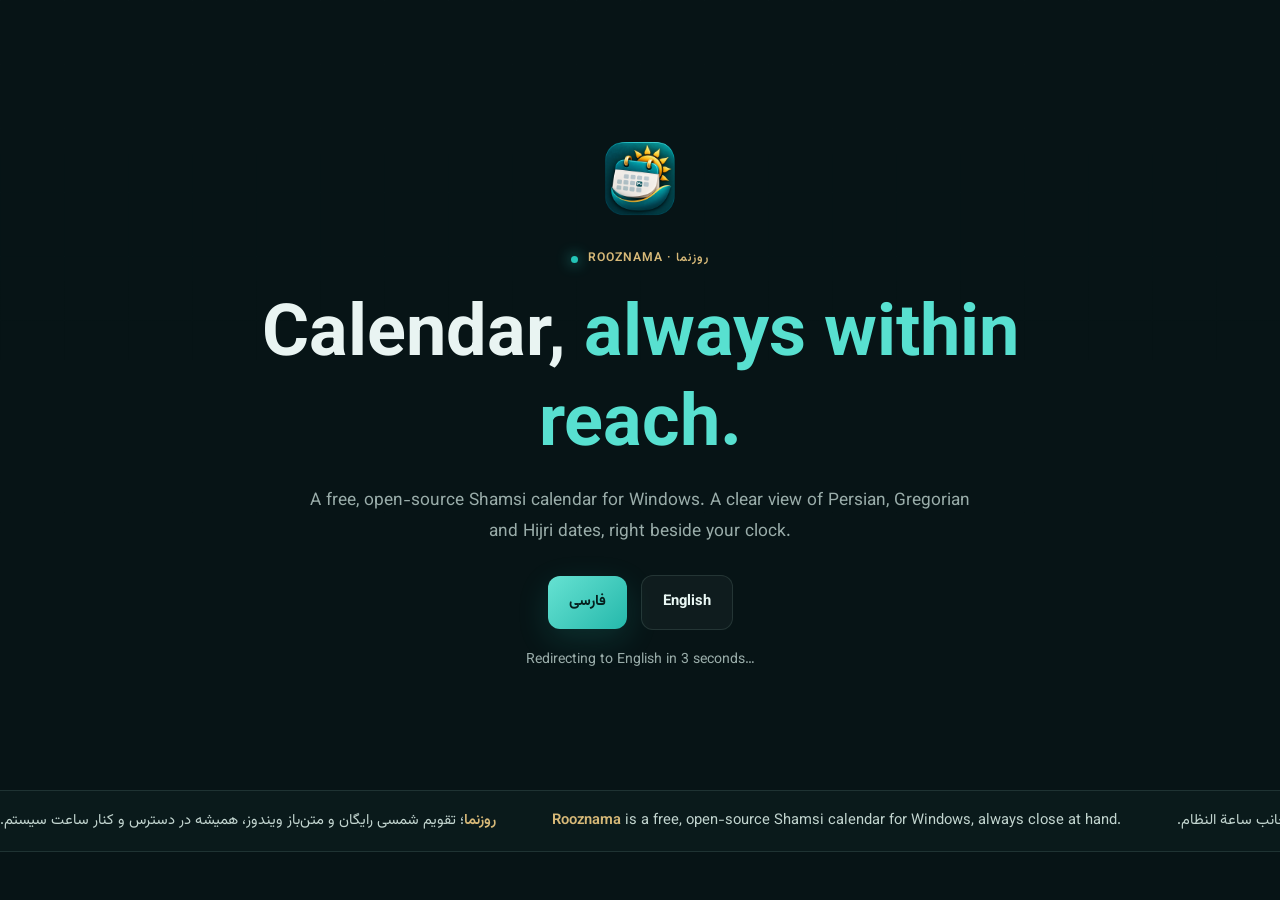
<file: docs/index.html>
<!DOCTYPE html>

<html lang="en"><head>
<meta charset="utf-8"/><meta content="width=device-width,initial-scale=1" name="viewport"/>
<meta content="#071b1d" name="theme-color"/>
<title>Rooznama | روزنما – Free Shamsi Calendar for Windows</title>
<meta content="Rooznama is a free, open-source Shamsi calendar for Windows with Persian, Gregorian and Hijri dates. روزنما، تقویم شمسی رایگان و متن‌باز ویندوز." name="description"/>
<meta content="index,follow,max-image-preview:large" name="robots"/>
<link href="favico.ico" rel="icon" sizes="any"/><link href="assets/apple-touch-icon.png" rel="apple-touch-icon"/>
<link href="styles.css" rel="stylesheet"/>
<link href="https://abulhallaj.github.io/rooznama/fa/" hreflang="fa" rel="alternate"/>
<link href="https://abulhallaj.github.io/rooznama/en/" hreflang="en" rel="alternate"/>
<link href="https://abulhallaj.github.io/rooznama/" hreflang="x-default" rel="alternate"/>

<style>
.gateway{min-height:100vh;display:flex;flex-direction:column;justify-content:center;padding:72px 0 48px}
.gateway-main{text-align:center;max-width:850px;margin:auto}
.gateway-logo{width:92px;height:92px;object-fit:contain;margin:0 auto 24px}
.gateway h1{font-size:clamp(2.4rem,6vw,4.5rem);margin:0 0 12px;line-height:1.25}
.gateway h1 span{color:var(--teal-bright)}
.gateway-lead{color:var(--muted);font-size:1.08rem;margin:0 auto 28px;max-width:680px}
.gateway-actions{justify-content:center;margin-bottom:48px}
.language-stream{overflow:hidden;border-block:1px solid var(--line);background:rgba(13,32,34,.55);padding:17px 0;margin-top:28px}
.language-stream-track{display:flex;width:max-content;gap:56px;animation:language-scroll 48s linear infinite}
.language-stream:hover .language-stream-track{animation-play-state:paused}
.language-stream span{white-space:nowrap;color:#c2d5cf;font-size:.92rem}
.language-stream b{color:var(--gold);font-weight:600}
@keyframes language-scroll{to{transform:translateX(-50%)}}
@media(prefers-reduced-motion:reduce){.language-stream-track{animation:none;flex-wrap:wrap;width:auto;justify-content:center;padding-inline:20px}}
</style></head>
<body><main class="gateway"><div class="container gateway-main">
<img alt="Rooznama icon" class="gateway-logo" src="assets/rooznama-icon-512.png"/>
<div class="eyebrow" style="justify-content:center"><span class="eyebrow-dot"></span> ROOZNAMA · روزنما</div>
<h1>Calendar, <span>always within reach.</span></h1>
<p class="gateway-lead">A free, open-source Shamsi calendar for Windows. A clear view of Persian, Gregorian and Hijri dates, right beside your clock.</p>
<div class="hero-actions gateway-actions"><a class="button button-primary" href="fa/">فارسی</a><a class="button button-secondary" href="en/">English</a></div><p class="gateway-lead" id="redirect-status" style="font-size:.88rem;margin-top:-30px;margin-bottom:28px;">Choose your language; automatic redirect in 4 seconds.</p>
</div>
<div aria-label="About Rooznama in multiple languages" class="language-stream"><div class="language-stream-track">
<span dir="rtl" lang="fa"><b>روزنما</b>؛ تقویم شمسی رایگان و متن‌باز ویندوز، همیشه در دسترس و کنار ساعت سیستم.</span>
<span lang="en"><b>Rooznama</b> is a free, open-source Shamsi calendar for Windows, always close at hand.</span>
<span dir="rtl" lang="ar"><b>روزنما</b> تقويم شمسي مجاني ومفتوح المصدر لنظام ويندوز، متاح بسهولة بجانب ساعة النظام.</span>
<span dir="rtl" lang="fa">نمایش تاریخ شمسی، میلادی و قمری؛ مبدل تاریخ و مناسبت‌ها، بدون نیاز به اینترنت برای استفاده روزمره.</span>
<span lang="en">View Persian, Gregorian and Hijri dates, convert calendars and browse observances — no internet required for everyday use.</span>
<span dir="rtl" lang="ar">عرض التواريخ الشمسية والميلادية والهجرية وتحويلها، مع المناسبات، دون الحاجة إلى الإنترنت للاستخدام اليومي.</span>
<span dir="rtl" lang="fa"><b>روزنما</b>؛ تقویم شمسی رایگان و متن‌باز ویندوز، همیشه در دسترس و کنار ساعت سیستم.</span>
<span lang="en"><b>Rooznama</b> is a free, open-source Shamsi calendar for Windows, always close at hand.</span>
<span dir="rtl" lang="ar"><b>روزنما</b> تقويم شمسي مجاني ومفتوح المصدر لنظام ويندوز، متاح بسهولة بجانب ساعة النظام.</span>
</div></div>
</main><script>(function(){
  var langs = navigator.languages && navigator.languages.length ? navigator.languages : [navigator.language || 'en'];
  var chosen = 'en';
  for (var i=0; i<langs.length; i++) {
    var lang = String(langs[i]).toLowerCase();
    if (lang.indexOf('fa') === 0) { chosen = 'fa'; break; }
    if (lang.indexOf('en') === 0) { chosen = 'en'; break; }
  }
  if (location.protocol === 'file:') return;
  var destination = chosen === 'fa' ? 'fa/' : 'en/';
  var remaining = 4;
  var status = document.getElementById('redirect-status');
  var timer = window.setInterval(function(){
    remaining--;
    if (status && remaining > 0) status.textContent = chosen === 'fa'
      ? 'انتقال خودکار به فارسی تا ' + remaining + ' ثانیه دیگر…'
      : 'Redirecting to English in ' + remaining + ' seconds…';
    if (remaining <= 0) { window.clearInterval(timer); window.location.href = destination; }
  }, 1000);
  document.querySelectorAll('.gateway-actions a').forEach(function(link){
    link.addEventListener('click', function(){ window.clearInterval(timer); });
  });
})();</script></body></html>
</file>
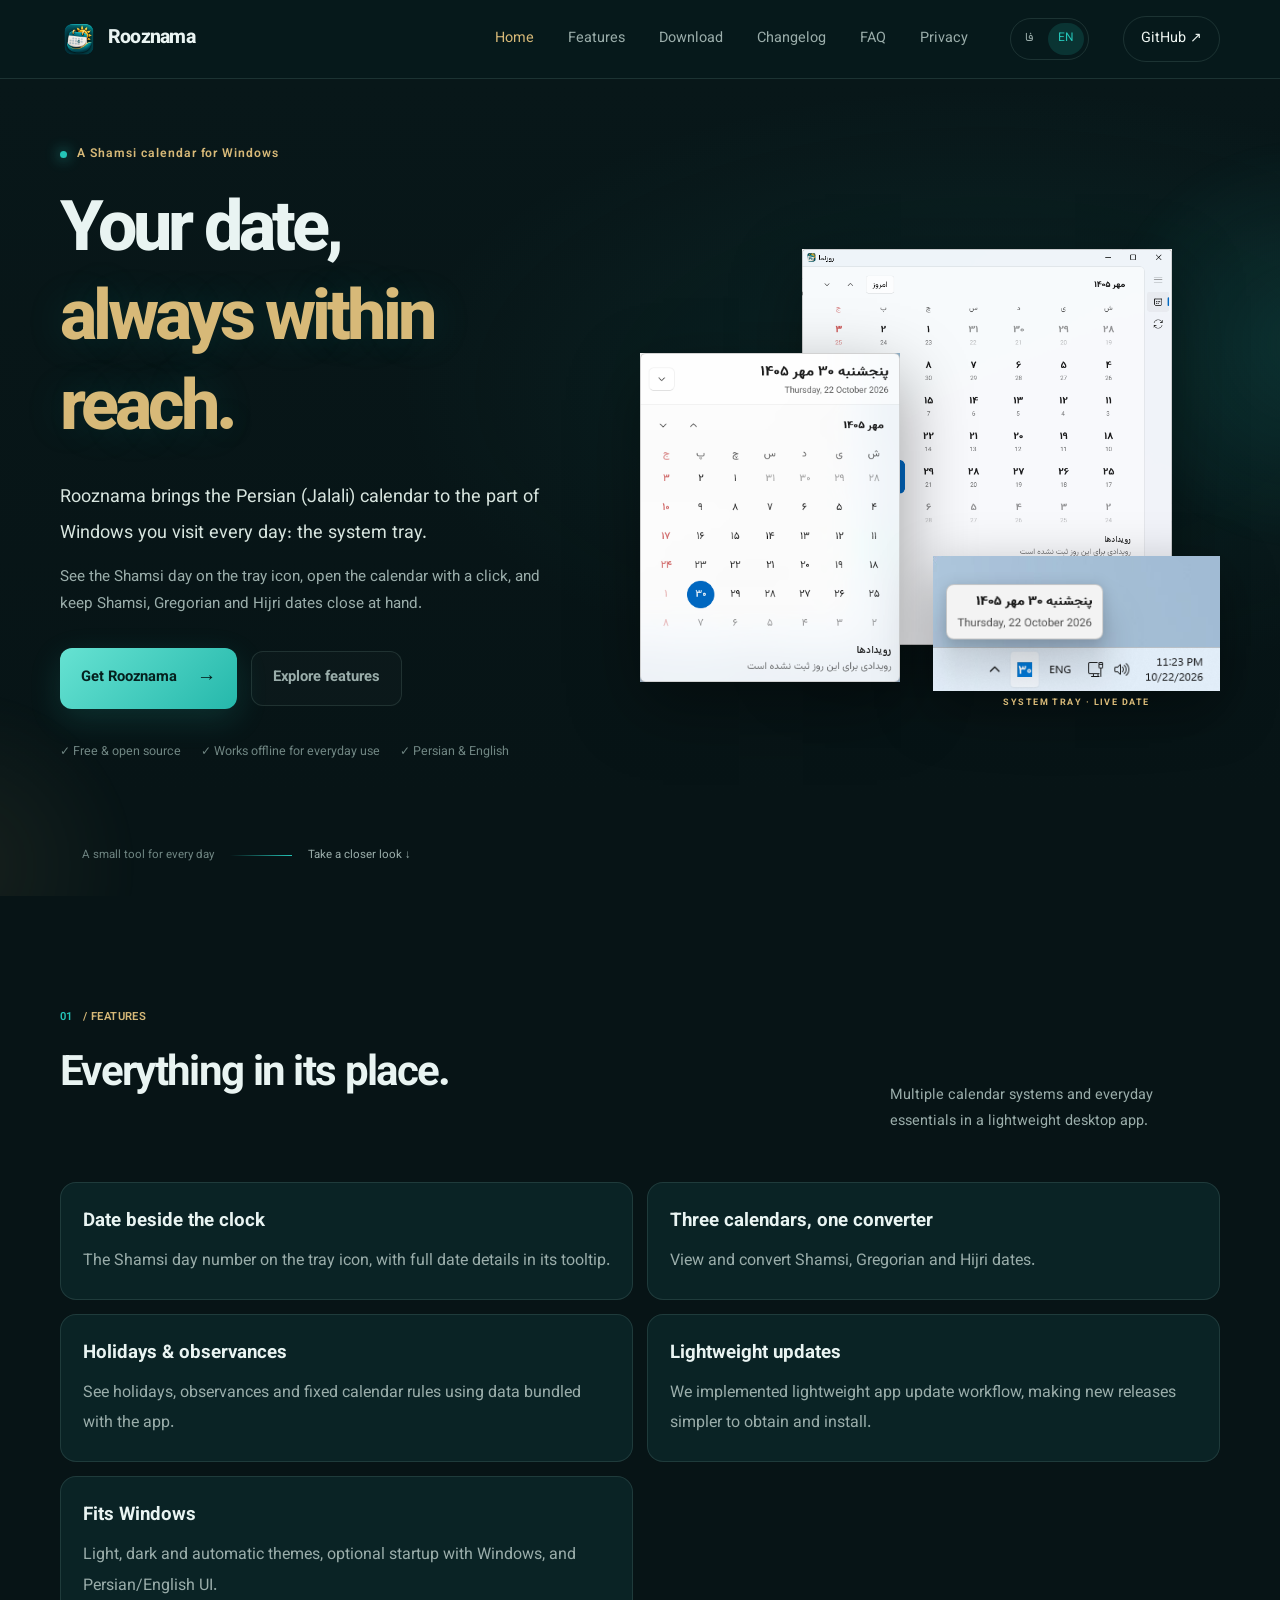
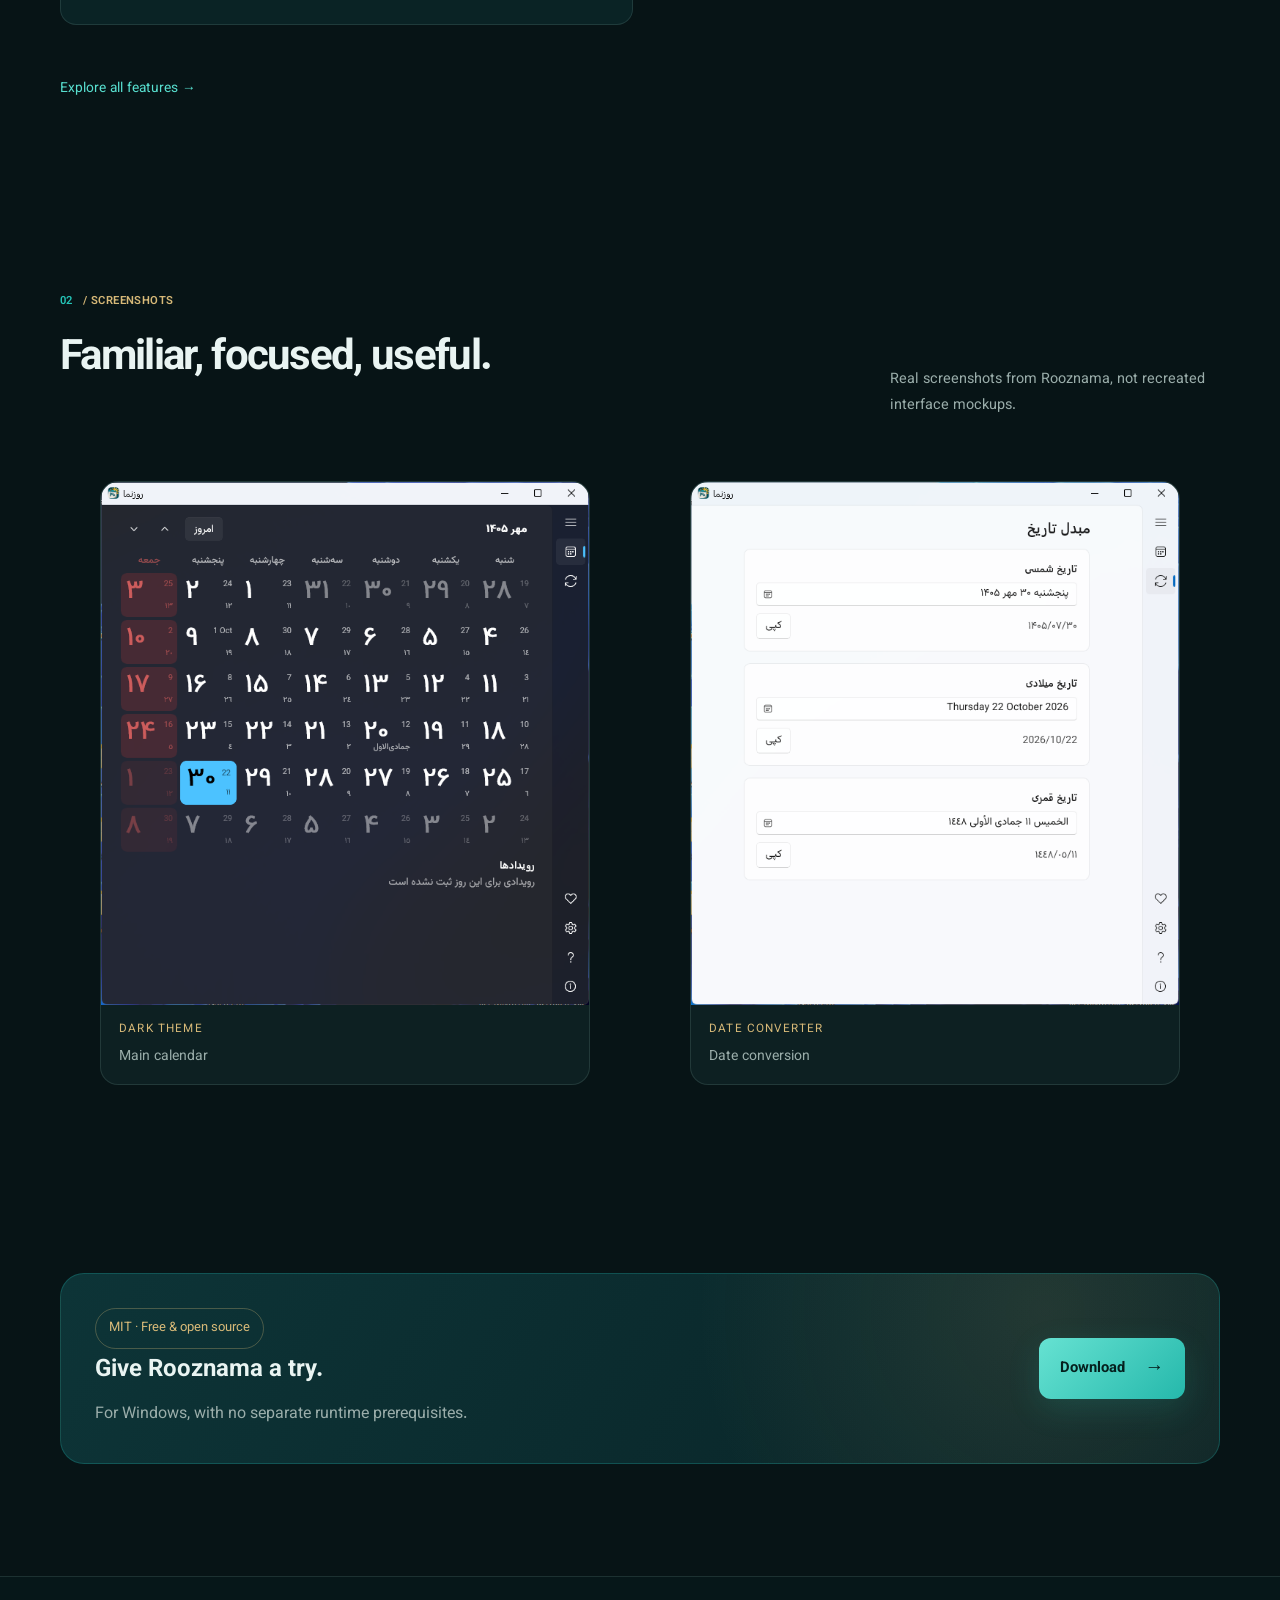
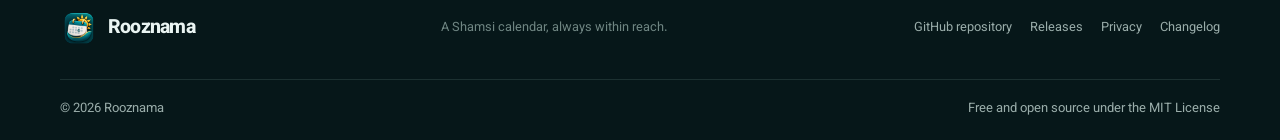
<file: docs/en/index.html>
<!DOCTYPE html>
<html dir="ltr" lang="en"><head><meta charset="utf-8"/><meta content="width=device-width,initial-scale=1" name="viewport"/><meta content="#071b1d" name="theme-color"/><title>Rooznama | Shamsi Calendar for Windows</title><meta content="Rooznama is a free, open-source Shamsi (Jalali) calendar for Windows, with a system tray date, calendar flyout, Shamsi, Gregorian and Hijri conversion, and lightweight updates." name="description"/><meta content="index,follow,max-image-preview:large" name="robots"/><link href="https://abulhallaj.github.io/rooznama/en/" rel="canonical"/><link href="../favico.ico" rel="icon" sizes="any"/><link href="../assets/apple-touch-icon.png" rel="apple-touch-icon"/><link href="../styles.css" rel="stylesheet"/><link href="https://abulhallaj.github.io/rooznama/fa/" hreflang="fa" rel="alternate"/><link href="https://abulhallaj.github.io/rooznama/en/" hreflang="en" rel="alternate"/><link href="https://abulhallaj.github.io/rooznama/en/" hreflang="x-default" rel="alternate"/><meta content="website" property="og:type"/><meta content="Rooznama | روزنما" property="og:site_name"/><meta content="Rooznama | Shamsi Calendar for Windows" property="og:title"/><meta content="Rooznama is a free, open-source Shamsi (Jalali) calendar for Windows, with a system tray date, calendar flyout, Shamsi, Gregorian and Hijri conversion, and lightweight updates." property="og:description"/><meta content="https://abulhallaj.github.io/rooznama/assets/rooznama-icon-512.png" property="og:image"/><meta content="https://abulhallaj.github.io/rooznama/en/" property="og:url"/><script type="application/ld+json">{"@context":"https://schema.org","@type":"SoftwareApplication","name":"Rooznama","alternateName":"روزنما","description":"A free, open-source Shamsi calendar for Windows, with a system tray date, Shamsi, Gregorian and Hijri conversion, and lightweight updates.","url":"https://abulhallaj.github.io/rooznama/en/","operatingSystem":"Windows 10 version 1809 or later","applicationCategory":"UtilitiesApplication","softwareVersion":"0.10.0","license":"https://github.com/Abulhallaj/rooznama/blob/main/LICENSE","codeRepository":"https://github.com/Abulhallaj/rooznama","downloadUrl":"https://github.com/Abulhallaj/rooznama/releases/latest","offers":{"@type":"Offer","price":"0","priceCurrency":"USD"}}</script></head><body><a class="skip-link" href="#main">Skip to content</a><header class="site-header"><div class="container nav-wrap"><a class="brand" href="./"><img alt="" src="../assets/rooznama-icon-512.png"/><span>Rooznama</span></a><button aria-controls="primary-nav" aria-expanded="false" aria-label="Open menu" class="menu-toggle" type="button"><span></span><span></span></button><nav aria-label="Main navigation" class="nav" id="primary-nav"><a aria-current="page" href="./">Home</a><a href="features/">Features</a><a href="download/">Download</a><a href="changelog/">Changelog</a><a href="faq/">FAQ</a><a href="privacy/">Privacy</a><div class="lang-switch"><a class="" href="../fa/">فا</a><a class="active" href="./">EN</a></div><a class="nav-github" href="https://github.com/Abulhallaj/rooznama" rel="noopener noreferrer" target="_blank">GitHub ↗</a></nav></div></header><main id="main"><section class="hero home-hero" id="top"><div class="hero-glow hero-glow-a"></div><div class="hero-glow hero-glow-b"></div><div class="container hero-grid"><div class="hero-copy reveal"><div class="eyebrow"><span class="eyebrow-dot"></span> A Shamsi calendar for Windows</div><h1>Your date,<br/><span>always within reach.</span></h1><p class="hero-lead">Rooznama brings the Persian (Jalali) calendar to the part of Windows you visit every day: the system tray.</p><p class="hero-detail">See the Shamsi day on the tray icon, open the calendar with a click, and keep Shamsi, Gregorian and Hijri dates close at hand.</p><div class="hero-actions"><a class="button button-primary" href="download/">Get Rooznama <span class="button-arrow">→</span></a><a class="button button-quiet" href="features/">Explore features</a></div><div class="hero-meta"><span>✓ Free &amp; open source</span><span>✓ Works offline for everyday use</span><span>✓ Persian &amp; English</span></div></div><div class="hero-product reveal"><div class="product-window main-window"><div class="window-top"><span class="window-title">Rooznama</span><span class="window-controls">—　□　×</span></div><img alt="Rooznama main calendar window" fetchpriority="high" src="../rooznama_mainwindow.png"/></div><div class="product-window flyout-window"><div class="flyout-label"><span class="live-dot"></span> Always close by</div><img alt="Rooznama calendar flyout beside the taskbar" src="../rooznama_flyoutwindow.png"/></div><div class="tray-tooltip-visual">
<div class="tray-tooltip-picture"><img class="tray-tooltip-light" src="../assets/rooznama_light_traytooltip.png" alt="Rooznama Shamsi and Gregorian date tooltip in light theme" loading="eager"/><img class="tray-tooltip-dark" src="../assets/rooznama_dark_traytooltip.png" alt="Rooznama Shamsi and Gregorian date tooltip in dark theme" loading="eager"/></div>
<span class="tray-tooltip-caption">SYSTEM TRAY · LIVE DATE</span></div></div><div class="container hero-bottom"><span>A small tool for every day</span><span class="scroll-line"></span><a href="#screenshots">Take a closer look ↓</a></div></section>
<section class="home-features section-pad"><div class="container"><div class="section-heading"><div><div class="section-kicker"><span>01</span> / FEATURES</div><h2>Everything in its place.</h2></div><p>Multiple calendar systems and everyday essentials in a lightweight desktop app.</p></div><div class="feature-list"><article><h3>Date beside the clock</h3><p>The Shamsi day number on the tray icon, with full date details in its tooltip.</p></article><article><h3>Three calendars, one converter</h3><p>View and convert Shamsi, Gregorian and Hijri dates.</p></article><article><h3>Holidays &amp; observances</h3><p>See holidays, observances and fixed calendar rules using data bundled with the app.</p></article><article><h3>Lightweight updates </h3><p>We implemented lightweight app update workflow, making new releases simpler to obtain and install.</p></article><article><h3>Fits Windows</h3><p>Light, dark and automatic themes, optional startup with Windows, and Persian/English UI.</p></article></div><p style="margin-top:24px"><a class="text-link" href="features/">Explore all features →</a></p></div></section>
<section class="home-screens section-pad" id="screenshots"><div class="container"><div class="section-heading"><div><div class="section-kicker"><span>02</span> / SCREENSHOTS</div><h2>Familiar, focused, useful.</h2></div><p>Real screenshots from Rooznama, not recreated interface mockups.</p></div><div class="shot-grid"><figure class="shot-card"><img alt="Rooznama main calendar in dark theme" loading="lazy" src="../assets/rooznama_dark_calendar.png"/><figcaption><small>DARK THEME</small>Main calendar</figcaption></figure><figure class="shot-card"><img alt="Three-calendar date converter in light theme" loading="lazy" src="../assets/rooznama_light_dateconvertor.png"/><figcaption><small>DATE CONVERTER</small>Date conversion</figcaption></figure></div></div></section>
<section class="section-pad"><div class="container"><div class="cta-strip"><div><span class="license-mark">MIT · Free &amp; open source</span><h2>Give Rooznama a try.</h2><p>For Windows, with no separate runtime prerequisites.</p></div><a class="button button-primary" href="download/">Download <span class="button-arrow">→</span></a></div></div></section></main><footer class="site-footer"><div class="container footer-top"><a class="brand" href="./"><img alt="" src="../assets/rooznama-icon-512.png"/><span>Rooznama</span></a><p>A Shamsi calendar, always within reach.</p><div class="footer-links"><a href="https://github.com/Abulhallaj/rooznama" rel="noopener" target="_blank">GitHub repository</a><a href="https://github.com/Abulhallaj/rooznama/releases" rel="noopener" target="_blank">Releases</a><a href="privacy/">Privacy</a><a href="changelog/">Changelog</a></div></div><div class="container footer-bottom"><span>© 2026 Rooznama</span><span>Free and open source under the MIT License</span></div></footer><script defer="" src="../script.js"></script></body></html>
</file>
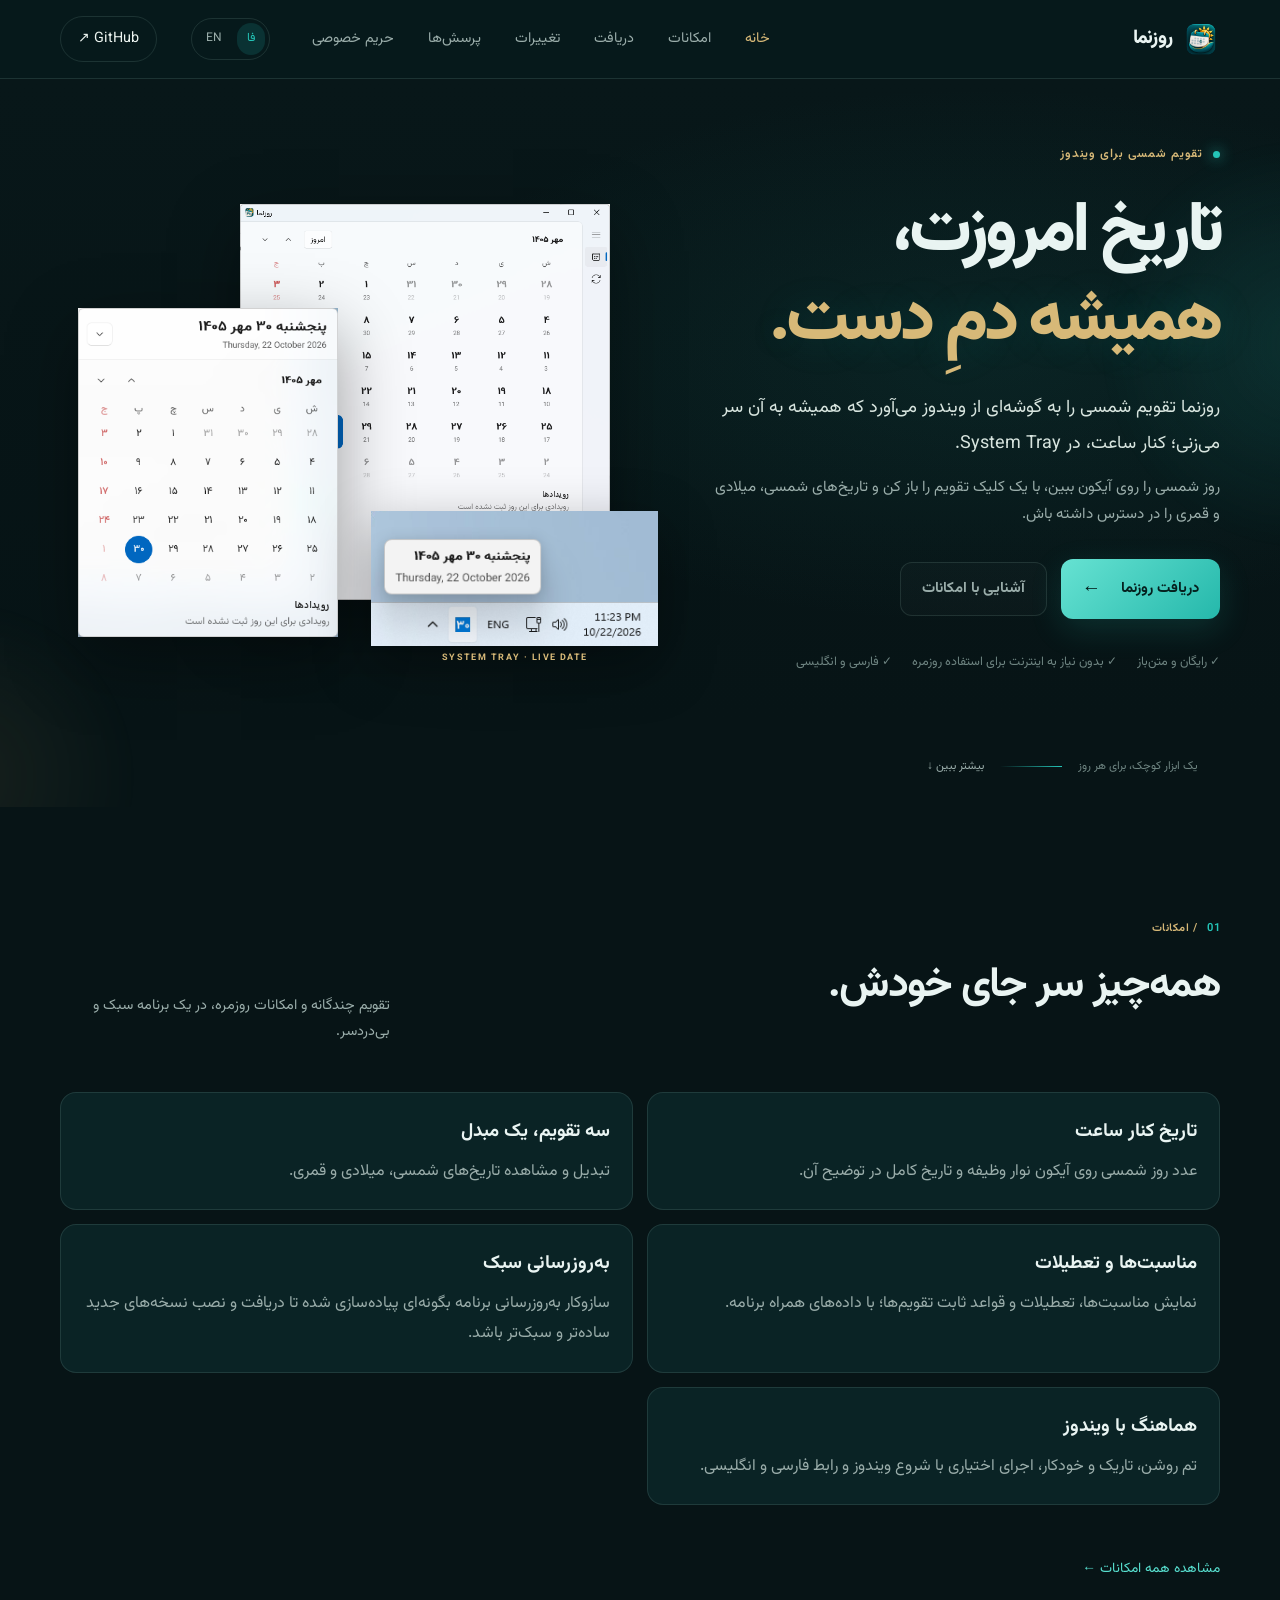
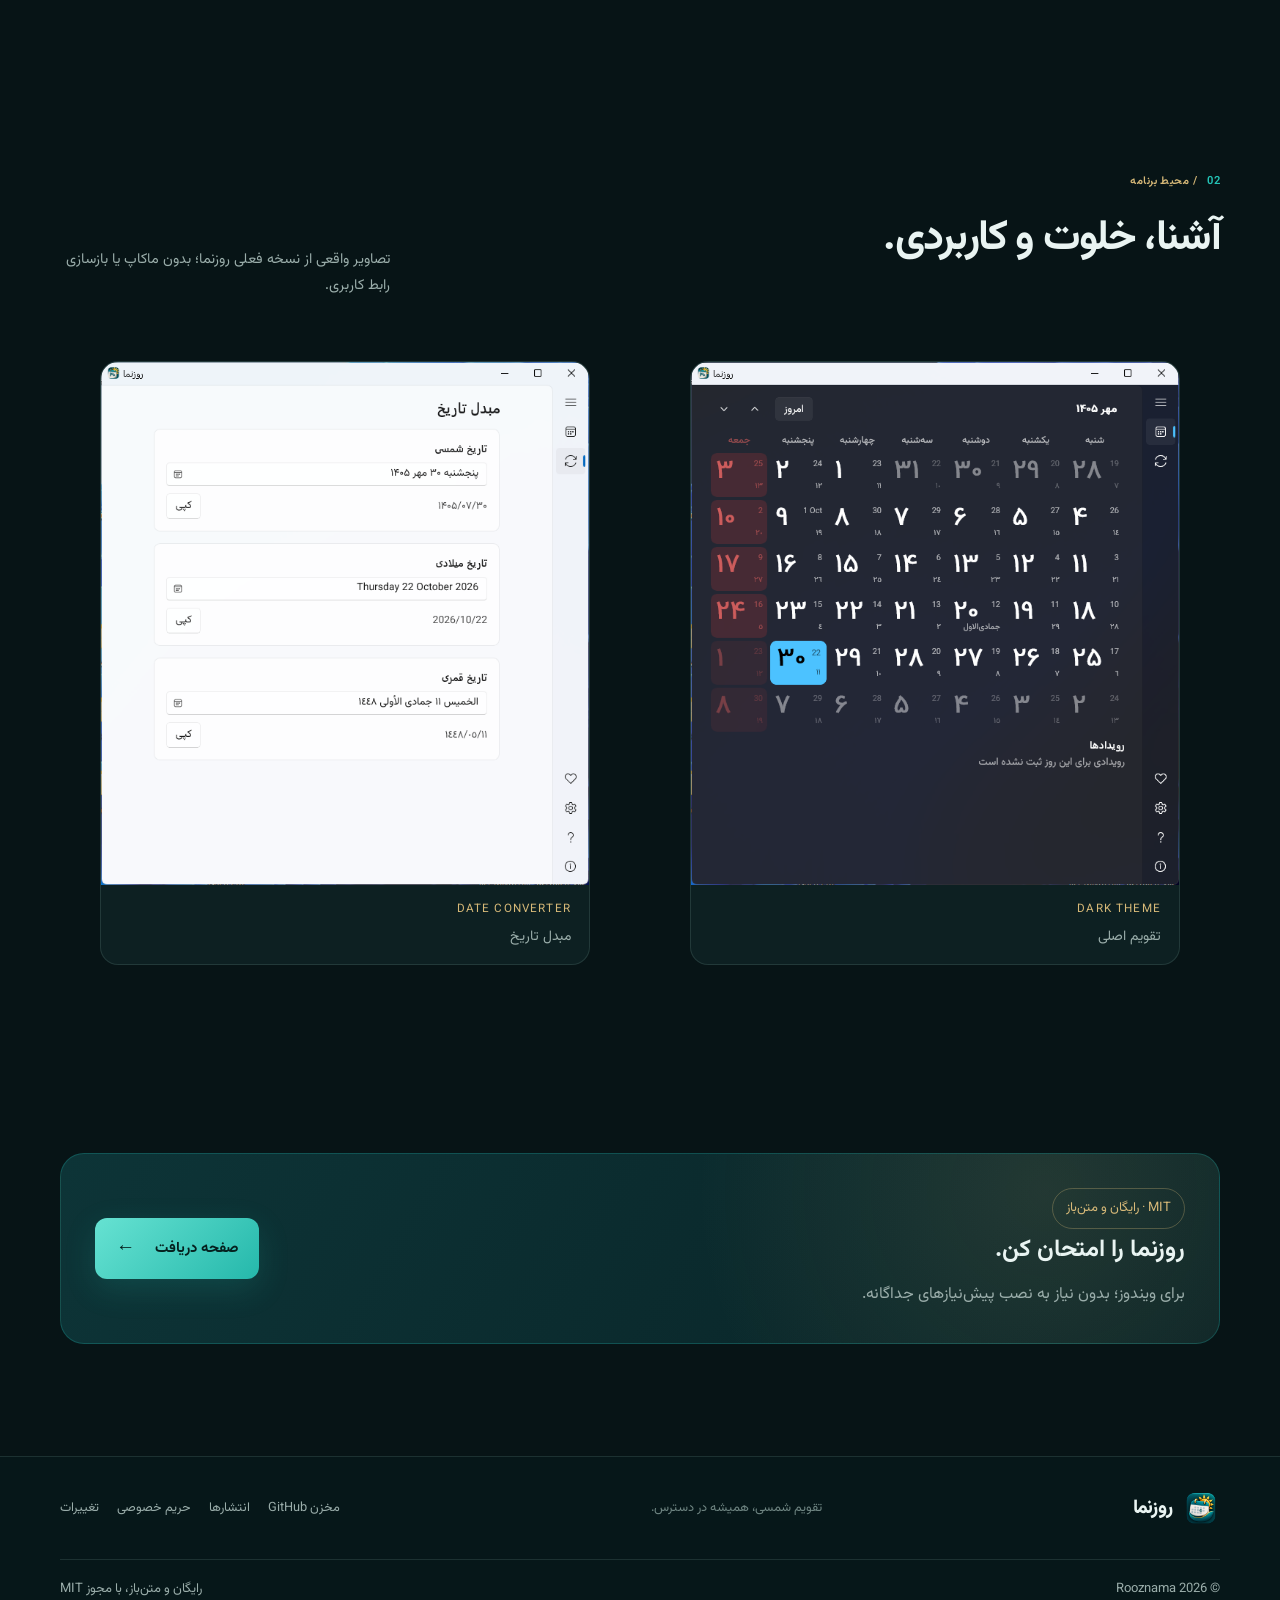
<file: docs/fa/index.html>
<!DOCTYPE html>
<html dir="rtl" lang="fa">

<head>
    <meta charset="utf-8" />
    <meta content="width=device-width,initial-scale=1" name="viewport" />
    <meta content="#071b1d" name="theme-color" />
    <title>روزنما | تقویم شمسی ویندوز، همیشه در دسترس</title>
    <meta
        content="روزنما یک تقویم شمسی رایگان و متن‌باز برای ویندوز است؛ نمایش تاریخ در System Tray، تقویم شمسی، تبدیل تاریخ‌های شمسی، میلادی و قمری و به‌روزرسانی سبک."
        name="description" />
    <meta content="index,follow,max-image-preview:large" name="robots" />
    <link href="https://abulhallaj.github.io/rooznama/fa/" rel="canonical" />
    <link href="../favico.ico" rel="icon" sizes="any" />
    <link href="../assets/apple-touch-icon.png" rel="apple-touch-icon" />
    <link href="../styles.css" rel="stylesheet" />
    <link href="https://abulhallaj.github.io/rooznama/fa/" hreflang="fa" rel="alternate" />
    <link href="https://abulhallaj.github.io/rooznama/en/" hreflang="en" rel="alternate" />
    <link href="https://abulhallaj.github.io/rooznama/en/" hreflang="x-default" rel="alternate" />
    <meta content="website" property="og:type" />
    <meta content="Rooznama | روزنما" property="og:site_name" />
    <meta content="روزنما | تقویم شمسی ویندوز، همیشه در دسترس" property="og:title" />
    <meta
        content="روزنما یک تقویم شمسی رایگان و متن‌باز برای ویندوز است؛ نمایش تاریخ در System Tray، تقویم شمسی، تبدیل تاریخ‌های شمسی، میلادی و قمری و به‌روزرسانی سبک."
        property="og:description" />
    <meta content="https://abulhallaj.github.io/rooznama/assets/rooznama-icon-512.png" property="og:image" />
    <meta content="https://abulhallaj.github.io/rooznama/fa/" property="og:url" />
    <script
        type="application/ld+json">{"@context":"https://schema.org","@type":"SoftwareApplication","name":"روزنما","alternateName":"Rooznama","description":"تقویم شمسی رایگان و متن‌باز برای ویندوز، با نمایش تاریخ در System Tray و تبدیل تاریخ‌های شمسی، میلادی و قمری.","url":"https://abulhallaj.github.io/rooznama/fa/","operatingSystem":"Windows 10 version 1809 or later","applicationCategory":"UtilitiesApplication","softwareVersion":"0.10.0","license":"https://github.com/Abulhallaj/rooznama/blob/main/LICENSE","codeRepository":"https://github.com/Abulhallaj/rooznama","downloadUrl":"https://github.com/Abulhallaj/rooznama/releases/latest","offers":{"@type":"Offer","price":"0","priceCurrency":"USD"}}</script>
</head>

<body><a class="skip-link" href="#main">رفتن به محتوای اصلی</a>
    <header class="site-header">
        <div class="container nav-wrap"><a class="brand" href="./"><img alt=""
                    src="../assets/rooznama-icon-512.png" /><span>روزنما</span></a><button aria-controls="primary-nav"
                aria-expanded="false" aria-label="باز کردن منو" class="menu-toggle"
                type="button"><span></span><span></span></button>
            <nav aria-label="ناوبری اصلی" class="nav" id="primary-nav"><a aria-current="page" href="./">خانه</a><a
                    href="features/">امکانات</a><a href="download/">دریافت</a><a href="changelog/">تغییرات</a><a
                    href="faq/">پرسش‌ها</a><a href="privacy/">حریم خصوصی</a>
                <div class="lang-switch"><a class="active" href="./">فا</a><a class="" href="../en/">EN</a></div><a
                    class="nav-github" href="https://github.com/Abulhallaj/rooznama" rel="noopener noreferrer"
                    target="_blank">GitHub ↗</a>
            </nav>
        </div>
    </header>
    <main id="main">
        <section class="hero home-hero" id="top">
            <div class="hero-glow hero-glow-a"></div>
            <div class="hero-glow hero-glow-b"></div>
            <div class="container hero-grid">
                <div class="hero-copy reveal">
                    <div class="eyebrow"><span class="eyebrow-dot"></span> تقویم شمسی برای ویندوز</div>
                    <h1>تاریخ امروزت،<br /><span>همیشه دمِ دست.</span></h1>
                    <p class="hero-lead">روزنما تقویم شمسی را به گوشه‌ای از ویندوز می‌آورد که همیشه به آن سر می‌زنی؛
                        کنار ساعت، در System Tray.</p>
                    <p class="hero-detail">روز شمسی را روی آیکون ببین، با یک کلیک تقویم را باز کن و تاریخ‌های شمسی،
                        میلادی و قمری را در دسترس داشته باش.</p>
                    <div class="hero-actions"><a class="button button-primary" href="download/">دریافت روزنما <span
                                class="button-arrow">←</span></a><a class="button button-quiet" href="features/">آشنایی
                            با امکانات</a></div>
                    <div class="hero-meta"><span>✓ رایگان و متن‌باز</span><span>✓ بدون نیاز به اینترنت برای استفاده
                            روزمره</span><span>✓ فارسی و انگلیسی</span></div>
                </div>
                <div class="hero-product reveal">
                    <div class="product-window main-window">
                        <div class="window-top"><span class="window-title">روزنما</span><span
                                class="window-controls">—　□　×</span></div><img alt="پنجره اصلی تقویم روزنما"
                            fetchpriority="high" src="../rooznama_mainwindow.png" />
                    </div>
                    <div class="product-window flyout-window">
                        <div class="flyout-label"><span class="live-dot"></span> همیشه در دسترس</div><img
                            alt="تقویم بازشونده روزنما کنار تسک‌بار" src="../rooznama_flyoutwindow.png" />
                    </div>
                    <div class="tray-tooltip-visual">
                        <div class="tray-tooltip-picture"><img class="tray-tooltip-light"
                                src="../assets/rooznama_light_traytooltip.png"
                                alt="نمایش تاریخ شمسی و میلادی روزنما در tooltip تم روشن" loading="eager" /><img
                                class="tray-tooltip-dark" src="../assets/rooznama_dark_traytooltip.png"
                                alt="نمایش تاریخ شمسی و میلادی روزنما در tooltip تم تاریک" loading="eager" /></div>
                        <span class="tray-tooltip-caption">SYSTEM TRAY · LIVE DATE</span>
                    </div>
                </div>
                <div class="container hero-bottom"><span>یک ابزار کوچک، برای هر روز</span><span
                        class="scroll-line"></span><a href="#screenshots">بیشتر ببین ↓</a></div>
        </section>
        <section class="home-features section-pad">
            <div class="container">
                <div class="section-heading">
                    <div>
                        <div class="section-kicker"><span>01</span> / امکانات</div>
                        <h2>همه‌چیز سر جای خودش.</h2>
                    </div>
                    <p>تقویم چندگانه و امکانات روزمره، در یک برنامه سبک و بی‌دردسر.</p>
                </div>
                <div class="feature-list">
                    <article>
                        <h3>تاریخ کنار ساعت</h3>
                        <p>عدد روز شمسی روی آیکون نوار وظیفه و تاریخ کامل در توضیح آن.</p>
                    </article>
                    <article>
                        <h3>سه تقویم، یک مبدل</h3>
                        <p>تبدیل و مشاهده تاریخ‌های شمسی، میلادی و قمری.</p>
                    </article>
                    <article>
                        <h3>مناسبت‌ها و تعطیلات</h3>
                        <p>نمایش مناسبت‌ها، تعطیلات و قواعد ثابت تقویم‌ها؛ با داده‌های همراه برنامه.</p>
                    </article>
                    <article>
                        <h3>به‌روزرسانی سبک</h3>
                        <p>سازوکار به‌روزرسانی برنامه بگونه‌ای پیاده‌سازی شده تا دریافت و نصب
                            نسخه‌های جدید ساده‌تر و سبک‌تر باشد.</p>
                    </article>
                    <article>
                        <h3>هماهنگ با ویندوز</h3>
                        <p>تم روشن، تاریک و خودکار، اجرای اختیاری با شروع ویندوز و رابط فارسی و انگلیسی.</p>
                    </article>
                </div>
                <p style="margin-top:24px"><a class="text-link" href="features/">مشاهده همه امکانات ←</a></p>
            </div>
        </section>
        <section class="home-screens section-pad" id="screenshots">
            <div class="container">
                <div class="section-heading">
                    <div>
                        <div class="section-kicker"><span>02</span> / محیط برنامه</div>
                        <h2>آشنا، خلوت و کاربردی.</h2>
                    </div>
                    <p>تصاویر واقعی از نسخه فعلی روزنما؛ بدون ماکاپ یا بازسازی رابط کاربری.</p>
                </div>
                <div class="shot-grid">
                    <figure class="shot-card"><img alt="تقویم اصلی روزنما در تم تاریک" loading="lazy"
                            src="../assets/rooznama_dark_calendar.png" />
                        <figcaption><small>DARK THEME</small>تقویم اصلی</figcaption>
                    </figure>
                    <figure class="shot-card"><img alt="مبدل سه‌تقویمه در تم روشن" loading="lazy"
                            src="../assets/rooznama_light_dateconvertor.png" />
                        <figcaption><small>DATE CONVERTER</small>مبدل تاریخ</figcaption>
                    </figure>
                </div>
            </div>
        </section>
        <section class="section-pad">
            <div class="container">
                <div class="cta-strip">
                    <div><span class="license-mark">MIT · رایگان و متن‌باز</span>
                        <h2>روزنما را امتحان کن.</h2>
                        <p>برای ویندوز؛ بدون نیاز به نصب پیش‌نیازهای جداگانه.</p>
                    </div><a class="button button-primary" href="download/">صفحه دریافت <span
                            class="button-arrow">←</span></a>
                </div>
            </div>
        </section>
    </main>
    <footer class="site-footer">
        <div class="container footer-top"><a class="brand" href="./"><img alt=""
                    src="../assets/rooznama-icon-512.png" /><span>روزنما</span></a>
            <p>تقویم شمسی، همیشه در دسترس.</p>
            <div class="footer-links"><a href="https://github.com/Abulhallaj/rooznama" rel="noopener"
                    target="_blank">مخزن GitHub</a><a href="https://github.com/Abulhallaj/rooznama/releases"
                    rel="noopener" target="_blank">انتشارها</a><a href="privacy/">حریم خصوصی</a><a
                    href="changelog/">تغییرات</a></div>
        </div>
        <div class="container footer-bottom"><span>© 2026 Rooznama</span><span>رایگان و متن‌باز، با مجوز MIT</span>
        </div>
    </footer>
    <script defer="" src="../script.js"></script>
</body>

</html>
</file>
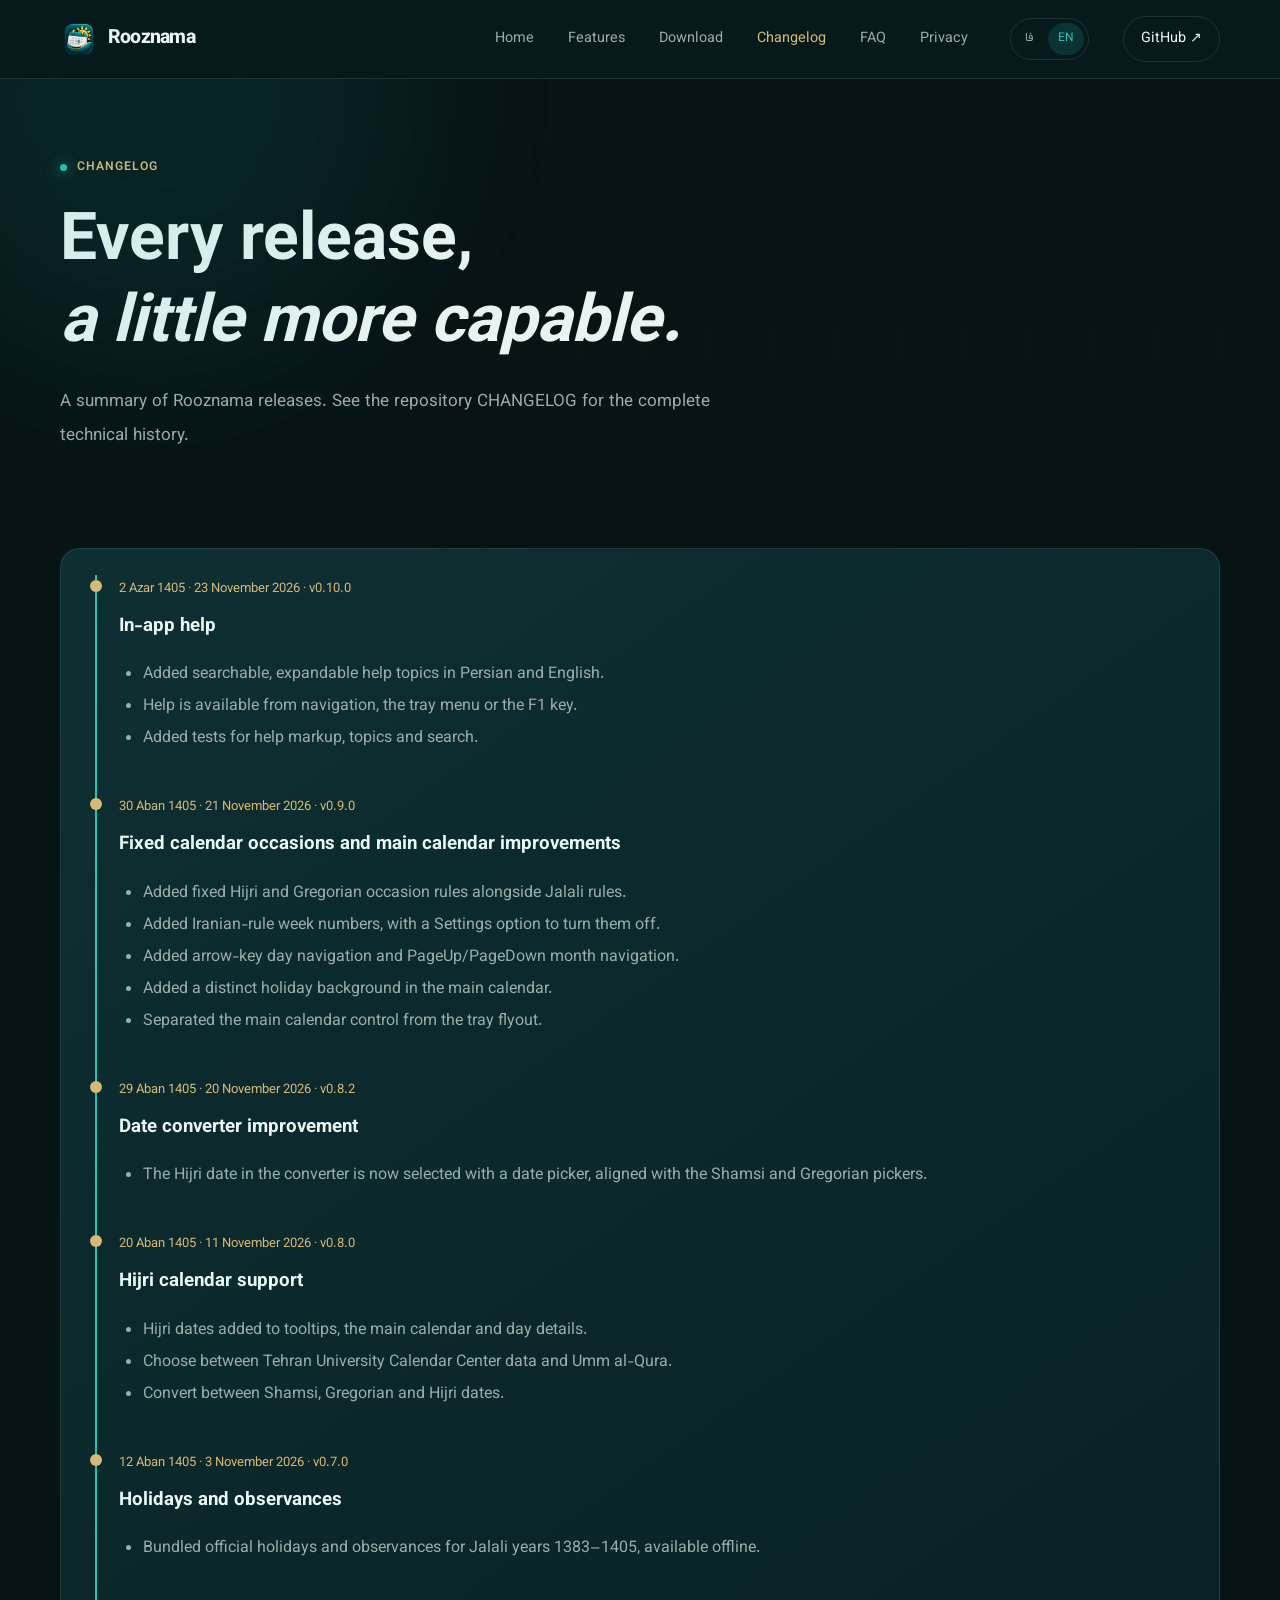
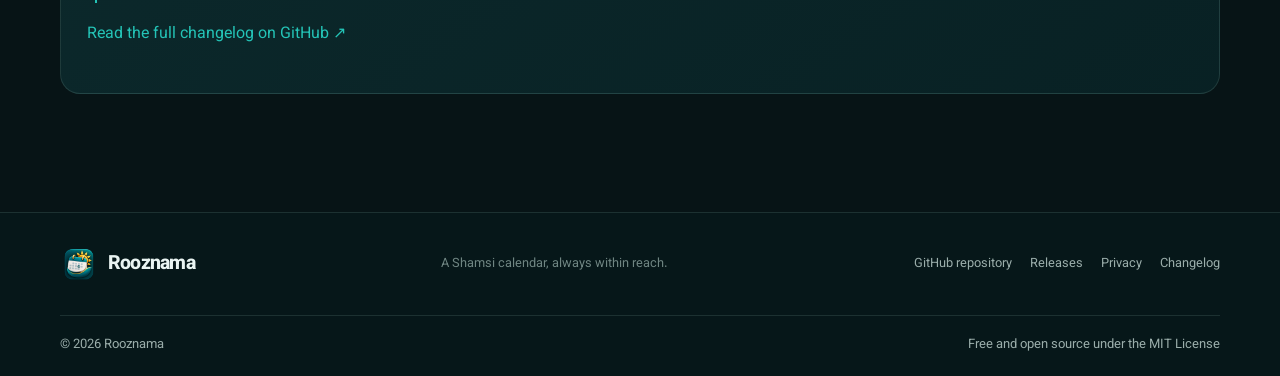
<file: docs/en/changelog/index.html>
<!DOCTYPE html>
<html dir="ltr" lang="en"><head><meta charset="utf-8"/><meta content="width=device-width,initial-scale=1" name="viewport"/><meta content="#071b1d" name="theme-color"/><title>Rooznama Changelog | Release History</title><meta content="Rooznama release history from v0.7.0 to v0.10.0, including Hijri dates, observances, week numbers and in-app help." name="description"/><meta content="index,follow,max-image-preview:large" name="robots"/><link href="https://abulhallaj.github.io/rooznama/en/changelog/" rel="canonical"/><link href="../../favico.ico" rel="icon" sizes="any"/><link href="../../assets/apple-touch-icon.png" rel="apple-touch-icon"/><link href="../../styles.css" rel="stylesheet"/><link href="https://abulhallaj.github.io/rooznama/fa/changelog/" hreflang="fa" rel="alternate"/><link href="https://abulhallaj.github.io/rooznama/en/" hreflang="en" rel="alternate"/><link href="https://abulhallaj.github.io/rooznama/en/" hreflang="x-default" rel="alternate"/><meta content="website" property="og:type"/><meta content="Rooznama | روزنما" property="og:site_name"/><meta content="Rooznama Changelog | Release History" property="og:title"/><meta content="Rooznama release history from v0.7.0 to v0.10.0, including Hijri dates, observances, week numbers and in-app help." property="og:description"/><meta content="https://abulhallaj.github.io/rooznama/assets/rooznama-icon-512.png" property="og:image"/><meta content="https://abulhallaj.github.io/rooznama/en/changelog/" property="og:url"/></head><body><a class="skip-link" href="#main">Skip to content</a><header class="site-header"><div class="container nav-wrap"><a class="brand" href="../"><img alt="" src="../../assets/rooznama-icon-512.png"/><span>Rooznama</span></a><button aria-controls="primary-nav" aria-expanded="false" aria-label="Open menu" class="menu-toggle" type="button"><span></span><span></span></button><nav aria-label="Main navigation" class="nav" id="primary-nav"><a href="../">Home</a><a href="../features/">Features</a><a href="../download/">Download</a><a aria-current="page" href="./">Changelog</a><a href="../faq/">FAQ</a><a href="../privacy/">Privacy</a><div class="lang-switch"><a class="" href="../../fa/">فا</a><a class="active" href="../">EN</a></div><a class="nav-github" href="https://github.com/Abulhallaj/rooznama" rel="noopener noreferrer" target="_blank">GitHub ↗</a></nav></div></header><main id="main"><section class="page-hero"><div class="container"><div class="eyebrow"><span class="eyebrow-dot"></span>CHANGELOG</div><h1>Every release,<br/><em>a little more capable.</em></h1><p>A summary of Rooznama releases. See the repository CHANGELOG for the complete technical history.</p></div></section><section class="page-content"><div class="container"><div class="content-panel"><div class="timeline-item"><time>2 Azar 1405 · 23 November 2026 · v0.10.0</time><h3>In-app help</h3><ul><li>Added searchable, expandable help topics in Persian and English.</li><li>Help is available from navigation, the tray menu or the F1 key.</li><li>Added tests for help markup, topics and search.</li></ul></div><div class="timeline-item"><time>30 Aban 1405 · 21 November 2026 · v0.9.0</time><h3>Fixed calendar occasions and main calendar improvements</h3><ul><li>Added fixed Hijri and Gregorian occasion rules alongside Jalali rules.</li><li>Added Iranian-rule week numbers, with a Settings option to turn them off.</li><li>Added arrow-key day navigation and PageUp/PageDown month navigation.</li><li>Added a distinct holiday background in the main calendar.</li><li>Separated the main calendar control from the tray flyout.</li></ul></div><div class="timeline-item"><time>29 Aban 1405 · 20 November 2026 · v0.8.2</time><h3>Date converter improvement</h3><ul><li>The Hijri date in the converter is now selected with a date picker, aligned with the Shamsi and Gregorian pickers.</li></ul></div><div class="timeline-item"><time>20 Aban 1405 · 11 November 2026 · v0.8.0</time><h3>Hijri calendar support</h3><ul><li>Hijri dates added to tooltips, the main calendar and day details.</li><li>Choose between Tehran University Calendar Center data and Umm al-Qura.</li><li>Convert between Shamsi, Gregorian and Hijri dates.</li></ul></div><div class="timeline-item"><time>12 Aban 1405 · 3 November 2026 · v0.7.0</time><h3>Holidays and observances</h3><ul><li>Bundled official holidays and observances for Jalali years 1383–1405, available offline.</li></ul></div><p><a href="https://github.com/Abulhallaj/rooznama/blob/main/CHANGELOG.md" rel="noopener" target="_blank">Read the full changelog on GitHub ↗</a></p></div></div></section></main><footer class="site-footer"><div class="container footer-top"><a class="brand" href="../"><img alt="" src="../../assets/rooznama-icon-512.png"/><span>Rooznama</span></a><p>A Shamsi calendar, always within reach.</p><div class="footer-links"><a href="https://github.com/Abulhallaj/rooznama" rel="noopener" target="_blank">GitHub repository</a><a href="https://github.com/Abulhallaj/rooznama/releases" rel="noopener" target="_blank">Releases</a><a href="../privacy/">Privacy</a><a href="./">Changelog</a></div></div><div class="container footer-bottom"><span>© 2026 Rooznama</span><span>Free and open source under the MIT License</span></div></footer><script defer="" src="../../script.js"></script></body></html>
</file>
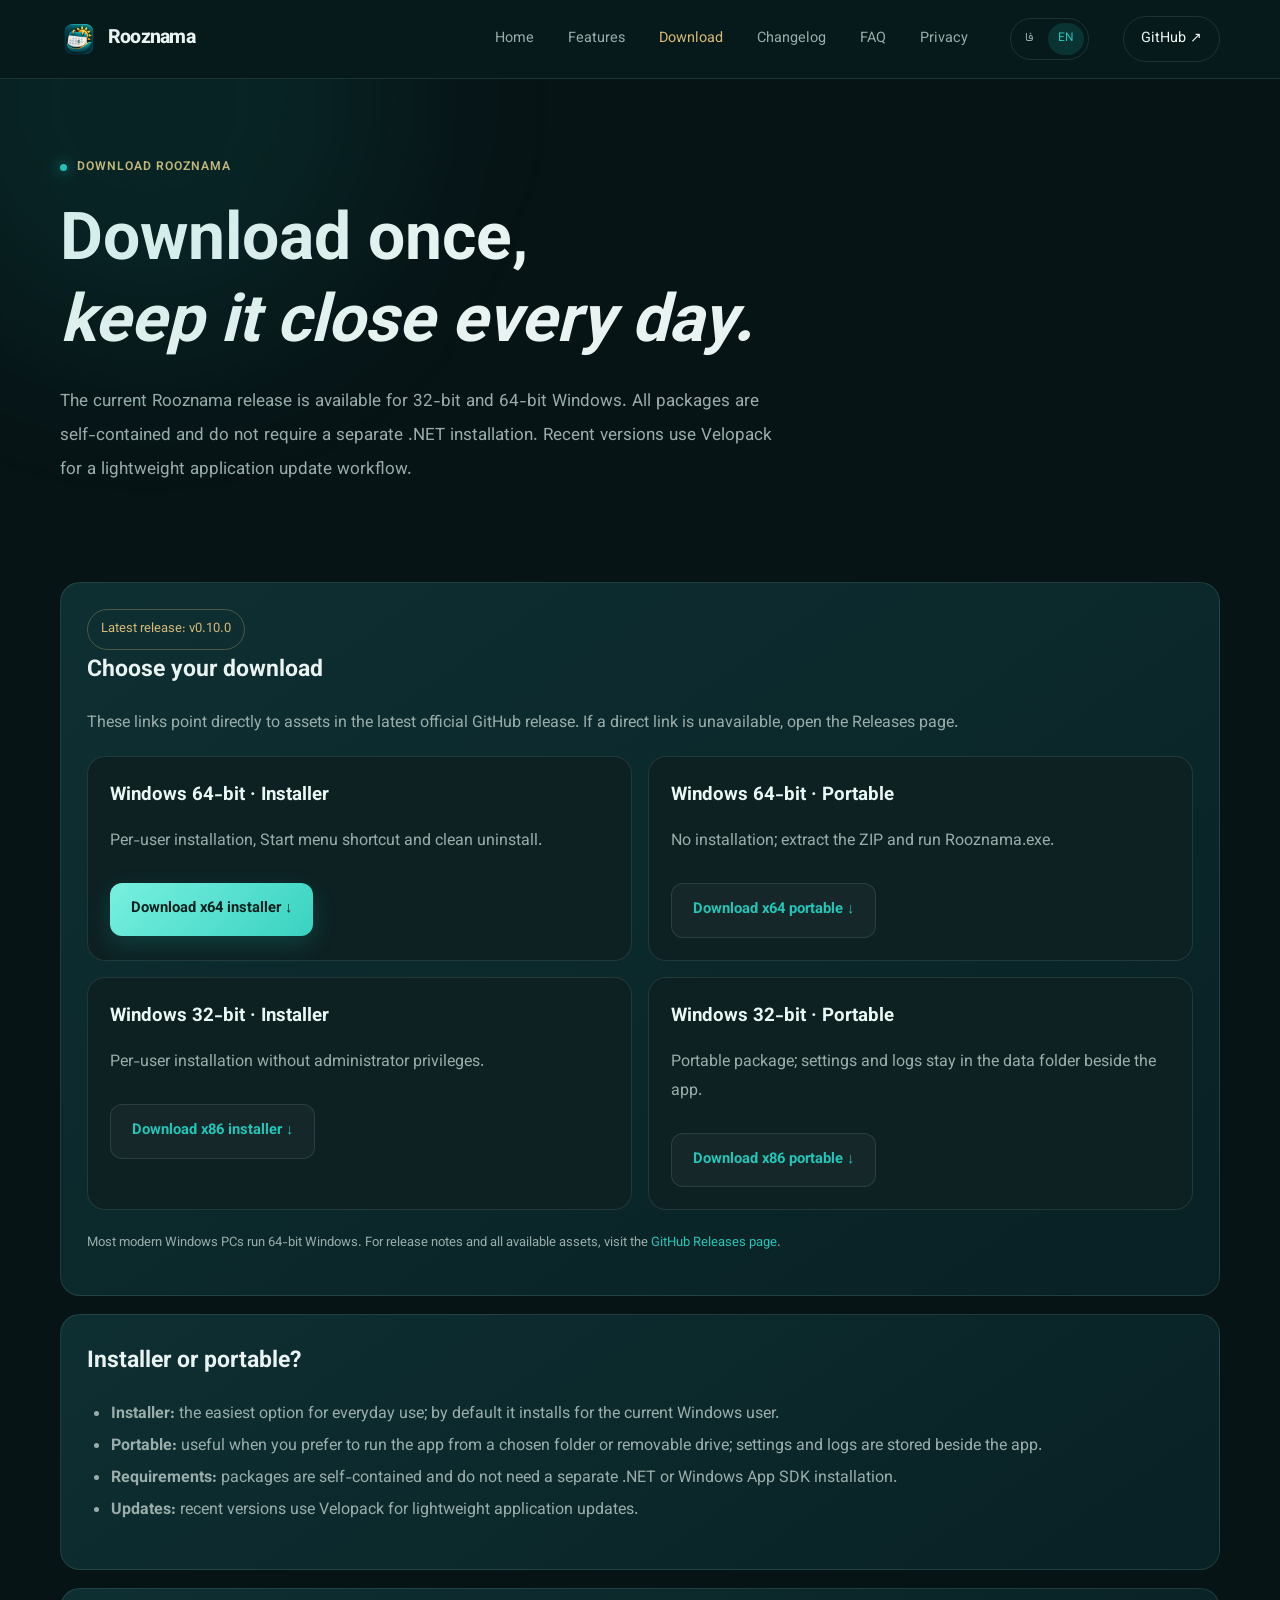
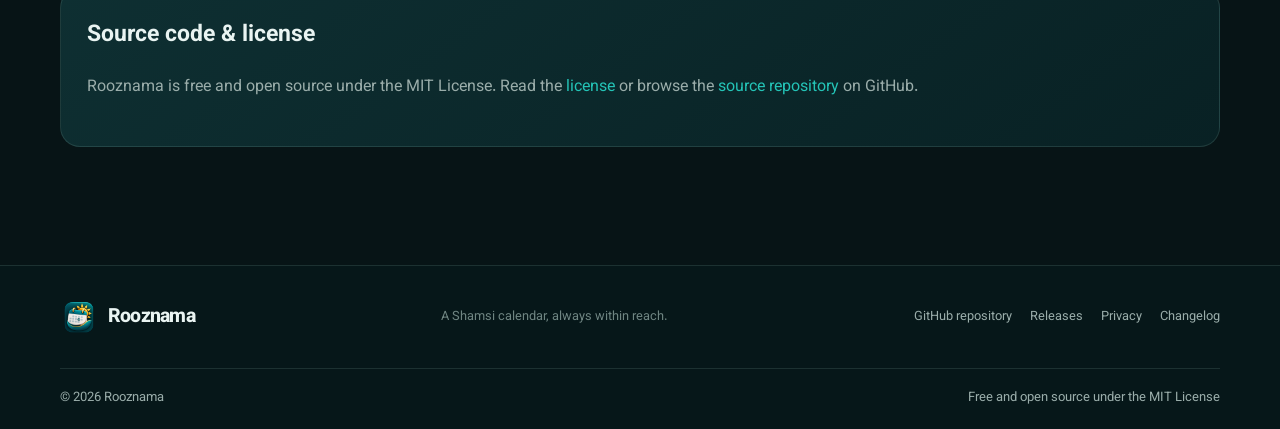
<file: docs/en/download/index.html>
<!DOCTYPE html>
<html dir="ltr" lang="en"><head><meta charset="utf-8"/><meta content="width=device-width,initial-scale=1" name="viewport"/><meta content="#071b1d" name="theme-color"/><title>Download Rooznama | Shamsi Calendar for Windows</title><meta content="Download Rooznama for Windows 64-bit or 32-bit, in installer or portable packages, from the latest official GitHub release." name="description"/><meta content="index,follow,max-image-preview:large" name="robots"/><link href="https://abulhallaj.github.io/rooznama/en/download/" rel="canonical"/><link href="../../favico.ico" rel="icon" sizes="any"/><link href="../../assets/apple-touch-icon.png" rel="apple-touch-icon"/><link href="../../styles.css" rel="stylesheet"/><link href="https://abulhallaj.github.io/rooznama/fa/download/" hreflang="fa" rel="alternate"/><link href="https://abulhallaj.github.io/rooznama/en/" hreflang="en" rel="alternate"/><link href="https://abulhallaj.github.io/rooznama/en/" hreflang="x-default" rel="alternate"/><meta content="website" property="og:type"/><meta content="Rooznama | روزنما" property="og:site_name"/><meta content="Download Rooznama | Shamsi Calendar for Windows" property="og:title"/><meta content="Download Rooznama for Windows 64-bit or 32-bit, in installer or portable packages, from the latest official GitHub release." property="og:description"/><meta content="https://abulhallaj.github.io/rooznama/assets/rooznama-icon-512.png" property="og:image"/><meta content="https://abulhallaj.github.io/rooznama/en/download/" property="og:url"/></head><body><a class="skip-link" href="#main">Skip to content</a><header class="site-header"><div class="container nav-wrap"><a class="brand" href="../"><img alt="" src="../../assets/rooznama-icon-512.png"/><span>Rooznama</span></a><button aria-controls="primary-nav" aria-expanded="false" aria-label="Open menu" class="menu-toggle" type="button"><span></span><span></span></button><nav aria-label="Main navigation" class="nav" id="primary-nav"><a href="../">Home</a><a href="../features/">Features</a><a aria-current="page" href="./">Download</a><a href="../changelog/">Changelog</a><a href="../faq/">FAQ</a><a href="../privacy/">Privacy</a><div class="lang-switch"><a class="" href="../../fa/">فا</a><a class="active" href="../">EN</a></div><a class="nav-github" href="https://github.com/Abulhallaj/rooznama" rel="noopener noreferrer" target="_blank">GitHub ↗</a></nav></div></header><main id="main"><section class="page-hero"><div class="container"><div class="eyebrow"><span class="eyebrow-dot"></span>DOWNLOAD ROOZNAMA</div><h1>Download once,<br/><em>keep it close every day.</em></h1><p>The current Rooznama release is available for 32-bit and 64-bit Windows. All packages are self-contained and do not require a separate .NET installation. Recent versions use Velopack for a lightweight application update workflow.</p></div></section><section class="page-content"><div class="container"><div class="content-panel"><span class="license-mark">Latest release: v0.10.0</span><h2>Choose your download</h2><p>These links point directly to assets in the latest official GitHub release. If a direct link is unavailable, open the Releases page.</p><div class="download-options"><article class="download-option"><h3>Windows 64-bit · Installer</h3><p>Per-user installation, Start menu shortcut and clean uninstall.</p><a class="button button-primary" href="https://github.com/Abulhallaj/rooznama/releases/latest">Download x64 installer ↓</a></article><article class="download-option"><h3>Windows 64-bit · Portable</h3><p>No installation; extract the ZIP and run Rooznama.exe.</p><a class="button button-secondary" href="https://github.com/Abulhallaj/rooznama/releases/latest/download/Rooznama-0.10.0-portable-x64.zip">Download x64 portable ↓</a></article><article class="download-option"><h3>Windows 32-bit · Installer</h3><p>Per-user installation without administrator privileges.</p><a class="button button-secondary" href="https://github.com/Abulhallaj/rooznama/releases/latest">Download x86 installer ↓</a></article><article class="download-option"><h3>Windows 32-bit · Portable</h3><p>Portable package; settings and logs stay in the data folder beside the app.</p><a class="button button-secondary" href="https://github.com/Abulhallaj/rooznama/releases/latest/download/Rooznama-0.10.0-portable-x86.zip">Download x86 portable ↓</a></article></div><p class="release-note">Most modern Windows PCs run 64-bit Windows. For release notes and all available assets, visit the <a href="https://github.com/Abulhallaj/rooznama/releases" rel="noopener" target="_blank">GitHub Releases page</a>.</p></div><div class="content-panel"><h2>Installer or portable?</h2><ul><li><b>Installer:</b> the easiest option for everyday use; by default it installs for the current Windows user.</li><li><b>Portable:</b> useful when you prefer to run the app from a chosen folder or removable drive; settings and logs are stored beside the app.</li><li><b>Requirements:</b> packages are self-contained and do not need a separate .NET or Windows App SDK installation.</li><li><b>Updates:</b> recent versions use Velopack for lightweight application updates.</li></ul></div><div class="content-panel"><h2>Source code &amp; license</h2><p>Rooznama is free and open source under the MIT License. Read the <a href="https://github.com/Abulhallaj/rooznama/blob/main/LICENSE" rel="noopener" target="_blank">license</a> or browse the <a href="https://github.com/Abulhallaj/rooznama" rel="noopener" target="_blank">source repository</a> on GitHub.</p></div></div></section></main><footer class="site-footer"><div class="container footer-top"><a class="brand" href="../"><img alt="" src="../../assets/rooznama-icon-512.png"/><span>Rooznama</span></a><p>A Shamsi calendar, always within reach.</p><div class="footer-links"><a href="https://github.com/Abulhallaj/rooznama" rel="noopener" target="_blank">GitHub repository</a><a href="https://github.com/Abulhallaj/rooznama/releases" rel="noopener" target="_blank">Releases</a><a href="../privacy/">Privacy</a><a href="../changelog/">Changelog</a></div></div><div class="container footer-bottom"><span>© 2026 Rooznama</span><span>Free and open source under the MIT License</span></div></footer><script defer="" src="../../script.js"></script></body></html>
</file>
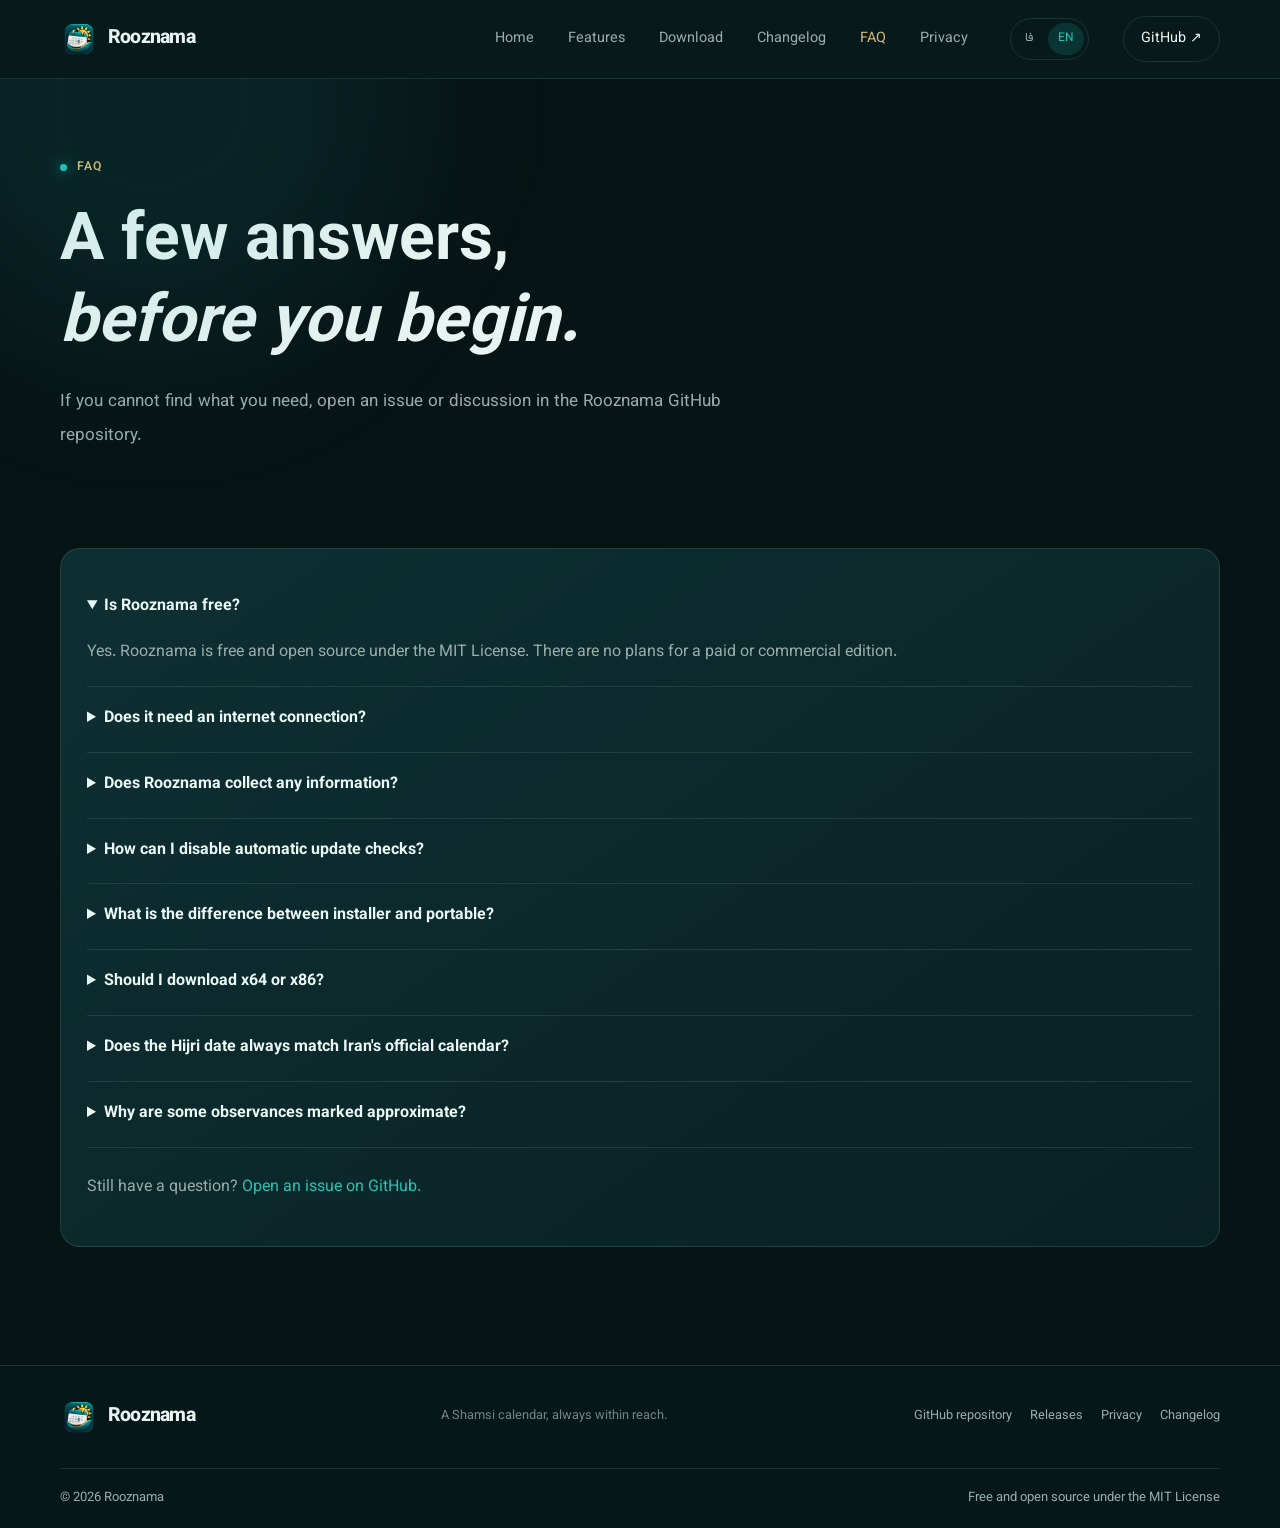
<file: docs/en/faq/index.html>
<!DOCTYPE html>
<html dir="ltr" lang="en"><head><meta charset="utf-8"/><meta content="width=device-width,initial-scale=1" name="viewport"/><meta content="#071b1d" name="theme-color"/><title>Rooznama FAQ | Help &amp; Common Questions</title><meta content="Frequently asked questions about installing Rooznama, internet access, privacy, Hijri dates, downloads and the MIT License." name="description"/><meta content="index,follow,max-image-preview:large" name="robots"/><link href="https://abulhallaj.github.io/rooznama/en/faq/" rel="canonical"/><link href="../../favico.ico" rel="icon" sizes="any"/><link href="../../assets/apple-touch-icon.png" rel="apple-touch-icon"/><link href="../../styles.css" rel="stylesheet"/><link href="https://abulhallaj.github.io/rooznama/fa/faq/" hreflang="fa" rel="alternate"/><link href="https://abulhallaj.github.io/rooznama/en/" hreflang="en" rel="alternate"/><link href="https://abulhallaj.github.io/rooznama/en/" hreflang="x-default" rel="alternate"/><meta content="website" property="og:type"/><meta content="Rooznama | روزنما" property="og:site_name"/><meta content="Rooznama FAQ | Help &amp; Common Questions" property="og:title"/><meta content="Frequently asked questions about installing Rooznama, internet access, privacy, Hijri dates, downloads and the MIT License." property="og:description"/><meta content="https://abulhallaj.github.io/rooznama/assets/rooznama-icon-512.png" property="og:image"/><meta content="https://abulhallaj.github.io/rooznama/en/faq/" property="og:url"/></head><body><a class="skip-link" href="#main">Skip to content</a><header class="site-header"><div class="container nav-wrap"><a class="brand" href="../"><img alt="" src="../../assets/rooznama-icon-512.png"/><span>Rooznama</span></a><button aria-controls="primary-nav" aria-expanded="false" aria-label="Open menu" class="menu-toggle" type="button"><span></span><span></span></button><nav aria-label="Main navigation" class="nav" id="primary-nav"><a href="../">Home</a><a href="../features/">Features</a><a href="../download/">Download</a><a href="../changelog/">Changelog</a><a aria-current="page" href="./">FAQ</a><a href="../privacy/">Privacy</a><div class="lang-switch"><a class="" href="../../fa/">فا</a><a class="active" href="../">EN</a></div><a class="nav-github" href="https://github.com/Abulhallaj/rooznama" rel="noopener noreferrer" target="_blank">GitHub ↗</a></nav></div></header><main id="main"><section class="page-hero"><div class="container"><div class="eyebrow"><span class="eyebrow-dot"></span>FAQ</div><h1>A few answers,<br/><em>before you begin.</em></h1><p>If you cannot find what you need, open an issue or discussion in the Rooznama GitHub repository.</p></div></section><section class="page-content"><div class="container"><div class="content-panel"><details class="faq-item" open=""><summary>Is Rooznama free?</summary><p>Yes. Rooznama is free and open source under the MIT License. There are no plans for a paid or commercial edition.</p></details><details class="faq-item"><summary>Does it need an internet connection?</summary><p>No. The calendar, date converter and bundled observances work offline. Internet access is used only to check for updates.</p></details><details class="faq-item"><summary>Does Rooznama collect any information?</summary><p>No. Rooznama collects no personal data or usage statistics. Settings and logs stay on your device.</p></details><details class="faq-item"><summary>How can I disable automatic update checks?</summary><p>Turn off the automatic update-check option in the app settings. You can still check manually whenever you choose.</p></details><details class="faq-item"><summary>What is the difference between installer and portable?</summary><p>The installer sets up the app for your Windows user account. The portable ZIP needs no installation and stores settings and logs in a data folder beside the executable.</p></details><details class="faq-item"><summary>Should I download x64 or x86?</summary><p>Choose x64 for 64-bit Windows and x86 for 32-bit Windows.</p></details><details class="faq-item"><summary>Does the Hijri date always match Iran's official calendar?</summary><p>The Hijri source is selectable in Settings. Official Tehran University Calendar Center data is used for covered years; Umm al-Qura is used when official data does not cover a date, so a one-day difference may occur.</p></details><details class="faq-item"><summary>Why are some observances marked approximate?</summary><p>For years without bundled official Hijri data, some observances are calculated from fixed rules and may be approximate.</p></details><p style="margin-top:24px">Still have a question? <a href="https://github.com/Abulhallaj/rooznama/issues" rel="noopener" target="_blank">Open an issue on GitHub.</a></p></div></div></section></main><footer class="site-footer"><div class="container footer-top"><a class="brand" href="../"><img alt="" src="../../assets/rooznama-icon-512.png"/><span>Rooznama</span></a><p>A Shamsi calendar, always within reach.</p><div class="footer-links"><a href="https://github.com/Abulhallaj/rooznama" rel="noopener" target="_blank">GitHub repository</a><a href="https://github.com/Abulhallaj/rooznama/releases" rel="noopener" target="_blank">Releases</a><a href="../privacy/">Privacy</a><a href="../changelog/">Changelog</a></div></div><div class="container footer-bottom"><span>© 2026 Rooznama</span><span>Free and open source under the MIT License</span></div></footer><script defer="" src="../../script.js"></script></body></html>
</file>
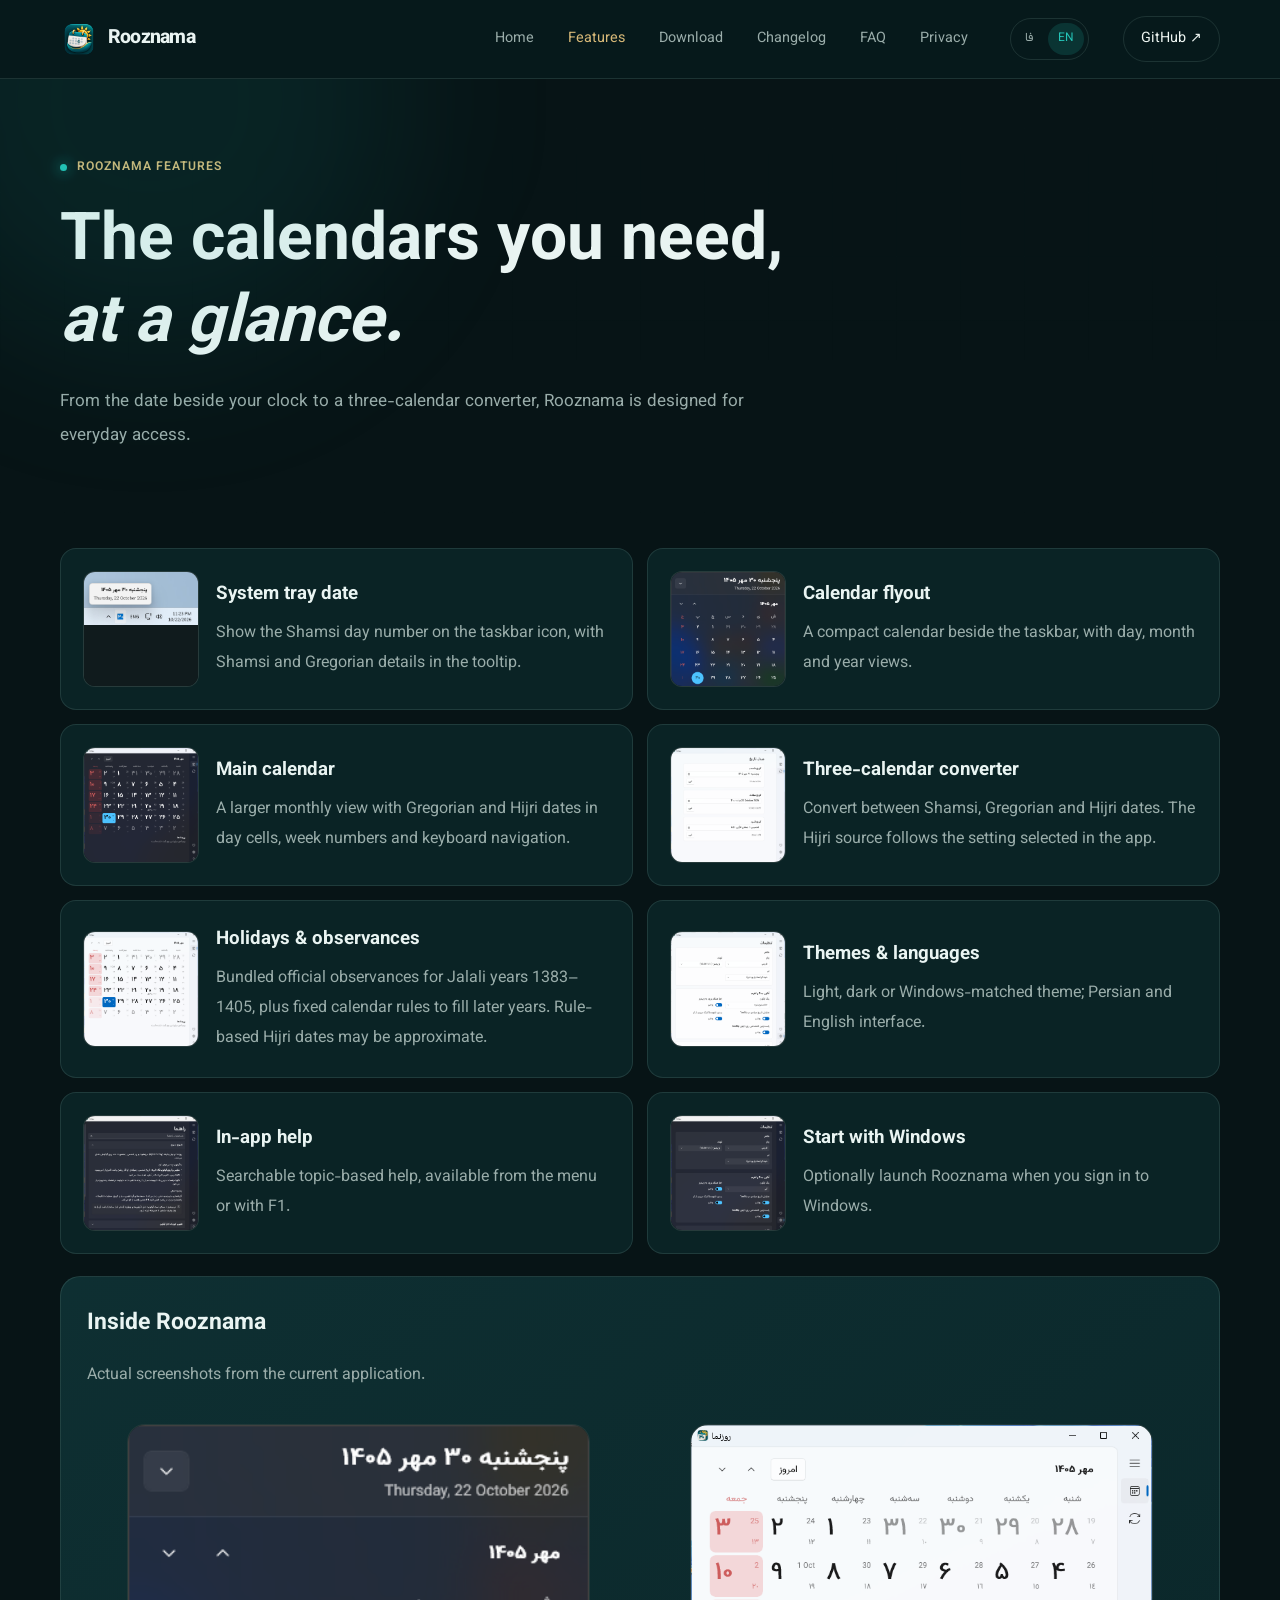
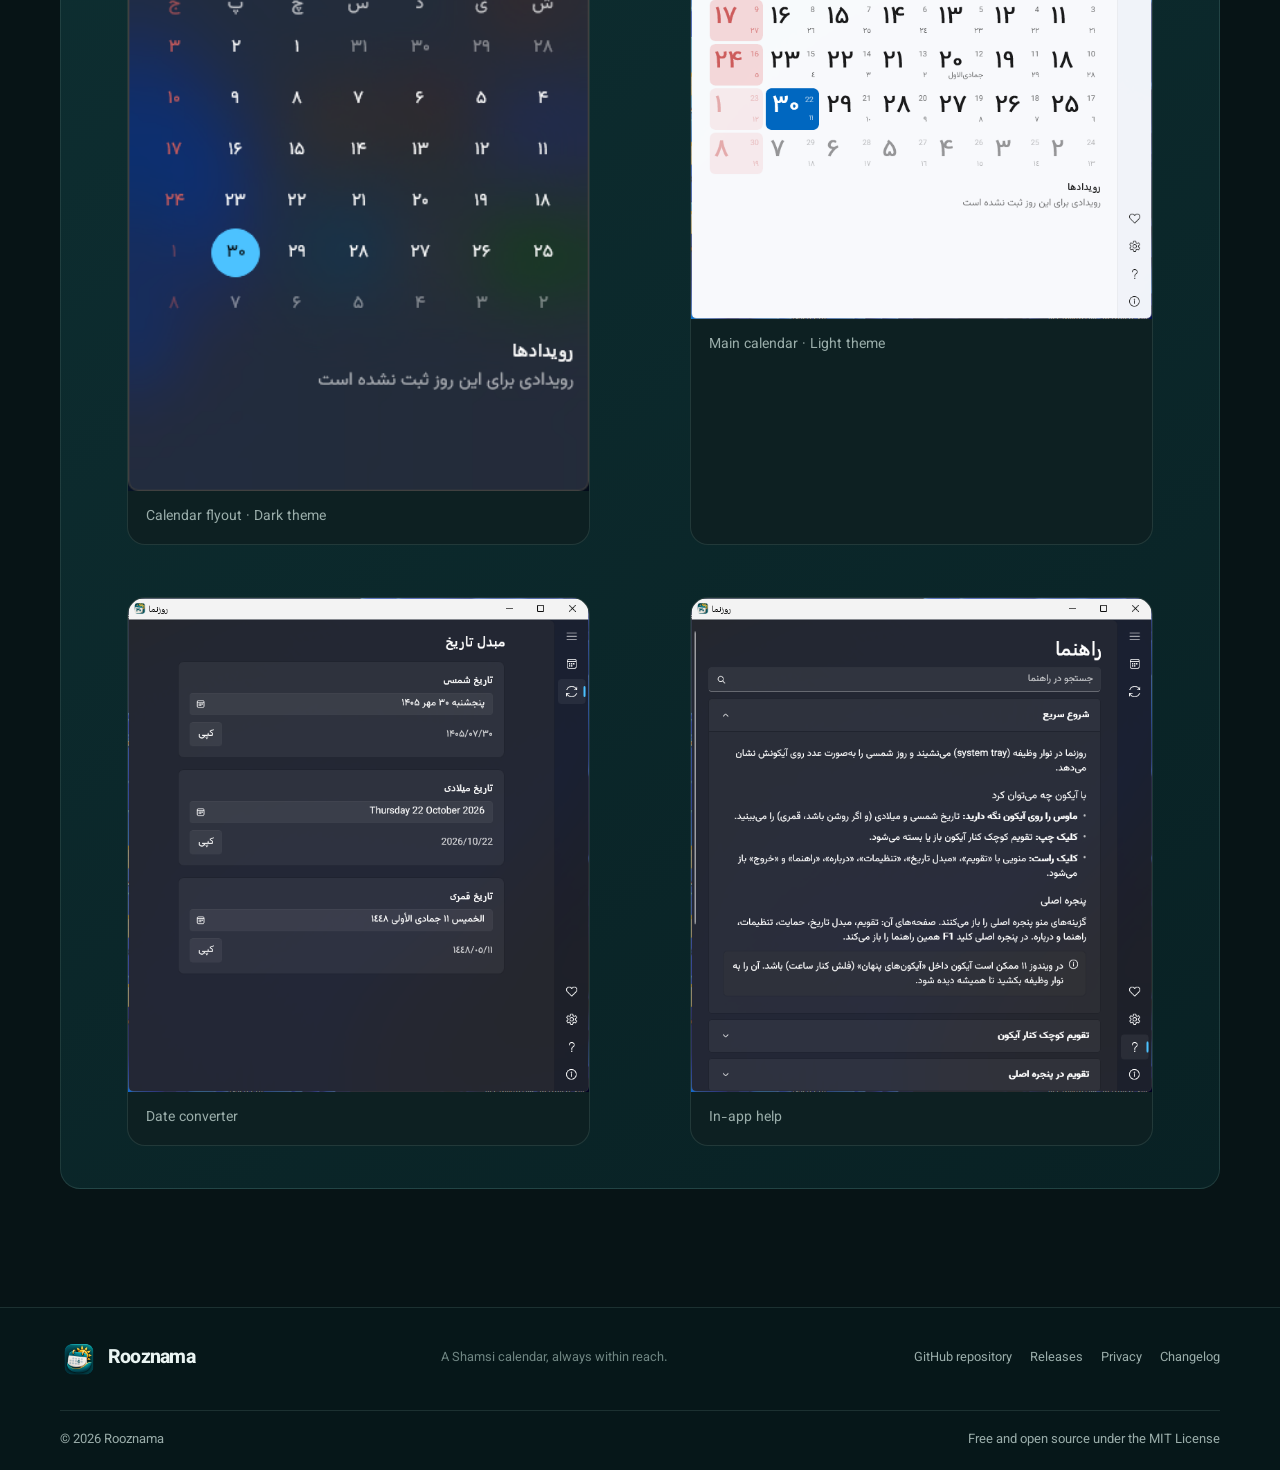
<file: docs/en/features/index.html>
<!DOCTYPE html>
<html dir="ltr" lang="en"><head><meta charset="utf-8"/><meta content="width=device-width,initial-scale=1" name="viewport"/><meta content="#071b1d" name="theme-color"/><title>Rooznama Features | Shamsi Calendar for Windows</title><meta content="Explore Rooznama features: system tray date, calendar flyout and main view, Shamsi/Gregorian/Hijri conversion, holidays, themes and in-app help." name="description"/><meta content="index,follow,max-image-preview:large" name="robots"/><link href="https://abulhallaj.github.io/rooznama/en/features/" rel="canonical"/><link href="../../favico.ico" rel="icon" sizes="any"/><link href="../../assets/apple-touch-icon.png" rel="apple-touch-icon"/><link href="../../styles.css" rel="stylesheet"/><link href="https://abulhallaj.github.io/rooznama/fa/features/" hreflang="fa" rel="alternate"/><link href="https://abulhallaj.github.io/rooznama/en/" hreflang="en" rel="alternate"/><link href="https://abulhallaj.github.io/rooznama/en/" hreflang="x-default" rel="alternate"/><meta content="website" property="og:type"/><meta content="Rooznama | روزنما" property="og:site_name"/><meta content="Rooznama Features | Shamsi Calendar for Windows" property="og:title"/><meta content="Explore Rooznama features: system tray date, calendar flyout and main view, Shamsi/Gregorian/Hijri conversion, holidays, themes and in-app help." property="og:description"/><meta content="https://abulhallaj.github.io/rooznama/assets/rooznama-icon-512.png" property="og:image"/><meta content="https://abulhallaj.github.io/rooznama/en/features/" property="og:url"/></head><body><a class="skip-link" href="#main">Skip to content</a><header class="site-header"><div class="container nav-wrap"><a class="brand" href="../"><img alt="" src="../../assets/rooznama-icon-512.png"/><span>Rooznama</span></a><button aria-controls="primary-nav" aria-expanded="false" aria-label="Open menu" class="menu-toggle" type="button"><span></span><span></span></button><nav aria-label="Main navigation" class="nav" id="primary-nav"><a href="../">Home</a><a aria-current="page" href="./">Features</a><a href="../download/">Download</a><a href="../changelog/">Changelog</a><a href="../faq/">FAQ</a><a href="../privacy/">Privacy</a><div class="lang-switch"><a class="" href="../../fa/">فا</a><a class="active" href="../">EN</a></div><a class="nav-github" href="https://github.com/Abulhallaj/rooznama" rel="noopener noreferrer" target="_blank">GitHub ↗</a></nav></div></header><main id="main"><section class="page-hero"><div class="container"><div class="eyebrow"><span class="eyebrow-dot"></span>ROOZNAMA FEATURES</div><h1>The calendars you need,<br/><em>at a glance.</em></h1><p>From the date beside your clock to a three-calendar converter, Rooznama is designed for everyday access.</p></div></section><section class="page-content"><div class="container"><div class="feature-list"><article class="feature-item"><button class="feature-thumb" type="button" data-lightbox-src="../../assets/rooznama_light_traytooltip.png" data-lightbox-alt="System tray date" aria-label="System tray date — enlarge screenshot"><img src="../../assets/rooznama_light_traytooltip.png" alt="System tray date" loading="lazy"/></button><div class="feature-item-copy"><h3>System tray date</h3><p>Show the Shamsi day number on the taskbar icon, with Shamsi and Gregorian details in the tooltip.</p></div></article>
<article class="feature-item"><button class="feature-thumb" type="button" data-lightbox-src="../../assets/rooznama_dark_flyoutwindow.png" data-lightbox-alt="Calendar flyout" aria-label="Calendar flyout — enlarge screenshot"><img src="../../assets/rooznama_dark_flyoutwindow.png" alt="Calendar flyout" loading="lazy"/></button><div class="feature-item-copy"><h3>Calendar flyout</h3><p>A compact calendar beside the taskbar, with day, month and year views.</p></div></article>
<article class="feature-item"><button class="feature-thumb" type="button" data-lightbox-src="../../assets/rooznama_dark_calendar.png" data-lightbox-alt="Main calendar" aria-label="Main calendar — enlarge screenshot"><img src="../../assets/rooznama_dark_calendar.png" alt="Main calendar" loading="lazy"/></button><div class="feature-item-copy"><h3>Main calendar</h3><p>A larger monthly view with Gregorian and Hijri dates in day cells, week numbers and keyboard navigation.</p></div></article>
<article class="feature-item"><button class="feature-thumb" type="button" data-lightbox-src="../../assets/rooznama_light_dateconvertor.png" data-lightbox-alt="Three-calendar converter" aria-label="Three-calendar converter — enlarge screenshot"><img src="../../assets/rooznama_light_dateconvertor.png" alt="Three-calendar converter" loading="lazy"/></button><div class="feature-item-copy"><h3>Three-calendar converter</h3><p>Convert between Shamsi, Gregorian and Hijri dates. The Hijri source follows the setting selected in the app.</p></div></article>
<article class="feature-item"><button class="feature-thumb" type="button" data-lightbox-src="../../assets/rooznama_light_calendar.png" data-lightbox-alt="Holidays and observances" aria-label="Holidays & observances — enlarge screenshot"><img src="../../assets/rooznama_light_calendar.png" alt="Holidays and observances" loading="lazy"/></button><div class="feature-item-copy"><h3>Holidays & observances</h3><p>Bundled official observances for Jalali years 1383–1405, plus fixed calendar rules to fill later years. Rule-based Hijri dates may be approximate.</p></div></article>
<article class="feature-item"><button class="feature-thumb" type="button" data-lightbox-src="../../assets/rooznama_light_setting.png" data-lightbox-alt="Themes and languages" aria-label="Themes & languages — enlarge screenshot"><img src="../../assets/rooznama_light_setting.png" alt="Themes and languages" loading="lazy"/></button><div class="feature-item-copy"><h3>Themes & languages</h3><p>Light, dark or Windows-matched theme; Persian and English interface.</p></div></article>
<article class="feature-item"><button class="feature-thumb" type="button" data-lightbox-src="../../assets/rooznama_dark_help.png" data-lightbox-alt="In-app help" aria-label="In-app help — enlarge screenshot"><img src="../../assets/rooznama_dark_help.png" alt="In-app help" loading="lazy"/></button><div class="feature-item-copy"><h3>In-app help</h3><p>Searchable topic-based help, available from the menu or with F1.</p></div></article>
<article class="feature-item"><button class="feature-thumb" type="button" data-lightbox-src="../../assets/rooznama_dark_setting.png" data-lightbox-alt="Start with Windows" aria-label="Start with Windows — enlarge screenshot"><img src="../../assets/rooznama_dark_setting.png" alt="Start with Windows" loading="lazy"/></button><div class="feature-item-copy"><h3>Start with Windows</h3><p>Optionally launch Rooznama when you sign in to Windows.</p></div></article></div><div class="content-panel" style="margin-top:22px"><h2>Inside Rooznama</h2><p>Actual screenshots from the current application.</p><div class="shot-grid"><figure class="shot-card"><img alt="Rooznama calendar flyout in dark theme" loading="lazy" src="../../assets/rooznama_dark_flyoutwindow.png"/><figcaption>Calendar flyout · Dark theme</figcaption></figure><figure class="shot-card"><img alt="Rooznama main calendar in light theme" loading="lazy" src="../../assets/rooznama_light_calendar.png"/><figcaption>Main calendar · Light theme</figcaption></figure><figure class="shot-card"><img alt="Rooznama date converter" loading="lazy" src="../../assets/rooznama_dark_dateconvertor.png"/><figcaption>Date converter</figcaption></figure><figure class="shot-card"><img alt="Rooznama in-app help" loading="lazy" src="../../assets/rooznama_dark_help.png"/><figcaption>In-app help</figcaption></figure></div></div></div></section></main><footer class="site-footer"><div class="container footer-top"><a class="brand" href="../"><img alt="" src="../../assets/rooznama-icon-512.png"/><span>Rooznama</span></a><p>A Shamsi calendar, always within reach.</p><div class="footer-links"><a href="https://github.com/Abulhallaj/rooznama" rel="noopener" target="_blank">GitHub repository</a><a href="https://github.com/Abulhallaj/rooznama/releases" rel="noopener" target="_blank">Releases</a><a href="../privacy/">Privacy</a><a href="../changelog/">Changelog</a></div></div><div class="container footer-bottom"><span>© 2026 Rooznama</span><span>Free and open source under the MIT License</span></div></footer><script defer="" src="../../script.js"></script></body></html>
</file>
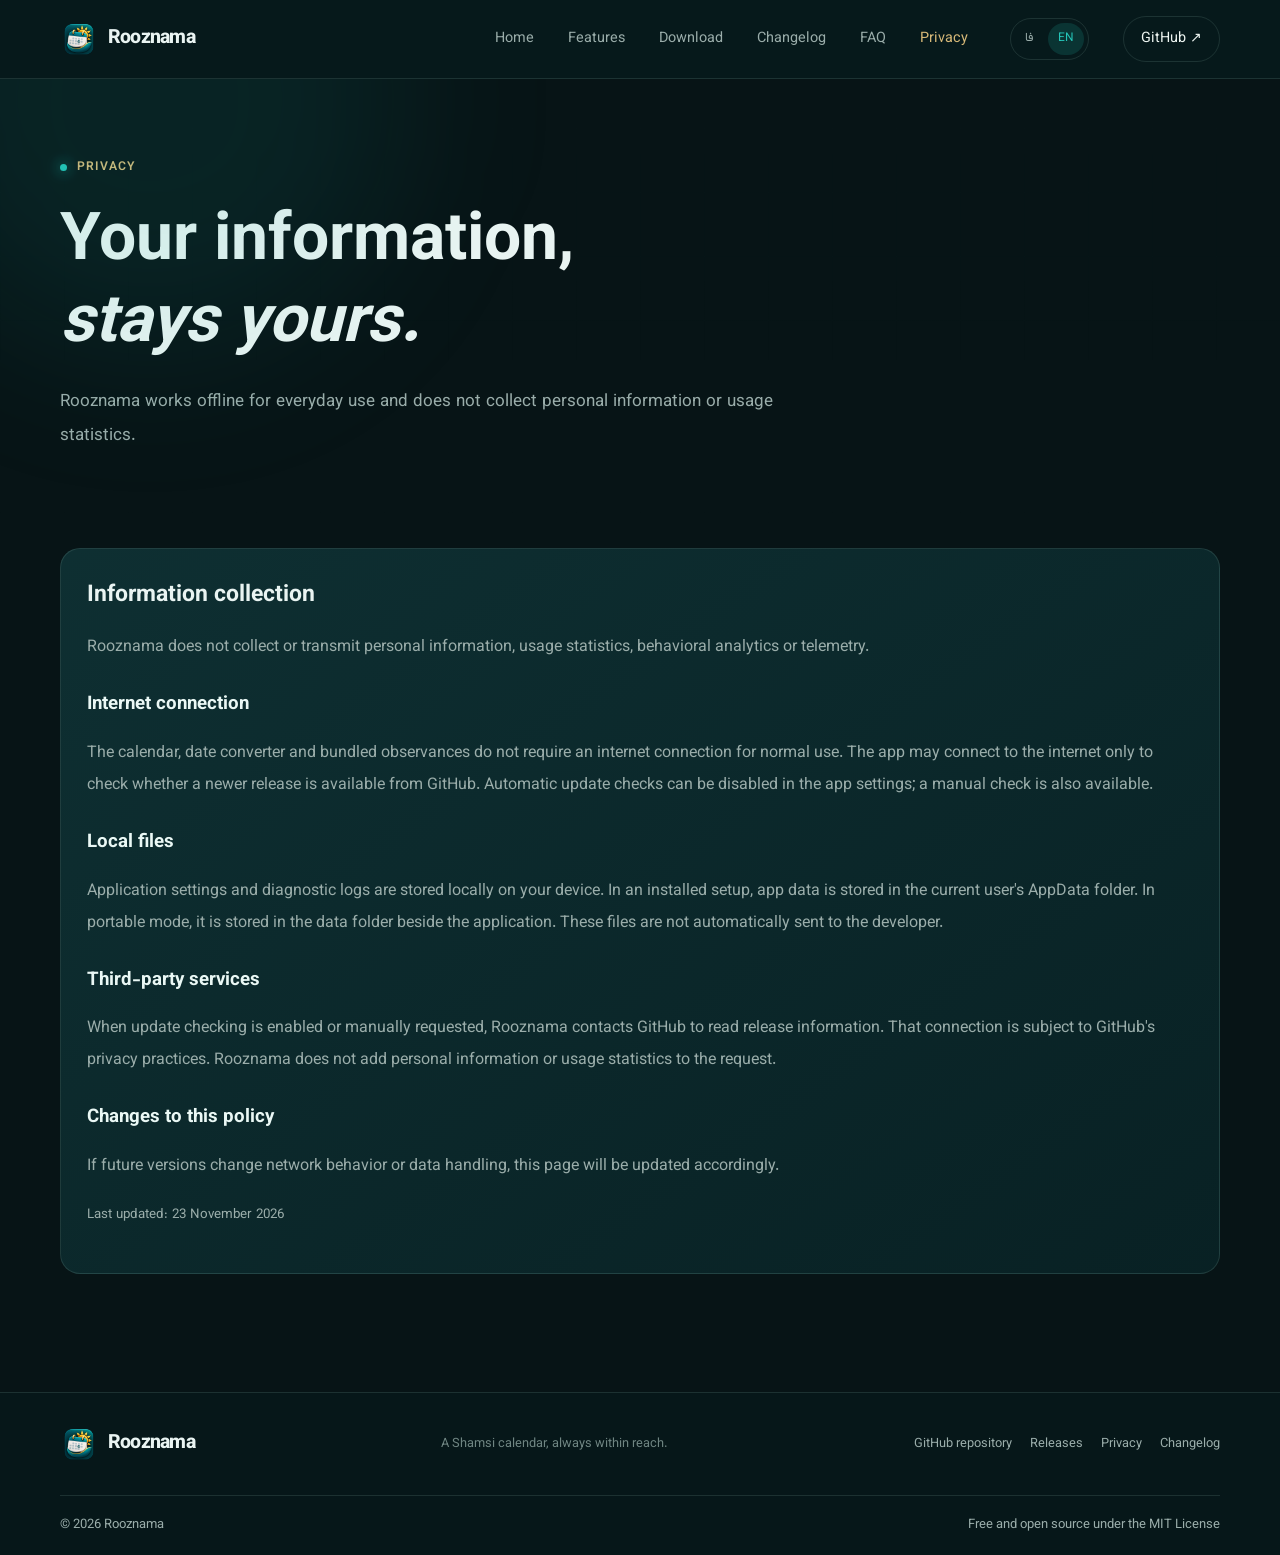
<file: docs/en/privacy/index.html>
<!DOCTYPE html>
<html dir="ltr" lang="en"><head><meta charset="utf-8"/><meta content="width=device-width,initial-scale=1" name="viewport"/><meta content="#071b1d" name="theme-color"/><title>Rooznama Privacy Policy</title><meta content="Rooznama privacy policy: no personal data or usage statistics are collected; everyday use is offline, with optional GitHub update checks." name="description"/><meta content="index,follow,max-image-preview:large" name="robots"/><link href="https://abulhallaj.github.io/rooznama/en/privacy/" rel="canonical"/><link href="../../favico.ico" rel="icon" sizes="any"/><link href="../../assets/apple-touch-icon.png" rel="apple-touch-icon"/><link href="../../styles.css" rel="stylesheet"/><link href="https://abulhallaj.github.io/rooznama/fa/privacy/" hreflang="fa" rel="alternate"/><link href="https://abulhallaj.github.io/rooznama/en/" hreflang="en" rel="alternate"/><link href="https://abulhallaj.github.io/rooznama/en/" hreflang="x-default" rel="alternate"/><meta content="website" property="og:type"/><meta content="Rooznama | روزنما" property="og:site_name"/><meta content="Rooznama Privacy Policy" property="og:title"/><meta content="Rooznama privacy policy: no personal data or usage statistics are collected; everyday use is offline, with optional GitHub update checks." property="og:description"/><meta content="https://abulhallaj.github.io/rooznama/assets/rooznama-icon-512.png" property="og:image"/><meta content="https://abulhallaj.github.io/rooznama/en/privacy/" property="og:url"/></head><body><a class="skip-link" href="#main">Skip to content</a><header class="site-header"><div class="container nav-wrap"><a class="brand" href="../"><img alt="" src="../../assets/rooznama-icon-512.png"/><span>Rooznama</span></a><button aria-controls="primary-nav" aria-expanded="false" aria-label="Open menu" class="menu-toggle" type="button"><span></span><span></span></button><nav aria-label="Main navigation" class="nav" id="primary-nav"><a href="../">Home</a><a href="../features/">Features</a><a href="../download/">Download</a><a href="../changelog/">Changelog</a><a href="../faq/">FAQ</a><a aria-current="page" href="./">Privacy</a><div class="lang-switch"><a class="" href="../../fa/">فا</a><a class="active" href="../">EN</a></div><a class="nav-github" href="https://github.com/Abulhallaj/rooznama" rel="noopener noreferrer" target="_blank">GitHub ↗</a></nav></div></header><main id="main"><section class="page-hero"><div class="container"><div class="eyebrow"><span class="eyebrow-dot"></span>PRIVACY</div><h1>Your information,<br/><em>stays yours.</em></h1><p>Rooznama works offline for everyday use and does not collect personal information or usage statistics.</p></div></section><section class="page-content"><div class="container"><div class="content-panel"><h2>Information collection</h2><p>Rooznama does not collect or transmit personal information, usage statistics, behavioral analytics or telemetry.</p><h3>Internet connection</h3><p>The calendar, date converter and bundled observances do not require an internet connection for normal use. The app may connect to the internet only to check whether a newer release is available from GitHub. Automatic update checks can be disabled in the app settings; a manual check is also available.</p><h3>Local files</h3><p>Application settings and diagnostic logs are stored locally on your device. In an installed setup, app data is stored in the current user's AppData folder. In portable mode, it is stored in the data folder beside the application. These files are not automatically sent to the developer.</p><h3>Third-party services</h3><p>When update checking is enabled or manually requested, Rooznama contacts GitHub to read release information. That connection is subject to GitHub's privacy practices. Rooznama does not add personal information or usage statistics to the request.</p><h3>Changes to this policy</h3><p>If future versions change network behavior or data handling, this page will be updated accordingly.</p><p><small>Last updated: 23 November 2026</small></p></div></div></section></main><footer class="site-footer"><div class="container footer-top"><a class="brand" href="../"><img alt="" src="../../assets/rooznama-icon-512.png"/><span>Rooznama</span></a><p>A Shamsi calendar, always within reach.</p><div class="footer-links"><a href="https://github.com/Abulhallaj/rooznama" rel="noopener" target="_blank">GitHub repository</a><a href="https://github.com/Abulhallaj/rooznama/releases" rel="noopener" target="_blank">Releases</a><a href="./">Privacy</a><a href="../changelog/">Changelog</a></div></div><div class="container footer-bottom"><span>© 2026 Rooznama</span><span>Free and open source under the MIT License</span></div></footer><script defer="" src="../../script.js"></script></body></html>
</file>
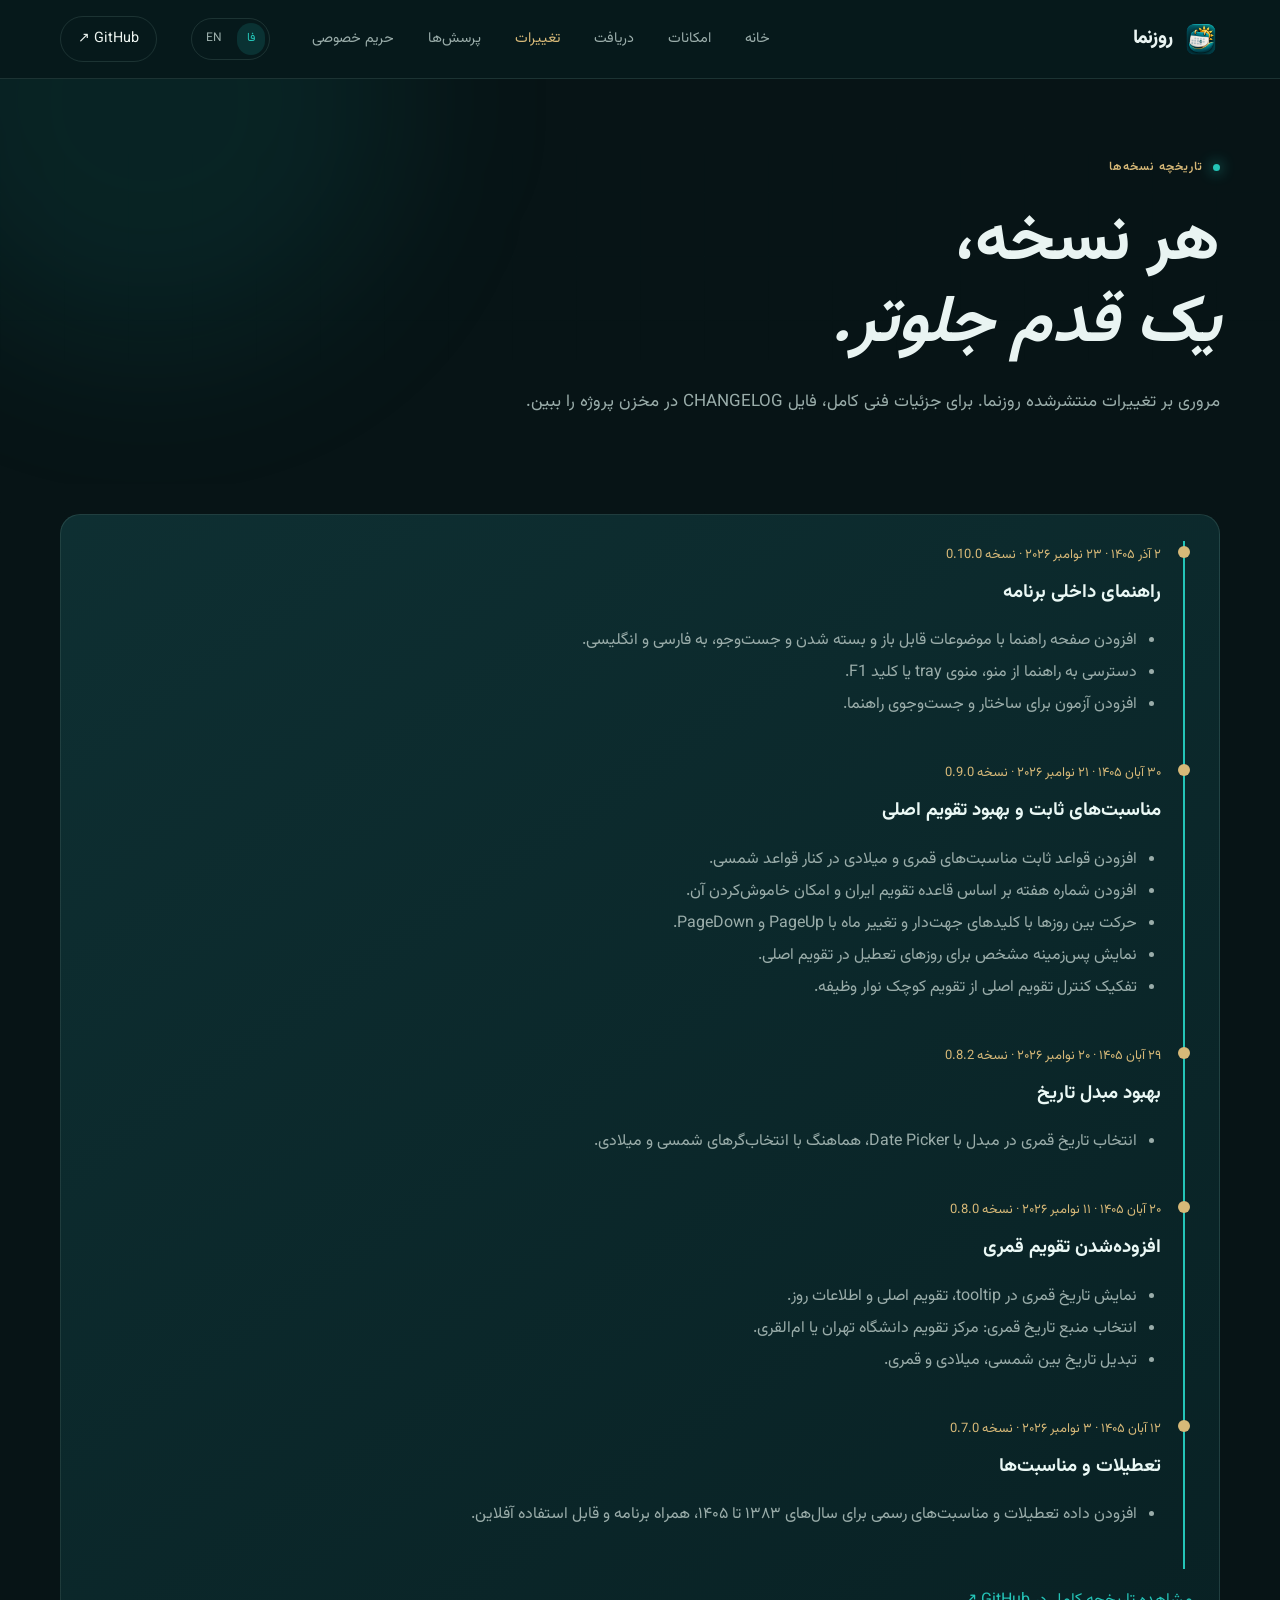
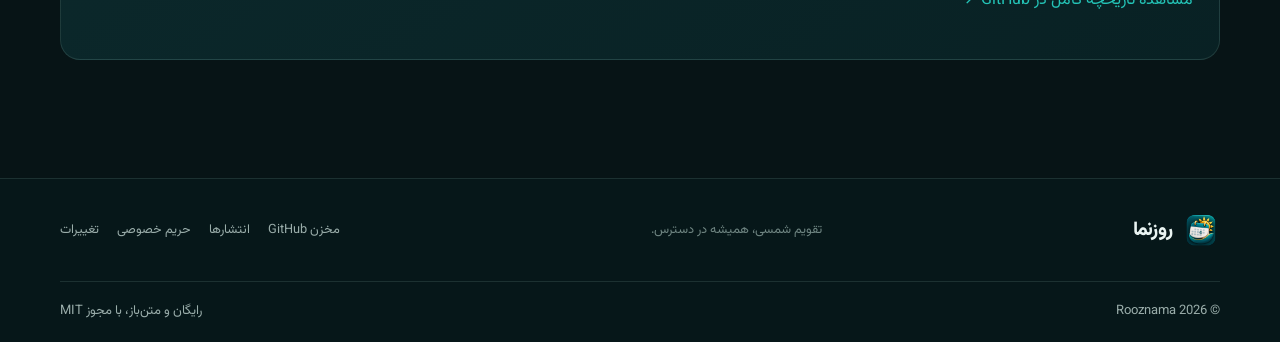
<file: docs/fa/changelog/index.html>
<!DOCTYPE html>
<html dir="rtl" lang="fa"><head><meta charset="utf-8"/><meta content="width=device-width,initial-scale=1" name="viewport"/><meta content="#071b1d" name="theme-color"/><title>تاریخچه تغییرات روزنما | Changelog</title><meta content="تغییرات نسخه‌های روزنما از 0.7.0 تا 0.10.0؛ تقویم قمری، مناسبت‌ها، شماره هفته و راهنمای داخلی." name="description"/><meta content="index,follow,max-image-preview:large" name="robots"/><link href="https://abulhallaj.github.io/rooznama/fa/changelog/" rel="canonical"/><link href="../../favico.ico" rel="icon" sizes="any"/><link href="../../assets/apple-touch-icon.png" rel="apple-touch-icon"/><link href="../../styles.css" rel="stylesheet"/><link href="https://abulhallaj.github.io/rooznama/fa/" hreflang="fa" rel="alternate"/><link href="https://abulhallaj.github.io/rooznama/en/changelog/" hreflang="en" rel="alternate"/><link href="https://abulhallaj.github.io/rooznama/en/" hreflang="x-default" rel="alternate"/><meta content="website" property="og:type"/><meta content="Rooznama | روزنما" property="og:site_name"/><meta content="تاریخچه تغییرات روزنما | Changelog" property="og:title"/><meta content="تغییرات نسخه‌های روزنما از 0.7.0 تا 0.10.0؛ تقویم قمری، مناسبت‌ها، شماره هفته و راهنمای داخلی." property="og:description"/><meta content="https://abulhallaj.github.io/rooznama/assets/rooznama-icon-512.png" property="og:image"/><meta content="https://abulhallaj.github.io/rooznama/fa/changelog/" property="og:url"/></head><body><a class="skip-link" href="#main">رفتن به محتوای اصلی</a><header class="site-header"><div class="container nav-wrap"><a class="brand" href="../"><img alt="" src="../../assets/rooznama-icon-512.png"/><span>روزنما</span></a><button aria-controls="primary-nav" aria-expanded="false" aria-label="باز کردن منو" class="menu-toggle" type="button"><span></span><span></span></button><nav aria-label="ناوبری اصلی" class="nav" id="primary-nav"><a href="../">خانه</a><a href="../features/">امکانات</a><a href="../download/">دریافت</a><a aria-current="page" href="./">تغییرات</a><a href="../faq/">پرسش‌ها</a><a href="../privacy/">حریم خصوصی</a><div class="lang-switch"><a class="active" href="../">فا</a><a class="" href="../../en/">EN</a></div><a class="nav-github" href="https://github.com/Abulhallaj/rooznama" rel="noopener noreferrer" target="_blank">GitHub ↗</a></nav></div></header><main id="main"><section class="page-hero"><div class="container"><div class="eyebrow"><span class="eyebrow-dot"></span>تاریخچه نسخه‌ها</div><h1>هر نسخه،<br/><em>یک قدم جلوتر.</em></h1><p>مروری بر تغییرات منتشرشده روزنما. برای جزئیات فنی کامل، فایل CHANGELOG در مخزن پروژه را ببین.</p></div></section><section class="page-content"><div class="container"><div class="content-panel"><div class="timeline-item"><time>۲ آذر ۱۴۰۵ · ۲۳ نوامبر ۲۰۲۶ · نسخه 0.10.0</time><h3>راهنمای داخلی برنامه</h3><ul><li>افزودن صفحه راهنما با موضوعات قابل باز و بسته شدن و جست‌وجو، به فارسی و انگلیسی.</li><li>دسترسی به راهنما از منو، منوی tray یا کلید F1.</li><li>افزودن آزمون برای ساختار و جست‌وجوی راهنما.</li></ul></div><div class="timeline-item"><time>۳۰ آبان ۱۴۰۵ · ۲۱ نوامبر ۲۰۲۶ · نسخه 0.9.0</time><h3>مناسبت‌های ثابت و بهبود تقویم اصلی</h3><ul><li>افزودن قواعد ثابت مناسبت‌های قمری و میلادی در کنار قواعد شمسی.</li><li>افزودن شماره هفته بر اساس قاعده تقویم ایران و امکان خاموش‌کردن آن.</li><li>حرکت بین روزها با کلیدهای جهت‌دار و تغییر ماه با PageUp و PageDown.</li><li>نمایش پس‌زمینه مشخص برای روزهای تعطیل در تقویم اصلی.</li><li>تفکیک کنترل تقویم اصلی از تقویم کوچک نوار وظیفه.</li></ul></div><div class="timeline-item"><time>۲۹ آبان ۱۴۰۵ · ۲۰ نوامبر ۲۰۲۶ · نسخه 0.8.2</time><h3>بهبود مبدل تاریخ</h3><ul><li>انتخاب تاریخ قمری در مبدل با Date Picker، هماهنگ با انتخاب‌گرهای شمسی و میلادی.</li></ul></div><div class="timeline-item"><time>۲۰ آبان ۱۴۰۵ · ۱۱ نوامبر ۲۰۲۶ · نسخه 0.8.0</time><h3>افزوده‌شدن تقویم قمری</h3><ul><li>نمایش تاریخ قمری در tooltip، تقویم اصلی و اطلاعات روز.</li><li>انتخاب منبع تاریخ قمری: مرکز تقویم دانشگاه تهران یا ام‌القری.</li><li>تبدیل تاریخ بین شمسی، میلادی و قمری.</li></ul></div><div class="timeline-item"><time>۱۲ آبان ۱۴۰۵ · ۳ نوامبر ۲۰۲۶ · نسخه 0.7.0</time><h3>تعطیلات و مناسبت‌ها</h3><ul><li>افزودن داده تعطیلات و مناسبت‌های رسمی برای سال‌های ۱۳۸۳ تا ۱۴۰۵، همراه برنامه و قابل استفاده آفلاین.</li></ul></div><p><a href="https://github.com/Abulhallaj/rooznama/blob/main/CHANGELOG.md" rel="noopener" target="_blank">مشاهده تاریخچه کامل در GitHub ↗</a></p></div></div></section></main><footer class="site-footer"><div class="container footer-top"><a class="brand" href="../"><img alt="" src="../../assets/rooznama-icon-512.png"/><span>روزنما</span></a><p>تقویم شمسی، همیشه در دسترس.</p><div class="footer-links"><a href="https://github.com/Abulhallaj/rooznama" rel="noopener" target="_blank">مخزن GitHub</a><a href="https://github.com/Abulhallaj/rooznama/releases" rel="noopener" target="_blank">انتشارها</a><a href="../privacy/">حریم خصوصی</a><a href="./">تغییرات</a></div></div><div class="container footer-bottom"><span>© 2026 Rooznama</span><span>رایگان و متن‌باز، با مجوز MIT</span></div></footer><script defer="" src="../../script.js"></script></body></html>
</file>
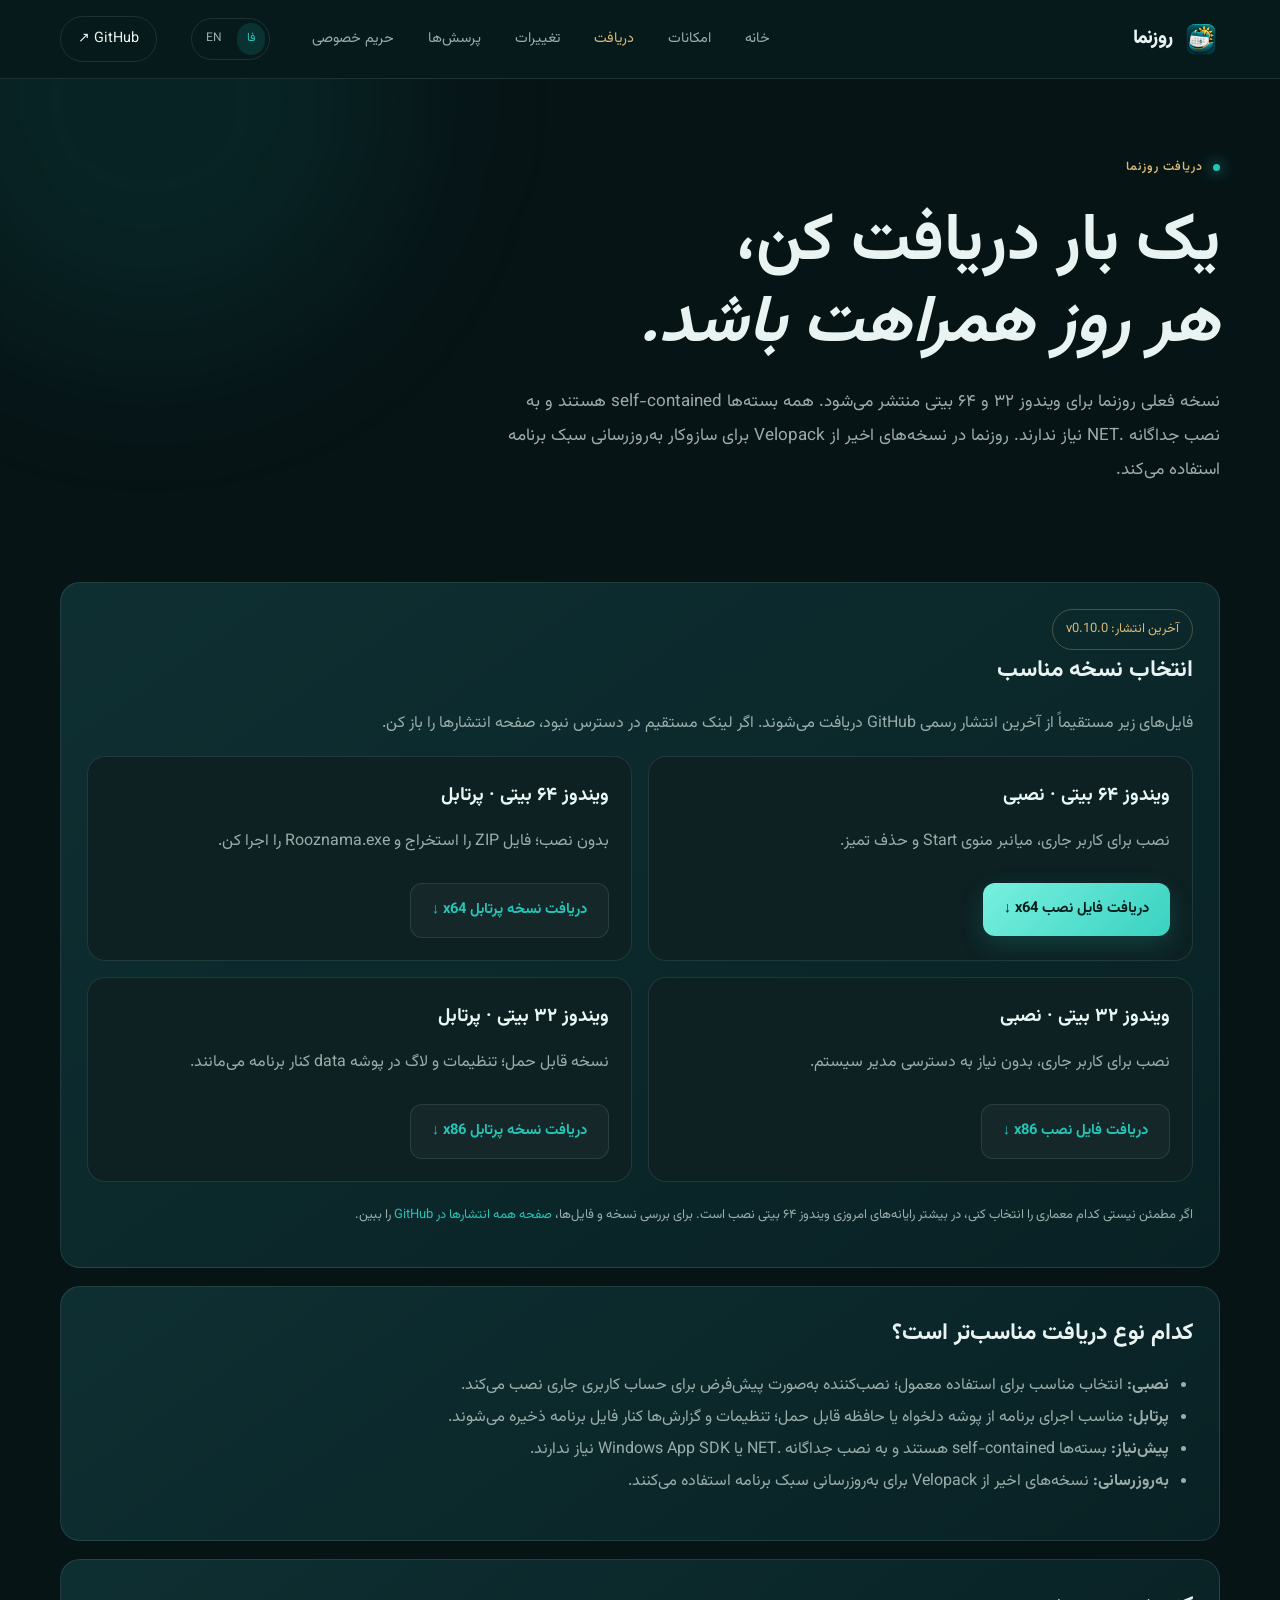
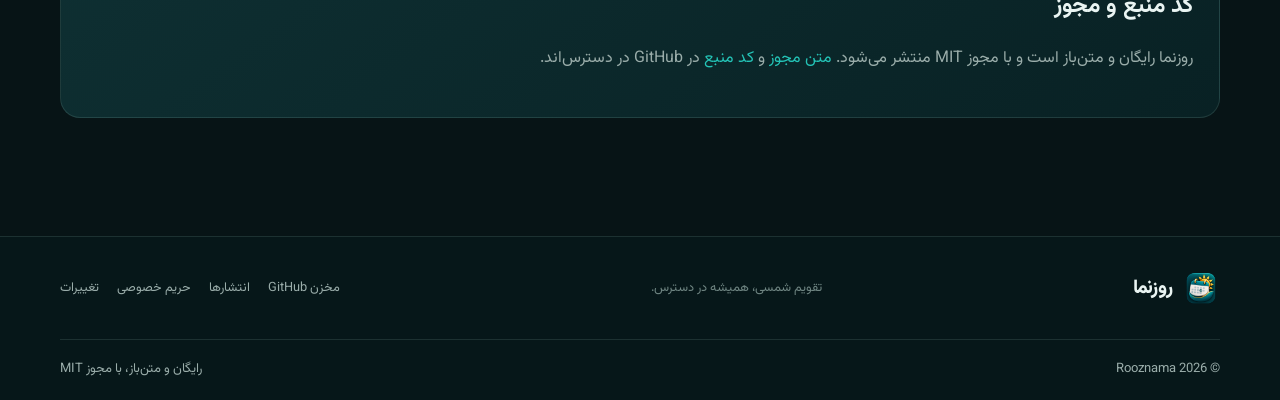
<file: docs/fa/download/index.html>
<!DOCTYPE html>
<html dir="rtl" lang="fa"><head><meta charset="utf-8"/><meta content="width=device-width,initial-scale=1" name="viewport"/><meta content="#071b1d" name="theme-color"/><title>دانلود روزنما | دریافت تقویم شمسی ویندوز</title><meta content="دانلود رایگان روزنما برای ویندوز ۶۴ و ۳۲ بیتی؛ نسخه نصبی و پرتابل از آخرین انتشار رسمی GitHub." name="description"/><meta content="index,follow,max-image-preview:large" name="robots"/><link href="https://abulhallaj.github.io/rooznama/fa/download/" rel="canonical"/><link href="../../favico.ico" rel="icon" sizes="any"/><link href="../../assets/apple-touch-icon.png" rel="apple-touch-icon"/><link href="../../styles.css" rel="stylesheet"/><link href="https://abulhallaj.github.io/rooznama/fa/" hreflang="fa" rel="alternate"/><link href="https://abulhallaj.github.io/rooznama/en/download/" hreflang="en" rel="alternate"/><link href="https://abulhallaj.github.io/rooznama/en/" hreflang="x-default" rel="alternate"/><meta content="website" property="og:type"/><meta content="Rooznama | روزنما" property="og:site_name"/><meta content="دانلود روزنما | دریافت تقویم شمسی ویندوز" property="og:title"/><meta content="دانلود رایگان روزنما برای ویندوز ۶۴ و ۳۲ بیتی؛ نسخه نصبی و پرتابل از آخرین انتشار رسمی GitHub." property="og:description"/><meta content="https://abulhallaj.github.io/rooznama/assets/rooznama-icon-512.png" property="og:image"/><meta content="https://abulhallaj.github.io/rooznama/fa/download/" property="og:url"/></head><body><a class="skip-link" href="#main">رفتن به محتوای اصلی</a><header class="site-header"><div class="container nav-wrap"><a class="brand" href="../"><img alt="" src="../../assets/rooznama-icon-512.png"/><span>روزنما</span></a><button aria-controls="primary-nav" aria-expanded="false" aria-label="باز کردن منو" class="menu-toggle" type="button"><span></span><span></span></button><nav aria-label="ناوبری اصلی" class="nav" id="primary-nav"><a href="../">خانه</a><a href="../features/">امکانات</a><a aria-current="page" href="./">دریافت</a><a href="../changelog/">تغییرات</a><a href="../faq/">پرسش‌ها</a><a href="../privacy/">حریم خصوصی</a><div class="lang-switch"><a class="active" href="../">فا</a><a class="" href="../../en/">EN</a></div><a class="nav-github" href="https://github.com/Abulhallaj/rooznama" rel="noopener noreferrer" target="_blank">GitHub ↗</a></nav></div></header><main id="main"><section class="page-hero"><div class="container"><div class="eyebrow"><span class="eyebrow-dot"></span>دریافت روزنما</div><h1>یک بار دریافت کن،<br/><em>هر روز همراهت باشد.</em></h1><p>نسخه فعلی روزنما برای ویندوز ۳۲ و ۶۴ بیتی منتشر می‌شود. همه بسته‌ها self-contained هستند و به نصب جداگانه .NET نیاز ندارند. روزنما در نسخه‌های اخیر از Velopack برای سازوکار به‌روزرسانی سبک برنامه استفاده می‌کند.</p></div></section><section class="page-content"><div class="container"><div class="content-panel"><span class="license-mark">آخرین انتشار: v0.10.0</span><h2>انتخاب نسخه مناسب</h2><p>فایل‌های زیر مستقیماً از آخرین انتشار رسمی GitHub دریافت می‌شوند. اگر لینک مستقیم در دسترس نبود، صفحه انتشارها را باز کن.</p><div class="download-options"><article class="download-option"><h3>ویندوز ۶۴ بیتی · نصبی</h3><p>نصب برای کاربر جاری، میانبر منوی Start و حذف تمیز.</p><a class="button button-primary" href="https://github.com/Abulhallaj/rooznama/releases/latest">دریافت فایل نصب x64 ↓</a></article><article class="download-option"><h3>ویندوز ۶۴ بیتی · پرتابل</h3><p>بدون نصب؛ فایل ZIP را استخراج و Rooznama.exe را اجرا کن.</p><a class="button button-secondary" href="https://github.com/Abulhallaj/rooznama/releases/latest/download/Rooznama-0.10.0-portable-x64.zip">دریافت نسخه پرتابل x64 ↓</a></article><article class="download-option"><h3>ویندوز ۳۲ بیتی · نصبی</h3><p>نصب برای کاربر جاری، بدون نیاز به دسترسی مدیر سیستم.</p><a class="button button-secondary" href="https://github.com/Abulhallaj/rooznama/releases/latest">دریافت فایل نصب x86 ↓</a></article><article class="download-option"><h3>ویندوز ۳۲ بیتی · پرتابل</h3><p>نسخه قابل حمل؛ تنظیمات و لاگ در پوشه data کنار برنامه می‌مانند.</p><a class="button button-secondary" href="https://github.com/Abulhallaj/rooznama/releases/latest/download/Rooznama-0.10.0-portable-x86.zip">دریافت نسخه پرتابل x86 ↓</a></article></div><p class="release-note">اگر مطمئن نیستی کدام معماری را انتخاب کنی، در بیشتر رایانه‌های امروزی ویندوز ۶۴ بیتی نصب است. برای بررسی نسخه و فایل‌ها، <a href="https://github.com/Abulhallaj/rooznama/releases" rel="noopener" target="_blank">صفحه همه انتشارها در GitHub</a> را ببین.</p></div><div class="content-panel"><h2>کدام نوع دریافت مناسب‌تر است؟</h2><ul><li><b>نصبی:</b> انتخاب مناسب برای استفاده معمول؛ نصب‌کننده به‌صورت پیش‌فرض برای حساب کاربری جاری نصب می‌کند.</li><li><b>پرتابل:</b> مناسب اجرای برنامه از پوشه دلخواه یا حافظه قابل حمل؛ تنظیمات و گزارش‌ها کنار فایل برنامه ذخیره می‌شوند.</li><li><b>پیش‌نیاز:</b> بسته‌ها self-contained هستند و به نصب جداگانه .NET یا Windows App SDK نیاز ندارند.</li><li><b>به‌روزرسانی:</b> نسخه‌های اخیر از Velopack برای به‌روزرسانی سبک برنامه استفاده می‌کنند.</li></ul></div><div class="content-panel"><h2>کد منبع و مجوز</h2><p>روزنما رایگان و متن‌باز است و با مجوز MIT منتشر می‌شود. <a href="https://github.com/Abulhallaj/rooznama/blob/main/LICENSE" rel="noopener" target="_blank">متن مجوز</a> و <a href="https://github.com/Abulhallaj/rooznama" rel="noopener" target="_blank">کد منبع</a> در GitHub در دسترس‌اند.</p></div></div></section></main><footer class="site-footer"><div class="container footer-top"><a class="brand" href="../"><img alt="" src="../../assets/rooznama-icon-512.png"/><span>روزنما</span></a><p>تقویم شمسی، همیشه در دسترس.</p><div class="footer-links"><a href="https://github.com/Abulhallaj/rooznama" rel="noopener" target="_blank">مخزن GitHub</a><a href="https://github.com/Abulhallaj/rooznama/releases" rel="noopener" target="_blank">انتشارها</a><a href="../privacy/">حریم خصوصی</a><a href="../changelog/">تغییرات</a></div></div><div class="container footer-bottom"><span>© 2026 Rooznama</span><span>رایگان و متن‌باز، با مجوز MIT</span></div></footer><script defer="" src="../../script.js"></script></body></html>
</file>
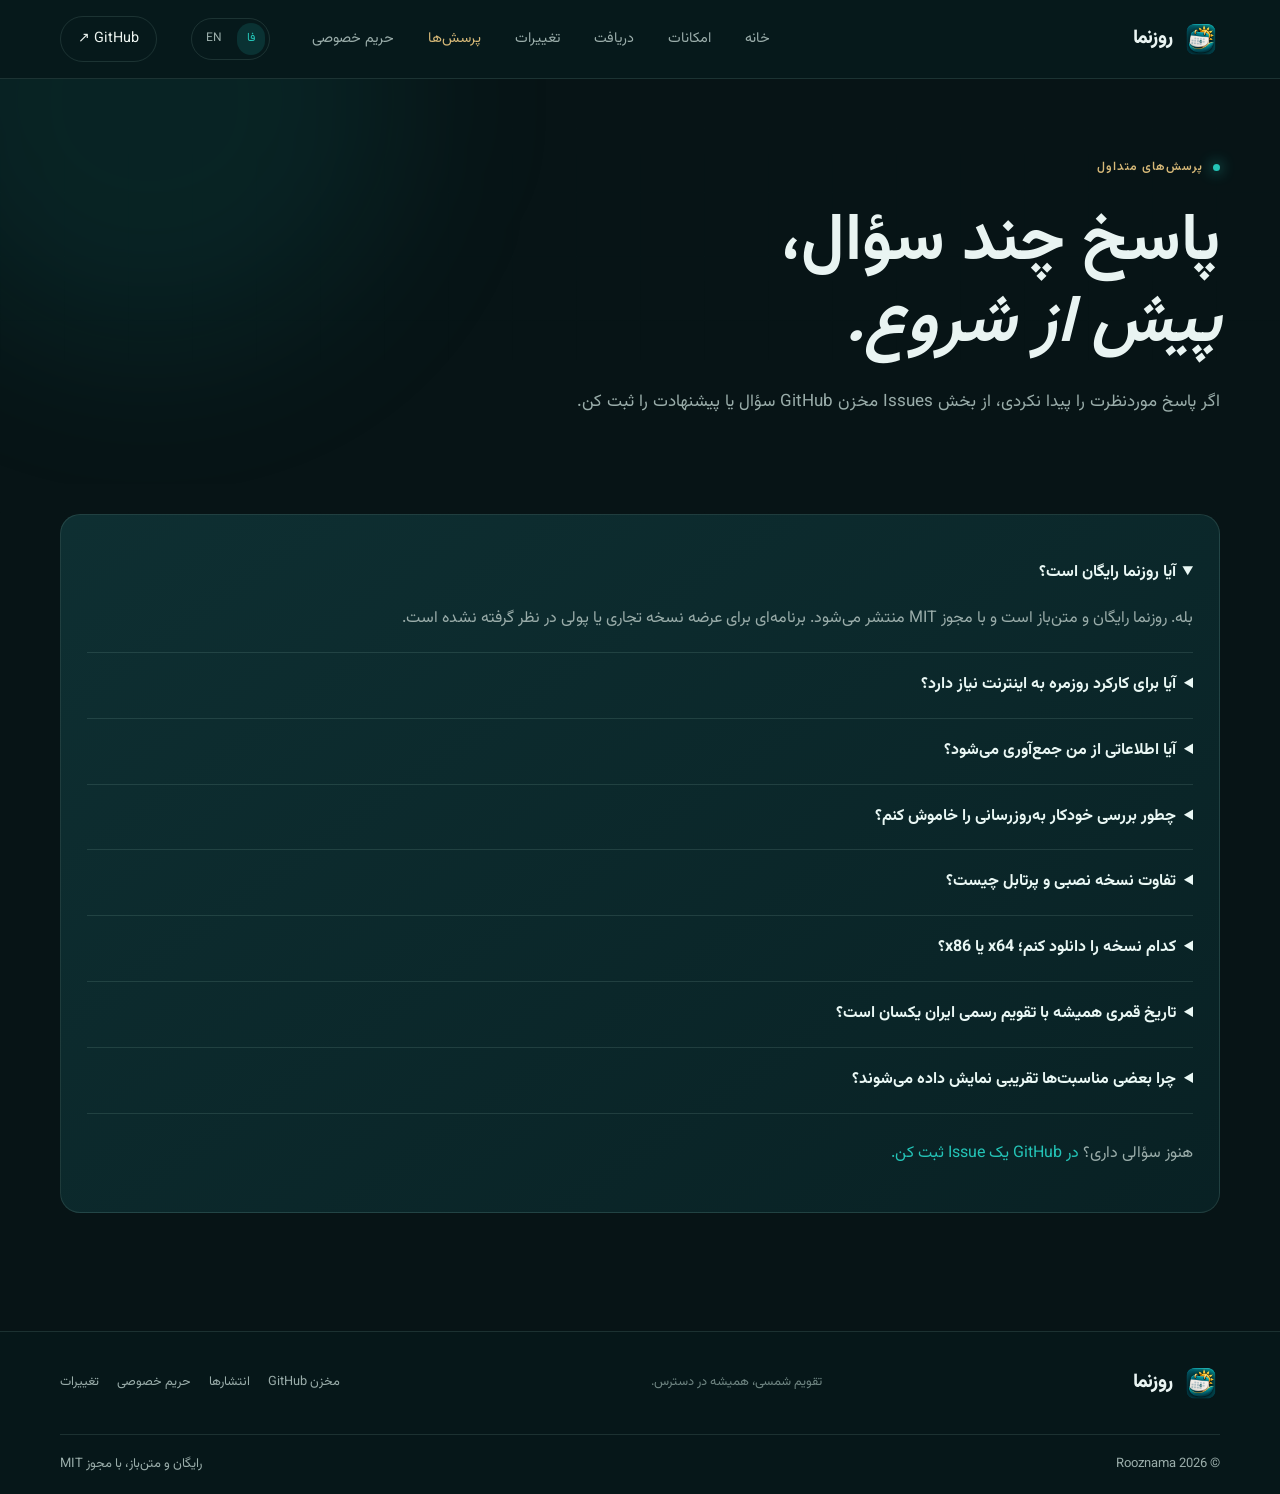
<file: docs/fa/faq/index.html>
<!DOCTYPE html>
<html dir="rtl" lang="fa"><head><meta charset="utf-8"/><meta content="width=device-width,initial-scale=1" name="viewport"/><meta content="#071b1d" name="theme-color"/><title>پرسش‌های متداول روزنما</title><meta content="پاسخ پرسش‌های رایج درباره نصب، دانلود، اینترنت، حریم خصوصی، تاریخ قمری و مجوز MIT روزنما." name="description"/><meta content="index,follow,max-image-preview:large" name="robots"/><link href="https://abulhallaj.github.io/rooznama/fa/faq/" rel="canonical"/><link href="../../favico.ico" rel="icon" sizes="any"/><link href="../../assets/apple-touch-icon.png" rel="apple-touch-icon"/><link href="../../styles.css" rel="stylesheet"/><link href="https://abulhallaj.github.io/rooznama/fa/" hreflang="fa" rel="alternate"/><link href="https://abulhallaj.github.io/rooznama/en/faq/" hreflang="en" rel="alternate"/><link href="https://abulhallaj.github.io/rooznama/en/" hreflang="x-default" rel="alternate"/><meta content="website" property="og:type"/><meta content="Rooznama | روزنما" property="og:site_name"/><meta content="پرسش‌های متداول روزنما" property="og:title"/><meta content="پاسخ پرسش‌های رایج درباره نصب، دانلود، اینترنت، حریم خصوصی، تاریخ قمری و مجوز MIT روزنما." property="og:description"/><meta content="https://abulhallaj.github.io/rooznama/assets/rooznama-icon-512.png" property="og:image"/><meta content="https://abulhallaj.github.io/rooznama/fa/faq/" property="og:url"/></head><body><a class="skip-link" href="#main">رفتن به محتوای اصلی</a><header class="site-header"><div class="container nav-wrap"><a class="brand" href="../"><img alt="" src="../../assets/rooznama-icon-512.png"/><span>روزنما</span></a><button aria-controls="primary-nav" aria-expanded="false" aria-label="باز کردن منو" class="menu-toggle" type="button"><span></span><span></span></button><nav aria-label="ناوبری اصلی" class="nav" id="primary-nav"><a href="../">خانه</a><a href="../features/">امکانات</a><a href="../download/">دریافت</a><a href="../changelog/">تغییرات</a><a aria-current="page" href="./">پرسش‌ها</a><a href="../privacy/">حریم خصوصی</a><div class="lang-switch"><a class="active" href="../">فا</a><a class="" href="../../en/">EN</a></div><a class="nav-github" href="https://github.com/Abulhallaj/rooznama" rel="noopener noreferrer" target="_blank">GitHub ↗</a></nav></div></header><main id="main"><section class="page-hero"><div class="container"><div class="eyebrow"><span class="eyebrow-dot"></span>پرسش‌های متداول</div><h1>پاسخ چند سؤال،<br/><em>پیش از شروع.</em></h1><p>اگر پاسخ موردنظرت را پیدا نکردی، از بخش Issues مخزن GitHub سؤال یا پیشنهادت را ثبت کن.</p></div></section><section class="page-content"><div class="container"><div class="content-panel"><details class="faq-item" open=""><summary>آیا روزنما رایگان است؟</summary><p>بله. روزنما رایگان و متن‌باز است و با مجوز MIT منتشر می‌شود. برنامه‌ای برای عرضه نسخه تجاری یا پولی در نظر گرفته نشده است.</p></details><details class="faq-item"><summary>آیا برای کارکرد روزمره به اینترنت نیاز دارد؟</summary><p>خیر. تقویم، مبدل تاریخ و داده‌های مناسبت همراه برنامه به‌صورت آفلاین کار می‌کنند. اینترنت فقط برای بررسی به‌روزرسانی استفاده می‌شود.</p></details><details class="faq-item"><summary>آیا اطلاعاتی از من جمع‌آوری می‌شود؟</summary><p>خیر. روزنما هیچ داده شخصی یا آماری جمع‌آوری نمی‌کند. تنظیمات و لاگ‌ها روی دستگاه خودت ذخیره می‌شوند.</p></details><details class="faq-item"><summary>چطور بررسی خودکار به‌روزرسانی را خاموش کنم؟</summary><p>از صفحه تنظیمات برنامه، گزینه بررسی خودکار به‌روزرسانی را غیرفعال کن. در این حالت می‌توانی هر زمان خواستی دستی نسخه جدید را بررسی کنی.</p></details><details class="faq-item"><summary>تفاوت نسخه نصبی و پرتابل چیست؟</summary><p>نسخه نصبی برنامه را برای حساب کاربری ویندوز نصب می‌کند. نسخه پرتابل نیاز به نصب ندارد و تنظیمات و لاگ را در پوشه data کنار فایل اجرایی نگه می‌دارد.</p></details><details class="faq-item"><summary>کدام نسخه را دانلود کنم؛ x64 یا x86؟</summary><p>برای ویندوز ۶۴ بیتی، x64 را انتخاب کن؛ برای ویندوز ۳۲ بیتی، x86 مناسب است.</p></details><details class="faq-item"><summary>تاریخ قمری همیشه با تقویم رسمی ایران یکسان است؟</summary><p>منبع تاریخ قمری از تنظیمات قابل انتخاب است. داده رسمی مرکز تقویم دانشگاه تهران برای سال‌های پوشش‌داده‌شده استفاده می‌شود و برای روزهای خارج از پوشش، ام‌القری جایگزین می‌شود؛ بنابراین ممکن است در برخی روزها اختلاف یک‌روزه وجود داشته باشد.</p></details><details class="faq-item"><summary>چرا بعضی مناسبت‌ها تقریبی نمایش داده می‌شوند؟</summary><p>برای سال‌هایی که داده رسمی قمری در بسته موجود نیست، برخی مناسبت‌ها با قواعد ثابت محاسبه می‌شوند و ممکن است تقریبی باشند.</p></details><p style="margin-top:24px">هنوز سؤالی داری؟ <a href="https://github.com/Abulhallaj/rooznama/issues" rel="noopener" target="_blank">در GitHub یک Issue ثبت کن.</a></p></div></div></section></main><footer class="site-footer"><div class="container footer-top"><a class="brand" href="../"><img alt="" src="../../assets/rooznama-icon-512.png"/><span>روزنما</span></a><p>تقویم شمسی، همیشه در دسترس.</p><div class="footer-links"><a href="https://github.com/Abulhallaj/rooznama" rel="noopener" target="_blank">مخزن GitHub</a><a href="https://github.com/Abulhallaj/rooznama/releases" rel="noopener" target="_blank">انتشارها</a><a href="../privacy/">حریم خصوصی</a><a href="../changelog/">تغییرات</a></div></div><div class="container footer-bottom"><span>© 2026 Rooznama</span><span>رایگان و متن‌باز، با مجوز MIT</span></div></footer><script defer="" src="../../script.js"></script></body></html>
</file>
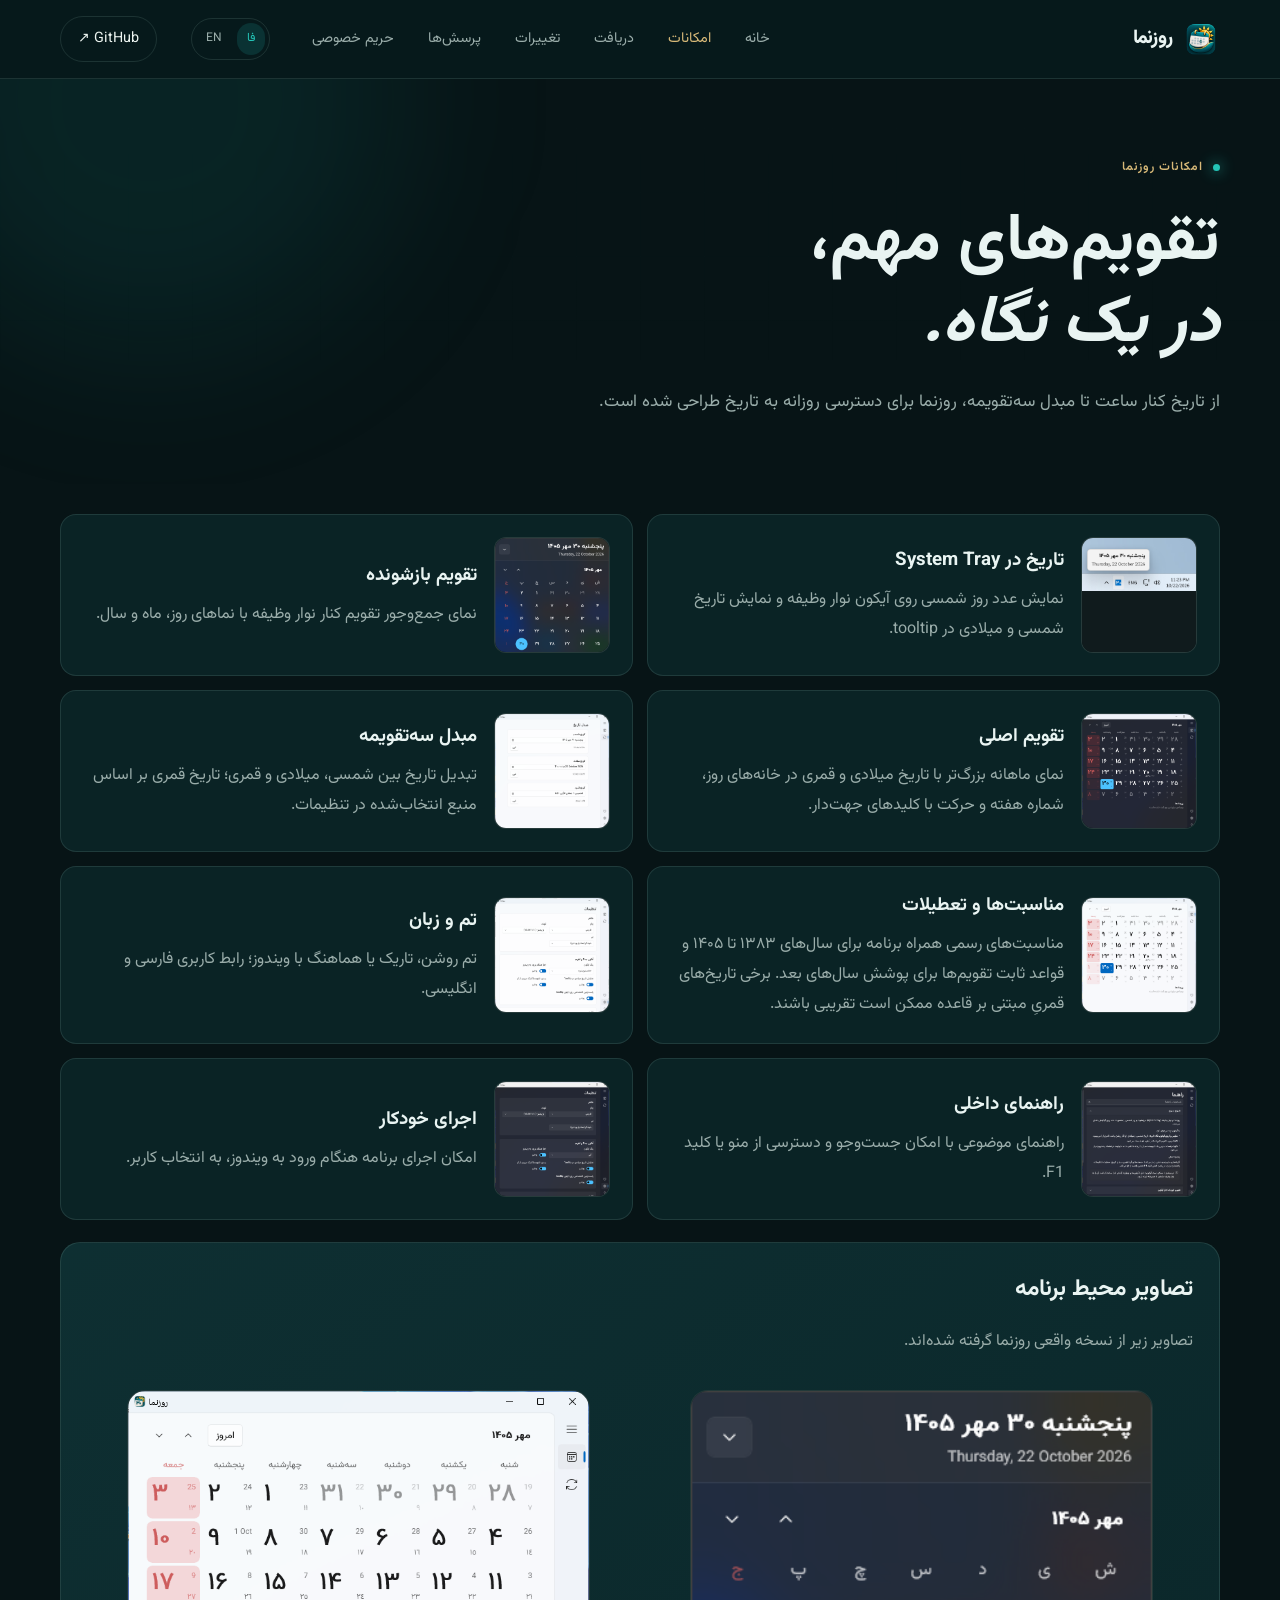
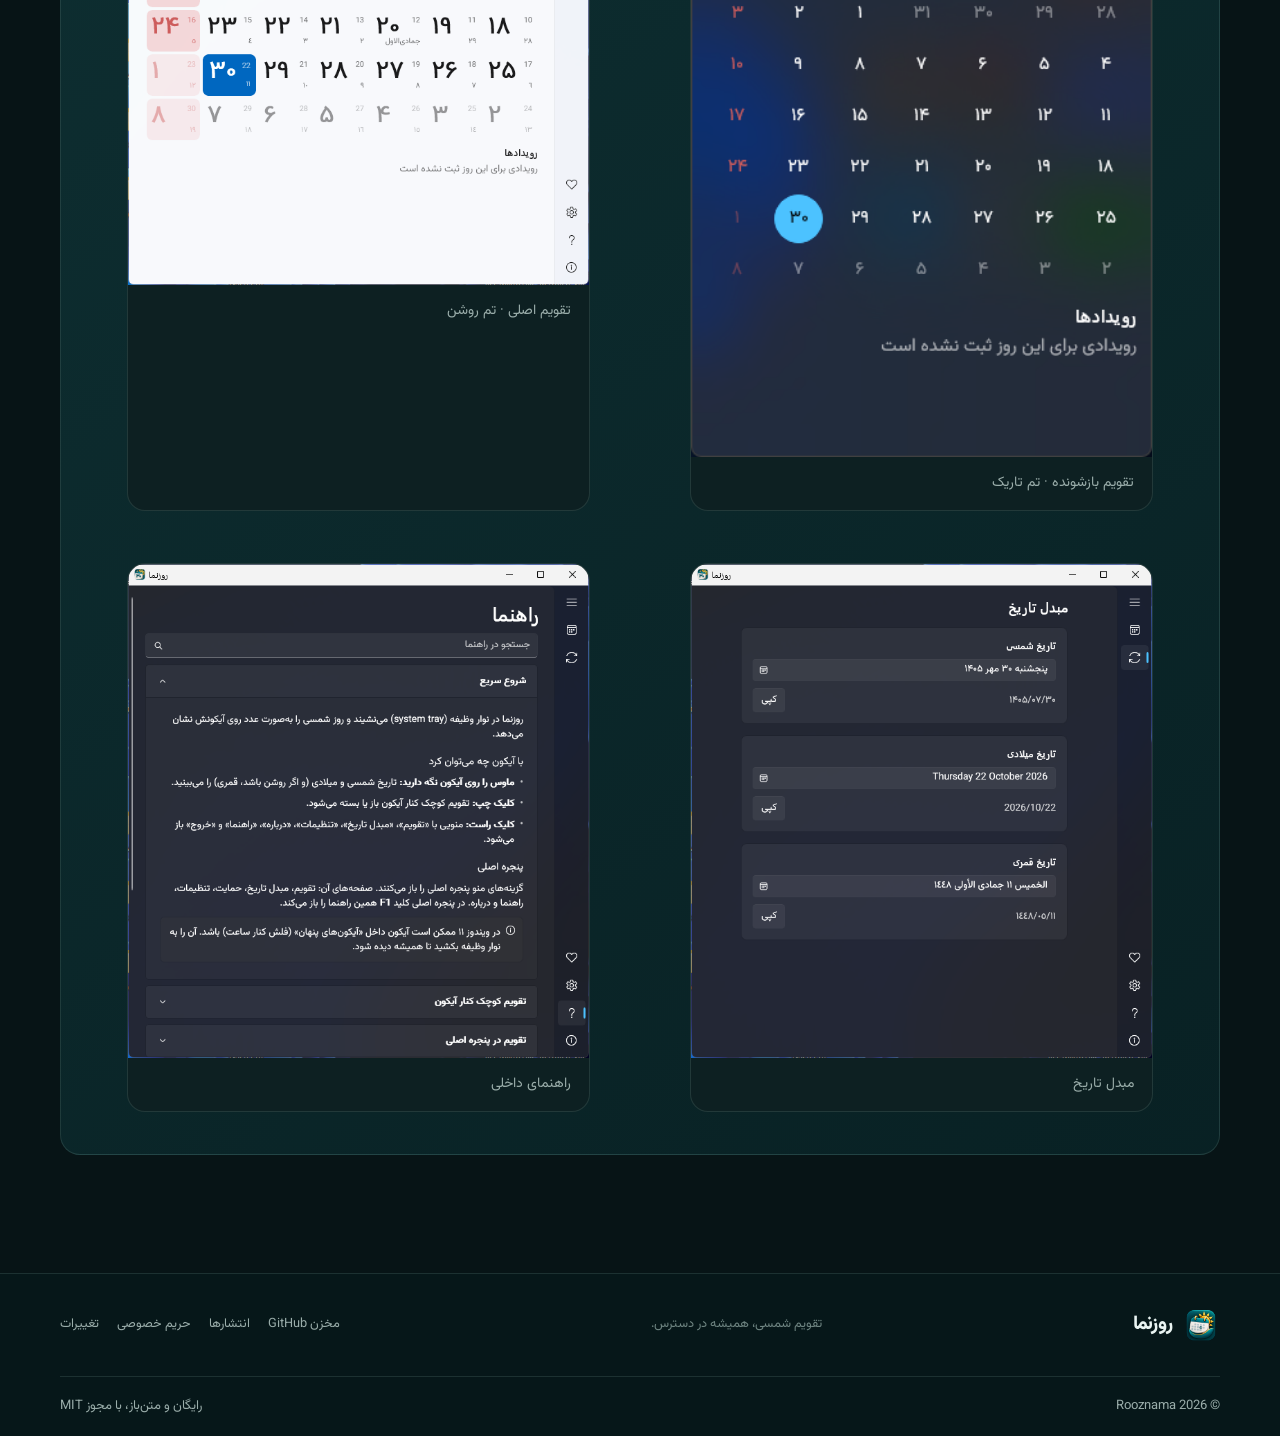
<file: docs/fa/features/index.html>
<!DOCTYPE html>
<html dir="rtl" lang="fa"><head><meta charset="utf-8"/><meta content="width=device-width,initial-scale=1" name="viewport"/><meta content="#071b1d" name="theme-color"/><title>امکانات روزنما | تقویم شمسی ویندوز</title><meta content="امکانات روزنما: تاریخ در System Tray، تقویم بازشونده و اصلی، تبدیل شمسی و میلادی و قمری، مناسبت‌ها، تم‌ها و راهنمای داخلی." name="description"/><meta content="index,follow,max-image-preview:large" name="robots"/><link href="https://abulhallaj.github.io/rooznama/fa/features/" rel="canonical"/><link href="../../favico.ico" rel="icon" sizes="any"/><link href="../../assets/apple-touch-icon.png" rel="apple-touch-icon"/><link href="../../styles.css" rel="stylesheet"/><link href="https://abulhallaj.github.io/rooznama/fa/" hreflang="fa" rel="alternate"/><link href="https://abulhallaj.github.io/rooznama/en/features/" hreflang="en" rel="alternate"/><link href="https://abulhallaj.github.io/rooznama/en/" hreflang="x-default" rel="alternate"/><meta content="website" property="og:type"/><meta content="Rooznama | روزنما" property="og:site_name"/><meta content="امکانات روزنما | تقویم شمسی ویندوز" property="og:title"/><meta content="امکانات روزنما: تاریخ در System Tray، تقویم بازشونده و اصلی، تبدیل شمسی و میلادی و قمری، مناسبت‌ها، تم‌ها و راهنمای داخلی." property="og:description"/><meta content="https://abulhallaj.github.io/rooznama/assets/rooznama-icon-512.png" property="og:image"/><meta content="https://abulhallaj.github.io/rooznama/fa/features/" property="og:url"/></head><body><a class="skip-link" href="#main">رفتن به محتوای اصلی</a><header class="site-header"><div class="container nav-wrap"><a class="brand" href="../"><img alt="" src="../../assets/rooznama-icon-512.png"/><span>روزنما</span></a><button aria-controls="primary-nav" aria-expanded="false" aria-label="باز کردن منو" class="menu-toggle" type="button"><span></span><span></span></button><nav aria-label="ناوبری اصلی" class="nav" id="primary-nav"><a href="../">خانه</a><a aria-current="page" href="./">امکانات</a><a href="../download/">دریافت</a><a href="../changelog/">تغییرات</a><a href="../faq/">پرسش‌ها</a><a href="../privacy/">حریم خصوصی</a><div class="lang-switch"><a class="active" href="../">فا</a><a class="" href="../../en/">EN</a></div><a class="nav-github" href="https://github.com/Abulhallaj/rooznama" rel="noopener noreferrer" target="_blank">GitHub ↗</a></nav></div></header><main id="main"><section class="page-hero"><div class="container"><div class="eyebrow"><span class="eyebrow-dot"></span>امکانات روزنما</div><h1>تقویم‌های مهم،<br/><em>در یک نگاه.</em></h1><p>از تاریخ کنار ساعت تا مبدل سه‌تقویمه، روزنما برای دسترسی روزانه به تاریخ طراحی شده است.</p></div></section><section class="page-content"><div class="container"><div class="feature-list"><article class="feature-item"><button class="feature-thumb" type="button" data-lightbox-src="../../assets/rooznama_light_traytooltip.png" data-lightbox-alt="تاریخ در نوار وظیفه" aria-label="تاریخ در System Tray — برای بزرگ‌نمایی تصویر"><img src="../../assets/rooznama_light_traytooltip.png" alt="تاریخ در نوار وظیفه" loading="lazy"/></button><div class="feature-item-copy"><h3>تاریخ در System Tray</h3><p>نمایش عدد روز شمسی روی آیکون نوار وظیفه و نمایش تاریخ شمسی و میلادی در tooltip.</p></div></article>
<article class="feature-item"><button class="feature-thumb" type="button" data-lightbox-src="../../assets/rooznama_dark_flyoutwindow.png" data-lightbox-alt="تقویم بازشونده" aria-label="تقویم بازشونده — برای بزرگ‌نمایی تصویر"><img src="../../assets/rooznama_dark_flyoutwindow.png" alt="تقویم بازشونده" loading="lazy"/></button><div class="feature-item-copy"><h3>تقویم بازشونده</h3><p>نمای جمع‌وجور تقویم کنار نوار وظیفه با نماهای روز، ماه و سال.</p></div></article>
<article class="feature-item"><button class="feature-thumb" type="button" data-lightbox-src="../../assets/rooznama_dark_calendar.png" data-lightbox-alt="تقویم اصلی" aria-label="تقویم اصلی — برای بزرگ‌نمایی تصویر"><img src="../../assets/rooznama_dark_calendar.png" alt="تقویم اصلی" loading="lazy"/></button><div class="feature-item-copy"><h3>تقویم اصلی</h3><p>نمای ماهانه بزرگ‌تر با تاریخ میلادی و قمری در خانه‌های روز، شماره هفته و حرکت با کلیدهای جهت‌دار.</p></div></article>
<article class="feature-item"><button class="feature-thumb" type="button" data-lightbox-src="../../assets/rooznama_light_dateconvertor.png" data-lightbox-alt="مبدل سه‌تقویمه" aria-label="مبدل سه‌تقویمه — برای بزرگ‌نمایی تصویر"><img src="../../assets/rooznama_light_dateconvertor.png" alt="مبدل سه‌تقویمه" loading="lazy"/></button><div class="feature-item-copy"><h3>مبدل سه‌تقویمه</h3><p>تبدیل تاریخ بین شمسی، میلادی و قمری؛ تاریخ قمری بر اساس منبع انتخاب‌شده در تنظیمات.</p></div></article>
<article class="feature-item"><button class="feature-thumb" type="button" data-lightbox-src="../../assets/rooznama_light_calendar.png" data-lightbox-alt="مناسبت‌ها و تعطیلات" aria-label="مناسبت‌ها و تعطیلات — برای بزرگ‌نمایی تصویر"><img src="../../assets/rooznama_light_calendar.png" alt="مناسبت‌ها و تعطیلات" loading="lazy"/></button><div class="feature-item-copy"><h3>مناسبت‌ها و تعطیلات</h3><p>مناسبت‌های رسمی همراه برنامه برای سال‌های ۱۳۸۳ تا ۱۴۰۵ و قواعد ثابت تقویم‌ها برای پوشش سال‌های بعد. برخی تاریخ‌های قمریِ مبتنی بر قاعده ممکن است تقریبی باشند.</p></div></article>
<article class="feature-item"><button class="feature-thumb" type="button" data-lightbox-src="../../assets/rooznama_light_setting.png" data-lightbox-alt="تنظیمات تم و زبان" aria-label="تم و زبان — برای بزرگ‌نمایی تصویر"><img src="../../assets/rooznama_light_setting.png" alt="تنظیمات تم و زبان" loading="lazy"/></button><div class="feature-item-copy"><h3>تم و زبان</h3><p>تم روشن، تاریک یا هماهنگ با ویندوز؛ رابط کاربری فارسی و انگلیسی.</p></div></article>
<article class="feature-item"><button class="feature-thumb" type="button" data-lightbox-src="../../assets/rooznama_dark_help.png" data-lightbox-alt="راهنمای داخلی" aria-label="راهنمای داخلی — برای بزرگ‌نمایی تصویر"><img src="../../assets/rooznama_dark_help.png" alt="راهنمای داخلی" loading="lazy"/></button><div class="feature-item-copy"><h3>راهنمای داخلی</h3><p>راهنمای موضوعی با امکان جست‌وجو و دسترسی از منو یا کلید F1.</p></div></article>
<article class="feature-item"><button class="feature-thumb" type="button" data-lightbox-src="../../assets/rooznama_dark_setting.png" data-lightbox-alt="اجرای خودکار" aria-label="اجرای خودکار — برای بزرگ‌نمایی تصویر"><img src="../../assets/rooznama_dark_setting.png" alt="اجرای خودکار" loading="lazy"/></button><div class="feature-item-copy"><h3>اجرای خودکار</h3><p>امکان اجرای برنامه هنگام ورود به ویندوز، به انتخاب کاربر.</p></div></article></div><div class="content-panel" style="margin-top:22px"><h2>تصاویر محیط برنامه</h2><p>تصاویر زیر از نسخه واقعی روزنما گرفته شده‌اند.</p><div class="shot-grid"><figure class="shot-card"><img alt="تقویم کوچک روزنما در تم تاریک" loading="lazy" src="../../assets/rooznama_dark_flyoutwindow.png"/><figcaption>تقویم بازشونده · تم تاریک</figcaption></figure><figure class="shot-card"><img alt="تقویم اصلی روزنما در تم روشن" loading="lazy" src="../../assets/rooznama_light_calendar.png"/><figcaption>تقویم اصلی · تم روشن</figcaption></figure><figure class="shot-card"><img alt="مبدل تاریخ روزنما" loading="lazy" src="../../assets/rooznama_dark_dateconvertor.png"/><figcaption>مبدل تاریخ</figcaption></figure><figure class="shot-card"><img alt="راهنمای داخلی روزنما" loading="lazy" src="../../assets/rooznama_dark_help.png"/><figcaption>راهنمای داخلی</figcaption></figure></div></div></div></section></main><footer class="site-footer"><div class="container footer-top"><a class="brand" href="../"><img alt="" src="../../assets/rooznama-icon-512.png"/><span>روزنما</span></a><p>تقویم شمسی، همیشه در دسترس.</p><div class="footer-links"><a href="https://github.com/Abulhallaj/rooznama" rel="noopener" target="_blank">مخزن GitHub</a><a href="https://github.com/Abulhallaj/rooznama/releases" rel="noopener" target="_blank">انتشارها</a><a href="../privacy/">حریم خصوصی</a><a href="../changelog/">تغییرات</a></div></div><div class="container footer-bottom"><span>© 2026 Rooznama</span><span>رایگان و متن‌باز، با مجوز MIT</span></div></footer><script defer="" src="../../script.js"></script></body></html>
</file>
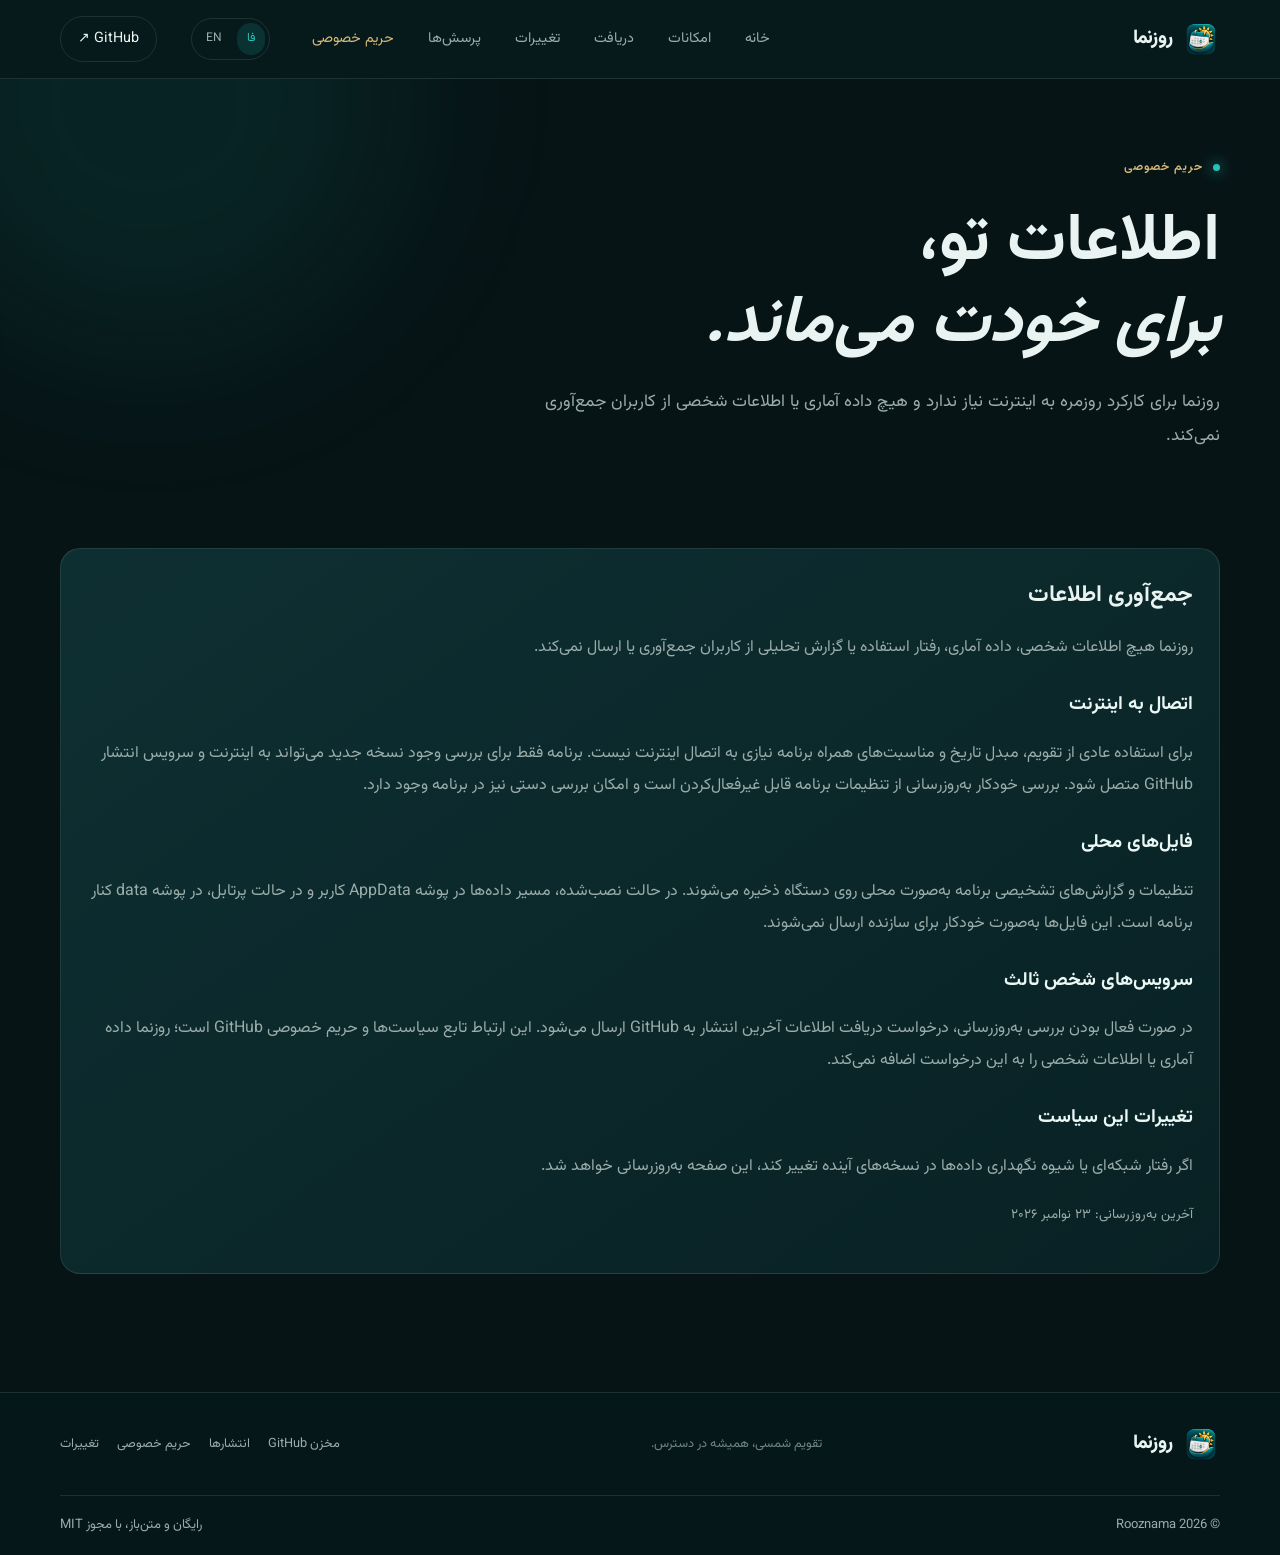
<file: docs/fa/privacy/index.html>
<!DOCTYPE html>
<html dir="rtl" lang="fa"><head><meta charset="utf-8"/><meta content="width=device-width,initial-scale=1" name="viewport"/><meta content="#071b1d" name="theme-color"/><title>حریم خصوصی روزنما</title><meta content="سیاست حریم خصوصی روزنما: عدم جمع‌آوری اطلاعات شخصی یا آماری، استفاده آفلاین و اتصال اختیاری برای بررسی به‌روزرسانی از GitHub." name="description"/><meta content="index,follow,max-image-preview:large" name="robots"/><link href="https://abulhallaj.github.io/rooznama/fa/privacy/" rel="canonical"/><link href="../../favico.ico" rel="icon" sizes="any"/><link href="../../assets/apple-touch-icon.png" rel="apple-touch-icon"/><link href="../../styles.css" rel="stylesheet"/><link href="https://abulhallaj.github.io/rooznama/fa/" hreflang="fa" rel="alternate"/><link href="https://abulhallaj.github.io/rooznama/en/privacy/" hreflang="en" rel="alternate"/><link href="https://abulhallaj.github.io/rooznama/en/" hreflang="x-default" rel="alternate"/><meta content="website" property="og:type"/><meta content="Rooznama | روزنما" property="og:site_name"/><meta content="حریم خصوصی روزنما" property="og:title"/><meta content="سیاست حریم خصوصی روزنما: عدم جمع‌آوری اطلاعات شخصی یا آماری، استفاده آفلاین و اتصال اختیاری برای بررسی به‌روزرسانی از GitHub." property="og:description"/><meta content="https://abulhallaj.github.io/rooznama/assets/rooznama-icon-512.png" property="og:image"/><meta content="https://abulhallaj.github.io/rooznama/fa/privacy/" property="og:url"/></head><body><a class="skip-link" href="#main">رفتن به محتوای اصلی</a><header class="site-header"><div class="container nav-wrap"><a class="brand" href="../"><img alt="" src="../../assets/rooznama-icon-512.png"/><span>روزنما</span></a><button aria-controls="primary-nav" aria-expanded="false" aria-label="باز کردن منو" class="menu-toggle" type="button"><span></span><span></span></button><nav aria-label="ناوبری اصلی" class="nav" id="primary-nav"><a href="../">خانه</a><a href="../features/">امکانات</a><a href="../download/">دریافت</a><a href="../changelog/">تغییرات</a><a href="../faq/">پرسش‌ها</a><a aria-current="page" href="./">حریم خصوصی</a><div class="lang-switch"><a class="active" href="../">فا</a><a class="" href="../../en/">EN</a></div><a class="nav-github" href="https://github.com/Abulhallaj/rooznama" rel="noopener noreferrer" target="_blank">GitHub ↗</a></nav></div></header><main id="main"><section class="page-hero"><div class="container"><div class="eyebrow"><span class="eyebrow-dot"></span>حریم خصوصی</div><h1>اطلاعات تو،<br/><em>برای خودت می‌ماند.</em></h1><p>روزنما برای کارکرد روزمره به اینترنت نیاز ندارد و هیچ داده آماری یا اطلاعات شخصی از کاربران جمع‌آوری نمی‌کند.</p></div></section><section class="page-content"><div class="container"><div class="content-panel"><h2>جمع‌آوری اطلاعات</h2><p>روزنما هیچ اطلاعات شخصی، داده آماری، رفتار استفاده یا گزارش تحلیلی از کاربران جمع‌آوری یا ارسال نمی‌کند.</p><h3>اتصال به اینترنت</h3><p>برای استفاده عادی از تقویم، مبدل تاریخ و مناسبت‌های همراه برنامه نیازی به اتصال اینترنت نیست. برنامه فقط برای بررسی وجود نسخه جدید می‌تواند به اینترنت و سرویس انتشار GitHub متصل شود. بررسی خودکار به‌روزرسانی از تنظیمات برنامه قابل غیرفعال‌کردن است و امکان بررسی دستی نیز در برنامه وجود دارد.</p><h3>فایل‌های محلی</h3><p>تنظیمات و گزارش‌های تشخیصی برنامه به‌صورت محلی روی دستگاه ذخیره می‌شوند. در حالت نصب‌شده، مسیر داده‌ها در پوشه AppData کاربر و در حالت پرتابل، در پوشه data کنار برنامه است. این فایل‌ها به‌صورت خودکار برای سازنده ارسال نمی‌شوند.</p><h3>سرویس‌های شخص ثالث</h3><p>در صورت فعال بودن بررسی به‌روزرسانی، درخواست دریافت اطلاعات آخرین انتشار به GitHub ارسال می‌شود. این ارتباط تابع سیاست‌ها و حریم خصوصی GitHub است؛ روزنما داده آماری یا اطلاعات شخصی را به این درخواست اضافه نمی‌کند.</p><h3>تغییرات این سیاست</h3><p>اگر رفتار شبکه‌ای یا شیوه نگهداری داده‌ها در نسخه‌های آینده تغییر کند، این صفحه به‌روزرسانی خواهد شد.</p><p><small>آخرین به‌روزرسانی: ۲۳ نوامبر ۲۰۲۶</small></p></div></div></section></main><footer class="site-footer"><div class="container footer-top"><a class="brand" href="../"><img alt="" src="../../assets/rooznama-icon-512.png"/><span>روزنما</span></a><p>تقویم شمسی، همیشه در دسترس.</p><div class="footer-links"><a href="https://github.com/Abulhallaj/rooznama" rel="noopener" target="_blank">مخزن GitHub</a><a href="https://github.com/Abulhallaj/rooznama/releases" rel="noopener" target="_blank">انتشارها</a><a href="./">حریم خصوصی</a><a href="../changelog/">تغییرات</a></div></div><div class="container footer-bottom"><span>© 2026 Rooznama</span><span>رایگان و متن‌باز، با مجوز MIT</span></div></footer><script defer="" src="../../script.js"></script></body></html>
</file>
<file: docs/styles.css>
@charset "UTF-8";
@import url(https://fonts.googleapis.com/css2?family=Vazirmatn:wght@400;500;600;700;800&display=swap);
:root{
  color-scheme:dark;
  --bg:#071416;--bg-deep:#050d0f;--surface:#0d2022;--surface-2:#10282a;
  --text:#edf5f1;--muted:#9aadaa;--muted-2:#6f8582;
  --teal:#24c4b7;--teal-bright:#58e0d0;--gold:#d7b978;--line:rgba(179,220,210,.13);
  --font:"Vazirmatn","Segoe UI",Tahoma,sans-serif;
  --max:1160px;--radius:22px;--ease:cubic-bezier(.2,.75,.25,1)
}
*{box-sizing:border-box}
html{scroll-behavior:smooth;scroll-padding-top:90px}
body{margin:0;background:var(--bg);color:var(--text);font-family:var(--font);line-height:1.8;-webkit-font-smoothing:antialiased;overflow-x:hidden}
body:before{content:"";position:fixed;inset:0;pointer-events:none;z-index:-1;opacity:.17;background-image:linear-gradient(rgba(170,220,210,.045) 1px,transparent 1px),linear-gradient(90deg,rgba(170,220,210,.045) 1px,transparent 1px);background-size:64px 64px;mask-image:linear-gradient(to bottom,black,transparent 80%)}
a{color:inherit;text-decoration:none}
button{font:inherit}
img{display:block;max-width:100%}
.container{width:min(var(--max),calc(100% - 48px));margin-inline:auto}
.skip-link{position:absolute;top:-60px;right:20px;padding:10px 16px;background:var(--teal);color:#04201e;border-radius:8px;z-index:200}
.skip-link:focus{top:12px}
.site-header{position:sticky;top:0;z-index:100;background:rgba(5,16,18,.76);border-bottom:1px solid var(--line);backdrop-filter:blur(18px);-webkit-backdrop-filter:blur(18px)}
.nav-wrap{height:76px;display:flex;align-items:center;justify-content:space-between}
.brand{display:inline-flex;align-items:center;gap:12px;font-size:1.22rem;font-weight:800;letter-spacing:-.04em}
.brand-mark{width:31px;height:31px;border:1px solid rgba(88,224,208,.65);border-radius:10px;display:grid;grid-template-columns:repeat(2,1fr);gap:3px;padding:6px;transform:rotate(-7deg);box-shadow:0 0 24px rgba(36,196,183,.14)}
.brand-mark span{background:var(--teal);border-radius:2px}
.brand-mark span:nth-child(2),.brand-mark span:nth-child(3){background:var(--gold)}
.nav{display:flex;align-items:center;gap:34px;color:var(--muted);font-size:.9rem}
.nav>a{transition:color .2s}
.nav>a:hover{color:var(--teal-bright)}
.nav .nav-github{padding:9px 17px;border:1px solid var(--line);border-radius:999px;color:var(--text)}
.nav-github span{color:var(--gold);margin-right:4px}
.menu-toggle{display:none;background:none;border:1px solid var(--line);border-radius:10px;width:44px;height:42px;padding:11px;cursor:pointer}
.menu-toggle span{display:block;height:1px;background:var(--text);margin:6px 0}
.hero{position:relative;min-height:720px;padding:88px 0 30px;overflow:hidden;background:radial-gradient(ellipse at 77% 38%,rgba(22,105,99,.17),transparent 42%),linear-gradient(180deg,#081719 0%,#071416 88%)}
.hero-grid{position:relative;display:grid;grid-template-columns:.92fr 1.08fr;align-items:center;gap:52px;min-height:560px}
.hero-glow{position:absolute;border-radius:50%;filter:blur(2px);pointer-events:none}
.hero-glow-a{width:430px;height:430px;right:-240px;top:50px;background:radial-gradient(circle,rgba(36,196,183,.12),transparent 68%)}
.hero-glow-b{width:360px;height:360px;left:-220px;bottom:-150px;background:radial-gradient(circle,rgba(215,185,120,.08),transparent 70%)}
.eyebrow,.section-kicker{display:flex;align-items:center;gap:10px;color:var(--gold);font-size:.76rem;font-weight:600;letter-spacing:.08em}
.eyebrow{margin-bottom:23px}
.eyebrow-dot,.live-dot{width:7px;height:7px;background:var(--teal);border-radius:50%;box-shadow:0 0 14px var(--teal)}
.hero h1{font-size:clamp(2.7rem,5.4vw,5rem);line-height:1.28;letter-spacing:-.055em;margin:0 0 22px;font-weight:800}
.hero h1 span{color:var(--teal-bright);text-shadow:0 0 42px rgba(36,196,183,.15)}
.hero-lead{font-size:1.18rem;line-height:2;color:#d8e5df;margin:0 0 12px;max-width:560px}
.hero-detail{font-size:.95rem;color:var(--muted);max-width:540px;margin:0 0 30px}
.hero-actions{display:flex;align-items:center;gap:14px;flex-wrap:wrap}
.button{display:inline-flex;align-items:center;justify-content:center;gap:20px;padding:13px 21px;border-radius:12px;font-size:.92rem;font-weight:700;transition:transform .25s var(--ease),box-shadow .25s,border-color .25s}
.button:hover{transform:translateY(-3px)}
.button-primary{color:#05201e;background:linear-gradient(135deg,#66e2d2,#25b8ab);box-shadow:0 10px 32px rgba(36,196,183,.16)}
.button-primary:hover{box-shadow:0 14px 36px rgba(36,196,183,.27)}
.button-arrow{font-size:1.2rem}
.button-quiet{color:var(--muted);border:1px solid var(--line);background:rgba(255,255,255,.018)}
.button-quiet:hover{border-color:rgba(88,224,208,.4);color:var(--text)}
.hero-meta{display:flex;flex-wrap:wrap;gap:20px;margin-top:32px;color:var(--muted-2);font-size:.78rem}
.meta-check{font-style:normal;color:var(--teal);margin-left:6px}
.hero-product{position:relative;min-height:510px;display:flex;align-items:center;justify-content:center}
.product-orbit{position:absolute;border:1px solid rgba(88,224,208,.13);border-radius:50%;transform:rotate(-18deg)}
.orbit-one{width:530px;height:340px}
.orbit-two{width:600px;height:420px;border-color:rgba(215,185,120,.11);transform:rotate(28deg)}
.product-window{position:absolute;background:#e9edf0;border:1px solid rgba(255,255,255,.45);border-radius:13px;overflow:hidden;box-shadow:0 32px 90px rgba(0,0,0,.5),0 0 0 7px rgba(255,255,255,.035)}
.main-window{width:min(66%,370px);right:8%;top:50px;transform:rotate(-3deg);z-index:2}
.window-top{height:30px;background:#e9edf0;color:#273238;display:flex;justify-content:space-between;align-items:center;padding:0 11px;font-size:10px}
.window-title{display:flex;align-items:center;gap:7px}
.mini-mark{width:9px;height:9px;border-radius:3px;background:#21b8aa}
.window-controls{direction:ltr;color:#566168}
.main-window img{width:100%;height:auto}
.flyout-window{width:min(47%,260px);left:3%;bottom:27px;transform:rotate(4deg);z-index:3;border-radius:12px}
.flyout-window img{width:100%;height:auto}
.flyout-label{display:flex;align-items:center;gap:8px;background:#f7f8f8;color:#40504f;padding:9px 12px;font-size:10px}
.flyout-label .live-dot{width:6px;height:6px}
.floating-note{position:absolute;left:0;top:82px;z-index:4;display:flex;align-items:center;gap:11px;padding:12px 16px;background:rgba(13,32,34,.9);border:1px solid rgba(88,224,208,.22);border-radius:14px;box-shadow:0 16px 40px rgba(0,0,0,.25);backdrop-filter:blur(12px)}
.note-icon{display:grid;place-items:center;width:38px;height:38px;border-radius:11px;background:rgba(36,196,183,.15);color:var(--teal-bright);font-weight:800}
.floating-note strong,.floating-note small{display:block}
.floating-note strong{font-size:.78rem}
.floating-note small{font-size:.68rem;color:var(--muted)}
.hero-bottom{display:flex;align-items:center;gap:16px;color:var(--muted-2);font-size:.72rem;margin-top:30px}
.hero-bottom a{color:var(--muted)}
.scroll-line{height:1px;width:62px;background:linear-gradient(90deg,transparent,var(--teal))}
.section-pad{padding:112px 0}
.intro-section{background:#09191b;border-block:1px solid var(--line)}
.intro-grid{display:grid;grid-template-columns:.55fr 1fr .9fr;gap:48px;align-items:start}
.section-kicker{font-size:.7rem;letter-spacing:.04em}
.section-kicker span{color:var(--teal)}
.intro-content h2,.showcase-copy h2,.download-copy h2{font-size:clamp(2rem,4vw,3.45rem);line-height:1.35;letter-spacing:-.045em;margin:0 0 20px}
.intro-content h2 em,.download-copy h2 em{font-style:normal;color:var(--teal-bright)}
.intro-content>p,.showcase-copy>p,.download-copy>p{color:var(--muted);font-size:.98rem;line-height:2.1;margin:0;max-width:520px}
.intro-points{display:flex;gap:24px;margin-top:34px;flex-wrap:wrap}
.intro-points div{display:flex;flex-direction:column;gap:3px}
.intro-points b{font-size:.7rem;color:var(--gold);font-weight:500;letter-spacing:.1em}
.intro-points span{font-size:.8rem;color:#d9e4df}
.experience-shot,.main-shot{margin:0;position:relative;background:#101d1f;border:1px solid var(--line);border-radius:18px;padding:12px;box-shadow:0 24px 70px rgba(0,0,0,.24)}
.experience-shot{max-width:290px;justify-self:end}
.experience-shot img{width:100%;border-radius:8px}
.shot-caption,.shot-topline{display:flex;justify-content:space-between;color:#7e9994;font:9px/1.5 "Segoe UI",sans-serif;letter-spacing:.12em;padding:5px 5px 12px;direction:ltr}
.experience-shot figcaption{font-size:.73rem;color:var(--muted);padding:12px 5px 3px}
.features-section{background:linear-gradient(180deg,#071416,#09191b)}
.section-heading{display:flex;justify-content:space-between;align-items:end;gap:30px;margin-bottom:42px}
.section-heading h2{font-size:clamp(2rem,4vw,3rem);margin:10px 0 0;letter-spacing:-.04em}
.section-heading>p{color:var(--muted);max-width:330px;font-size:.9rem;margin:0 0 5px}
.feature-grid{display:grid;grid-template-columns:repeat(3,1fr);gap:15px}
.feature-card{position:relative;min-height:245px;padding:27px 26px;border:1px solid var(--line);border-radius:18px;background:linear-gradient(145deg,rgba(19,48,49,.78),rgba(10,27,29,.82));overflow:hidden;transition:transform .3s var(--ease),border-color .3s,background .3s}
.feature-card:hover{transform:translateY(-5px);border-color:rgba(88,224,208,.35);background:linear-gradient(145deg,rgba(22,61,60,.88),rgba(10,27,29,.9))}
.feature-card-large{grid-column:span 2;display:flex;align-items:center;gap:26px;min-height:245px}
.feature-symbol{width:48px;height:48px;display:grid;place-items:center;border:1px solid rgba(88,224,208,.22);border-radius:14px;color:var(--teal-bright);font-size:1.45rem;background:rgba(36,196,183,.07);margin-bottom:24px}
.feature-card-large .feature-symbol{flex:0 0 78px;width:78px;height:78px;font-size:1.65rem}
.symbol-calendar{position:relative;font-size:1.1rem!important;font-weight:800}
.symbol-calendar:before{content:"";position:absolute;top:15px;left:12px;right:12px;height:1px;background:rgba(88,224,208,.35)}
.feature-index{font:9px/1.4 "Segoe UI",sans-serif;letter-spacing:.14em;color:var(--gold)}
.feature-card h3{font-size:1.08rem;margin:8px 0}
.feature-card p{font-size:.83rem;color:var(--muted);line-height:2;margin:0;max-width:460px}
.feature-card-wide{grid-column:span 2;display:flex;align-items:center;gap:22px;min-height:205px}
.feature-card-wide .feature-symbol{flex:0 0 54px;margin:0}
.wide-decoration{font:700 6rem/1 "Segoe UI",sans-serif;color:rgba(88,224,208,.055);margin-right:auto}
.showcase-section{background:#0b1c1e;border-block:1px solid var(--line)}
.showcase-grid{display:grid;grid-template-columns:.7fr 1.3fr;align-items:center;gap:75px}
.showcase-copy h2{margin-top:15px}
.text-link{display:inline-flex;align-items:center;gap:12px;margin-top:28px;color:var(--teal-bright);font-size:.86rem}
.text-link span{font-size:1.1rem}
.main-shot{max-width:650px;justify-self:end}
.main-shot img{width:100%;border-radius:8px}
.download-section{padding:100px 0 120px}
.download-panel{position:relative;display:grid;grid-template-columns:1fr .75fr;align-items:center;min-height:420px;padding:65px 7%;border:1px solid rgba(88,224,208,.2);border-radius:26px;overflow:hidden;background:radial-gradient(ellipse at 78% 50%,rgba(36,196,183,.14),transparent 42%),linear-gradient(125deg,#102b2b,#0a1b1d 68%);box-shadow:0 30px 90px rgba(0,0,0,.2)}
.download-copy{position:relative;z-index:2}
.download-copy h2{margin:14px 0}
.download-copy>p{max-width:480px;margin-bottom:25px}
.download-copy .button{margin-top:2px}
.download-note{display:block;color:var(--muted-2);font-size:.7rem;margin-top:15px}
.download-visual{position:relative;min-height:270px;display:grid;place-items:center}
.download-card{position:relative;z-index:2;width:190px;height:235px;border:1px solid rgba(220,244,234,.25);border-radius:20px;background:linear-gradient(145deg,rgba(28,72,69,.9),rgba(8,25,27,.94));box-shadow:0 24px 65px rgba(0,0,0,.35);display:flex;flex-direction:column;align-items:center;justify-content:center;transform:rotate(7deg)}
.download-logo{width:62px;height:62px;display:grid;place-items:center;border:1px solid rgba(88,224,208,.45);border-radius:18px;color:var(--teal-bright);font-size:2.1rem;font-weight:800;box-shadow:0 0 35px rgba(36,196,183,.12);margin-bottom:16px}
.download-card strong{font-size:1.3rem}
.download-card small{color:var(--muted);font-size:.7rem}
.download-card-line{height:1px;width:70%;background:var(--line);margin:22px 0 12px}
.download-card-type{font:9px "Segoe UI",sans-serif;letter-spacing:.18em;color:var(--gold)}
.download-ring{position:absolute;width:310px;height:310px;border:1px solid rgba(215,185,120,.17);border-radius:50%;box-shadow:0 0 0 34px rgba(215,185,120,.025),0 0 0 70px rgba(88,224,208,.018)}
.site-footer{border-top:1px solid var(--line);background:#050f11}
.footer-top{display:flex;align-items:center;justify-content:space-between;gap:25px;padding:34px 0}
.footer-top>p{color:var(--muted-2);font-size:.8rem;margin:0}
.footer-links{display:flex;gap:22px;color:var(--muted);font-size:.8rem}
.footer-links a:hover{color:var(--teal)}
.footer-bottom{border-top:1px solid var(--line);padding:16px 0 22px;display:flex;justify-content:space-between;color:var(--muted-2);font-size:.7rem}
.footer-bottom i{font-style:normal;color:var(--gold);margin-right:5px}
.reveal{opacity:0;transform:translateY(18px);transition:opacity .7s var(--ease),transform .7s var(--ease)}
.reveal.is-visible{opacity:1;transform:translateY(0)}
@media(max-width:980px){
 .hero-grid{gap:20px;grid-template-columns:.95fr 1.05fr}.hero-product{min-height:440px}.main-window{width:70%;right:4%}.flyout-window{width:48%}
 .intro-grid{grid-template-columns:.35fr 1fr;gap:30px}.experience-shot{grid-column:2;justify-self:start;max-width:230px;margin-top:15px}
 .showcase-grid{gap:40px}.feature-grid{grid-template-columns:repeat(2,1fr)}
}
@media(max-width:700px){
 .container{width:min(100% - 34px,var(--max))}
 .nav-wrap{height:66px}.menu-toggle{display:block}
 .nav{display:none;position:absolute;top:65px;left:17px;right:17px;padding:17px;background:rgba(7,20,22,.97);border:1px solid var(--line);border-radius:15px;box-shadow:0 20px 40px rgba(0,0,0,.3);flex-direction:column;align-items:stretch;gap:0}
 .nav.is-open{display:flex}.nav>a{padding:12px 8px}.nav .nav-github{margin-top:7px;text-align:center}
 .hero{padding:60px 0 25px}.hero-grid{display:flex;flex-direction:column;align-items:stretch;gap:25px;min-height:0}
 .hero h1{font-size:clamp(2.65rem,12vw,4rem)}.hero-lead{font-size:1.05rem}.hero-detail{font-size:.88rem}
 .hero-product{min-height:410px;width:100%;max-width:480px;margin:0 auto}.main-window{width:68%;right:9%;top:35px}.flyout-window{width:44%;left:3%;bottom:20px}.orbit-one{width:95%;height:280px}.orbit-two{width:105%;height:340px}.floating-note{left:0;top:58px;padding:9px 11px}
 .hero-bottom{margin-top:12px}
 .section-pad{padding:76px 0}
 .intro-grid{grid-template-columns:1fr;gap:22px}.intro-content h2,.showcase-copy h2,.download-copy h2{font-size:2.35rem}
 .experience-shot{grid-column:auto;justify-self:center;max-width:240px;margin-top:5px}
 .section-heading{display:block}.section-heading>p{margin-top:15px}
 .feature-grid{grid-template-columns:1fr;gap:12px}.feature-card,.feature-card-large,.feature-card-wide{grid-column:auto;min-height:0;padding:23px}.feature-card-large{gap:17px}.feature-card-large .feature-symbol{flex-basis:60px;width:60px;height:60px}.feature-card-wide{gap:15px}
 .showcase-grid{grid-template-columns:1fr;gap:30px}.main-shot{justify-self:stretch}
 .download-section{padding:70px 0 80px}.download-panel{grid-template-columns:1fr;padding:38px 25px 25px;gap:15px}.download-visual{min-height:240px}.download-card{width:165px;height:205px}
 .footer-top{flex-wrap:wrap}.footer-top>p{order:3;width:100%}.footer-bottom{gap:10px;flex-wrap:wrap}
}
@media(max-width:390px){
 .hero-actions{align-items:stretch;flex-direction:column}.button{width:100%}.hero-product{min-height:350px}.floating-note{transform:scale(.88);transform-origin:left top}
 .feature-card-large{align-items:flex-start}.feature-card-large .feature-symbol{flex-basis:48px;width:48px;height:48px}
}
@media(prefers-reduced-motion:reduce){
 html{scroll-behavior:auto}
 *,*::before,*::after{animation-duration:.01ms!important;animation-iteration-count:1!important;transition-duration:.01ms!important}
 .reveal{opacity:1;transform:none}
}


/* Rooznama site pages — keeps the original deep-teal / turquoise / gold identity */
:root{--page-bg:#071416;--panel:#0d2022;--panel-2:#10282a;--line:rgba(179,220,210,.13);--muted:#9aadaa;--accent:#24c4b7;--gold:#d7b978;--page-width:1160px}
html{scroll-behavior:smooth;scroll-padding-top:100px}body{background:var(--page-bg);color:#e9f4f2;font-family:"Vazirmatn","Segoe UI",Tahoma,sans-serif}a{color:inherit}.container{width:min(var(--page-width),calc(100% - 44px));margin-inline:auto}
.site-header{position:sticky;top:0;z-index:50;background:rgba(7,27,29,.88);backdrop-filter:blur(18px);border-bottom:1px solid var(--line)}
.nav-wrap{min-height:78px}.brand img{width:38px;height:38px;object-fit:contain;border-radius:10px}.brand{gap:10px}.nav a[aria-current=page]{color:var(--gold)}
.lang-switch{display:inline-flex;gap:5px;border:1px solid var(--line);border-radius:99px;padding:4px;margin-inline-start:8px}.lang-switch a{padding:5px 10px;border-radius:99px;font-size:12px;text-decoration:none}.lang-switch a.active{background:rgba(35,197,189,.15);color:var(--accent)}
.page-hero{padding:78px 0 48px;position:relative;overflow:hidden}.page-hero:before{content:"";position:absolute;width:500px;height:500px;border-radius:50%;background:rgba(22,173,165,.1);filter:blur(80px);inset:-230px auto auto -100px;pointer-events:none}.page-hero .eyebrow{color:var(--gold)}.page-hero h1{font-size:clamp(36px,6vw,66px);line-height:1.25;margin:18px 0}.page-hero p{max-width:720px;color:var(--muted);font-size:17px;line-height:2}.page-content{padding:30px 0 100px}.content-grid{display:grid;grid-template-columns:repeat(2,minmax(0,1fr));gap:18px}.info-card,.content-panel{background:linear-gradient(145deg,rgba(15,49,52,.94),rgba(9,34,37,.94));border:1px solid var(--line);border-radius:20px;padding:26px}.info-card h2,.content-panel h2{margin:0 0 12px;font-size:23px}.info-card p,.content-panel p,.content-panel li{color:var(--muted);line-height:2}.content-panel{margin-bottom:18px}.content-panel h3{color:#eaf8f5;margin:24px 0 8px}.content-panel a,.text-accent{color:var(--accent)}.content-panel ul{padding-inline-start:24px}.shot-grid{display:grid;grid-template-columns:repeat(2,minmax(0,1fr));gap:20px}.shot-card{background:var(--panel);border:1px solid var(--line);border-radius:18px;overflow:hidden}.shot-card img{width:100%;display:block}.shot-card figcaption{padding:14px 18px;color:var(--muted);font-size:14px}.shot-card small{display:block;color:var(--gold);letter-spacing:.1em;margin-bottom:5px}.feature-list{display:grid;grid-template-columns:repeat(2,minmax(0,1fr));gap:14px}.feature-list article{padding:22px;border:1px solid var(--line);border-radius:16px;background:rgba(12,42,45,.7)}.feature-list h3{margin:0 0 8px}.feature-list p{margin:0;color:var(--muted);line-height:1.9}.download-options{display:grid;grid-template-columns:repeat(2,minmax(0,1fr));gap:16px}.download-option{padding:22px;border:1px solid var(--line);border-radius:18px;background:var(--panel)}.download-option h3{margin:0 0 8px}.download-option p{color:var(--muted);line-height:1.8}.download-option .button{margin-top:10px}.button{cursor:pointer}.button-secondary{border:1px solid var(--line);background:rgba(255,255,255,.035);color:#eaf8f5}.release-note{color:var(--muted);font-size:13px;line-height:1.8;margin-top:20px}.faq-item{border-bottom:1px solid var(--line);padding:18px 0}.faq-item summary{cursor:pointer;font-weight:700;color:#eaf8f5}.faq-item p{color:var(--muted);line-height:1.9;margin-bottom:0}.timeline-item{border-inline-start:2px solid var(--accent);padding:0 22px 22px;margin-inline-start:8px;position:relative}.timeline-item:before{content:"";position:absolute;inset-inline-start:-7px;top:5px;width:12px;height:12px;background:var(--gold);border-radius:50%}.timeline-item time{color:var(--gold);font-size:13px}.timeline-item h3{margin:6px 0}.timeline-item ul{color:var(--muted);line-height:1.9}.site-footer{border-top:1px solid var(--line);background:#061719}.footer-top{padding-block:32px}.footer-bottom{border-top:1px solid var(--line);padding-block:18px;color:var(--muted);font-size:13px}.footer-links{display:flex;gap:18px;flex-wrap:wrap}.footer-links a{text-decoration:none;color:var(--muted)}.footer-links a:hover{color:var(--accent)}
.hero-product .main-window img{width:100%;display:block}.hero-product .flyout-window img{width:100%;display:block}.home-hero{padding-top:65px}.home-hero .hero-grid{align-items:center}.home-hero .hero-copy h1{font-size:clamp(42px,6vw,70px)}.home-hero .hero-copy h1 span{color:var(--gold)}.home-hero .hero-lead{font-size:18px;line-height:2}.home-screens{padding:60px 0}.home-screens h2,.home-features h2{font-size:clamp(28px,4vw,42px);margin-bottom:26px}.cta-strip{border:1px solid rgba(35,197,189,.24);border-radius:24px;padding:34px;background:radial-gradient(circle at 85% 20%,rgba(215,185,120,.12),transparent 35%),linear-gradient(120deg,#0d3437,#092326);display:flex;align-items:center;justify-content:space-between;gap:20px}.cta-strip h2{margin:0 0 8px}.cta-strip p{margin:0;color:var(--muted)}.license-mark{display:inline-flex;align-items:center;gap:8px;border:1px solid rgba(215,185,120,.3);border-radius:99px;padding:8px 13px;color:var(--gold);font-size:13px}
@media(max-width:760px){.content-grid,.shot-grid,.feature-list,.download-options{grid-template-columns:1fr}.page-hero{padding:54px 0 30px}.page-content{padding-top:15px}.cta-strip{align-items:flex-start;flex-direction:column}.lang-switch{margin:10px 0}.site-header .nav-wrap{flex-wrap:wrap}.page-hero p{font-size:15px}}

/* Hero product screenshots: preserve the real application silhouette. */
.hero-product .product-window{background:transparent;border:0;border-radius:0;overflow:visible;box-shadow:none}
.hero-product .main-window,.hero-product .flyout-window{transform:none}
.hero-product .window-top,.hero-product .flyout-label{display:none}
.hero-product .main-window img,.hero-product .flyout-window img{border:0;border-radius:0;box-shadow:0 24px 65px rgba(0,0,0,.38)}


/* System-tray tooltip hero composition */
.home-hero .hero-product{isolation:isolate}
.tray-tooltip-visual{position:absolute;z-index:5;width:clamp(205px,48%,310px);right:0;bottom:5px;transform:translateY(7px);filter:drop-shadow(0 18px 28px rgba(0,0,0,.35));animation:tray-float 5.5s ease-in-out infinite}
.tray-tooltip-picture{display:block;position:relative;aspect-ratio:307/144}
.tray-tooltip-picture img{position:absolute;inset:0;width:100%;height:100%;object-fit:contain;transition:opacity .35s ease,transform .35s ease}
.tray-tooltip-dark{opacity:0}
.tray-tooltip-visual:hover .tray-tooltip-light,.tray-tooltip-visual:focus-within .tray-tooltip-light{opacity:0}
.tray-tooltip-visual:hover .tray-tooltip-dark,.tray-tooltip-visual:focus-within .tray-tooltip-dark{opacity:1}
.tray-tooltip-visual:hover{transform:translateY(0) scale(1.025)}
.tray-tooltip-caption{display:block;text-align:center;margin-top:4px;color:var(--gold);font-size:9px;letter-spacing:.16em;font-weight:700}
@keyframes tray-float{0%,100%{translate:0 0}50%{translate:0 -7px}}
.feature-list article.feature-item{display:grid;grid-template-columns:116px minmax(0,1fr);align-items:center;gap:17px;min-width:0}
.feature-thumb{padding:0;border:1px solid rgba(179,220,210,.18);border-radius:12px;overflow:hidden;background:#081719;cursor:zoom-in;aspect-ratio:1/1;display:block;width:116px;transition:border-color .2s,transform .2s,box-shadow .2s}
.feature-thumb:hover,.feature-thumb:focus-visible{border-color:var(--teal-bright);transform:translateY(-2px);box-shadow:0 8px 24px rgba(0,0,0,.24);outline:none}
.feature-thumb img{width:100%;height:100%;object-fit:cover;object-position:top center}
.feature-item-copy{min-width:0}
.feature-item-copy h3{margin:0 0 7px}
.feature-item-copy p{margin:0}
.site-lightbox{position:fixed;inset:0;z-index:500;display:none;align-items:center;justify-content:center;padding:28px;background:rgba(1,8,9,.88);backdrop-filter:blur(10px);cursor:zoom-out}
.site-lightbox.is-open{display:flex}
.site-lightbox img{max-width:min(92vw,850px);max-height:88vh;width:auto;height:auto;object-fit:contain;border-radius:14px;box-shadow:0 25px 90px rgba(0,0,0,.5)}
.site-lightbox-close{position:absolute;top:18px;right:22px;width:44px;height:44px;border:1px solid rgba(255,255,255,.3);border-radius:50%;background:rgba(255,255,255,.1);color:white;font-size:27px;line-height:1;cursor:pointer}
.download-option .button-primary{color:#03201e;background:linear-gradient(135deg,#78f0df,#39d2c1);text-shadow:none;box-shadow:0 8px 24px rgba(36,196,183,.2)}
.download-option .button-primary:hover{color:#021816;box-shadow:0 12px 30px rgba(36,196,183,.34)}
@media(max-width:980px){.tray-tooltip-visual{width:47%;right:-1%;bottom:2px}.feature-list article.feature-item{grid-template-columns:100px minmax(0,1fr)}.feature-thumb{width:100px}}
@media(max-width:700px){.tray-tooltip-visual{width:min(70%,285px);right:0;bottom:0}.hero-product{padding-bottom:72px}.feature-list article.feature-item{grid-template-columns:88px minmax(0,1fr);gap:13px}.feature-thumb{width:88px}}
@media(prefers-reduced-motion:reduce){.tray-tooltip-visual{animation:none}}

.feature-item:first-child .feature-thumb img{object-fit:contain;background:#101b1d}
</file>
